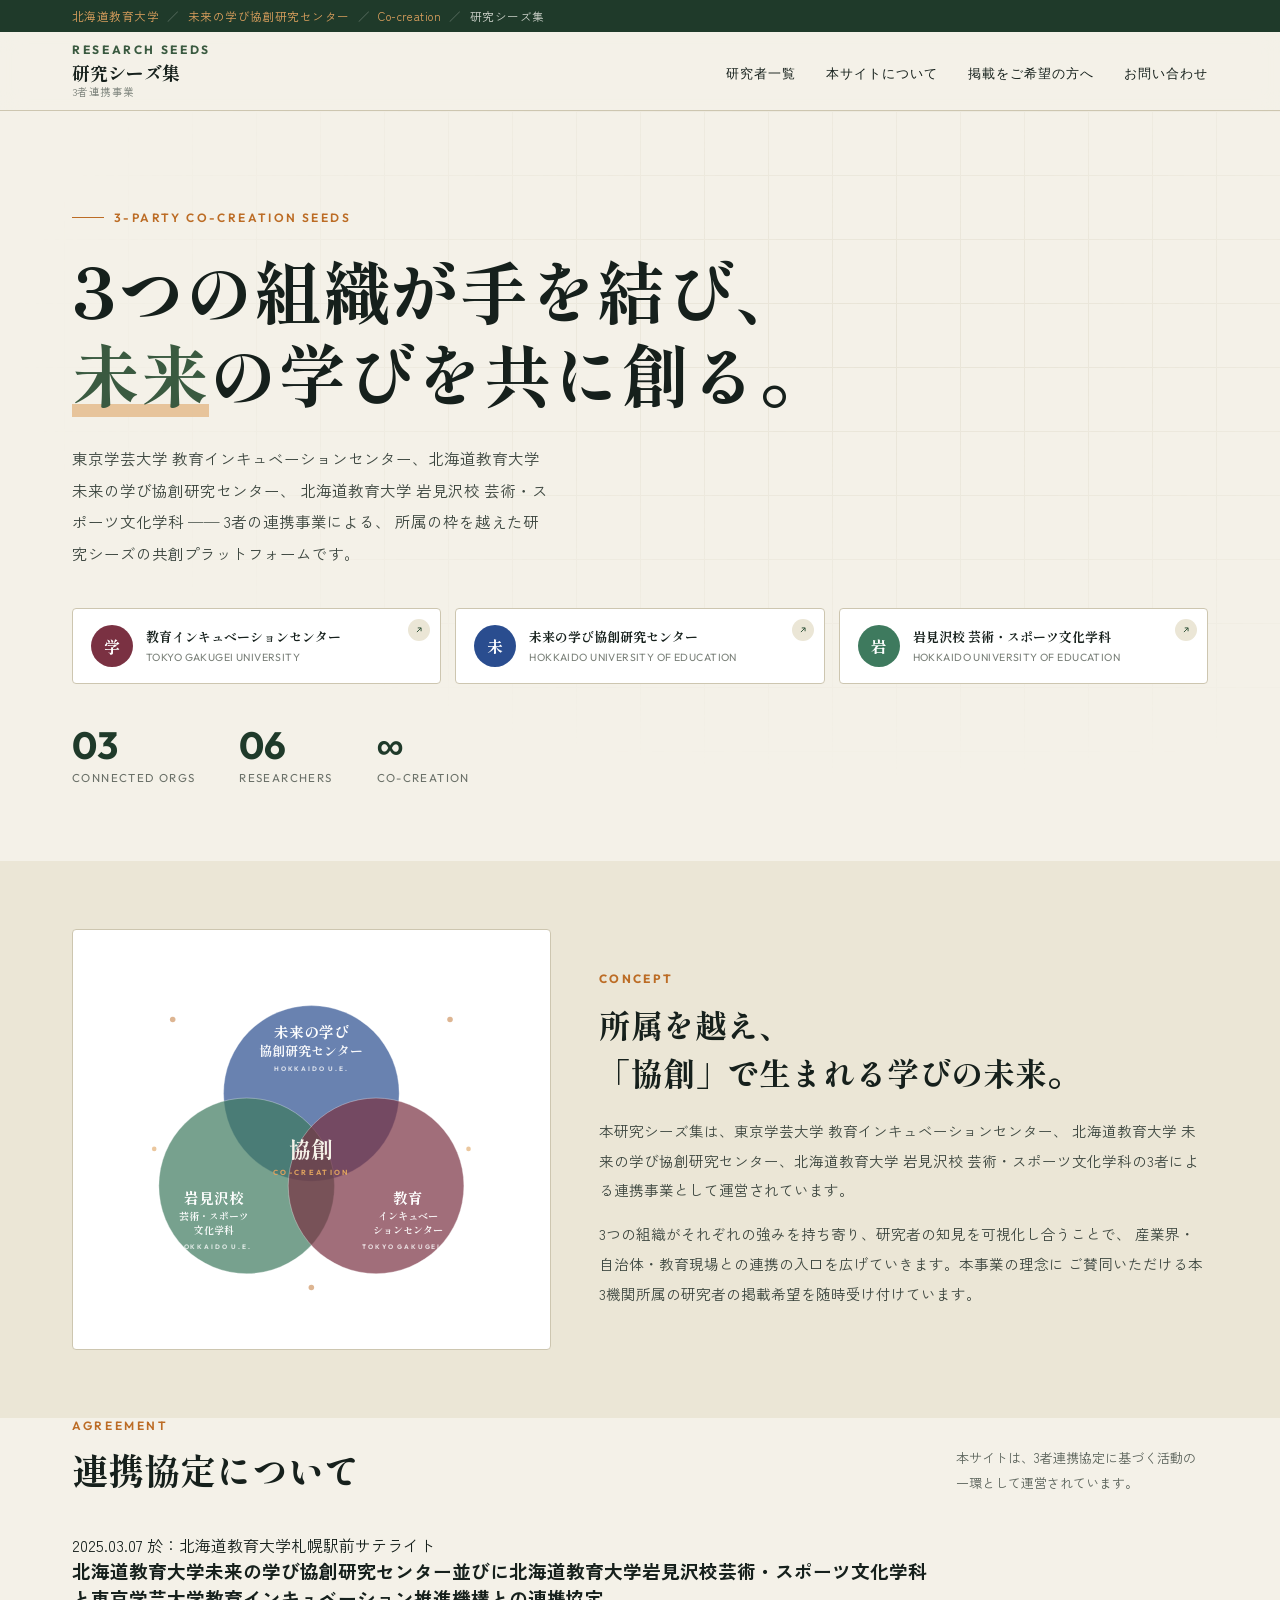
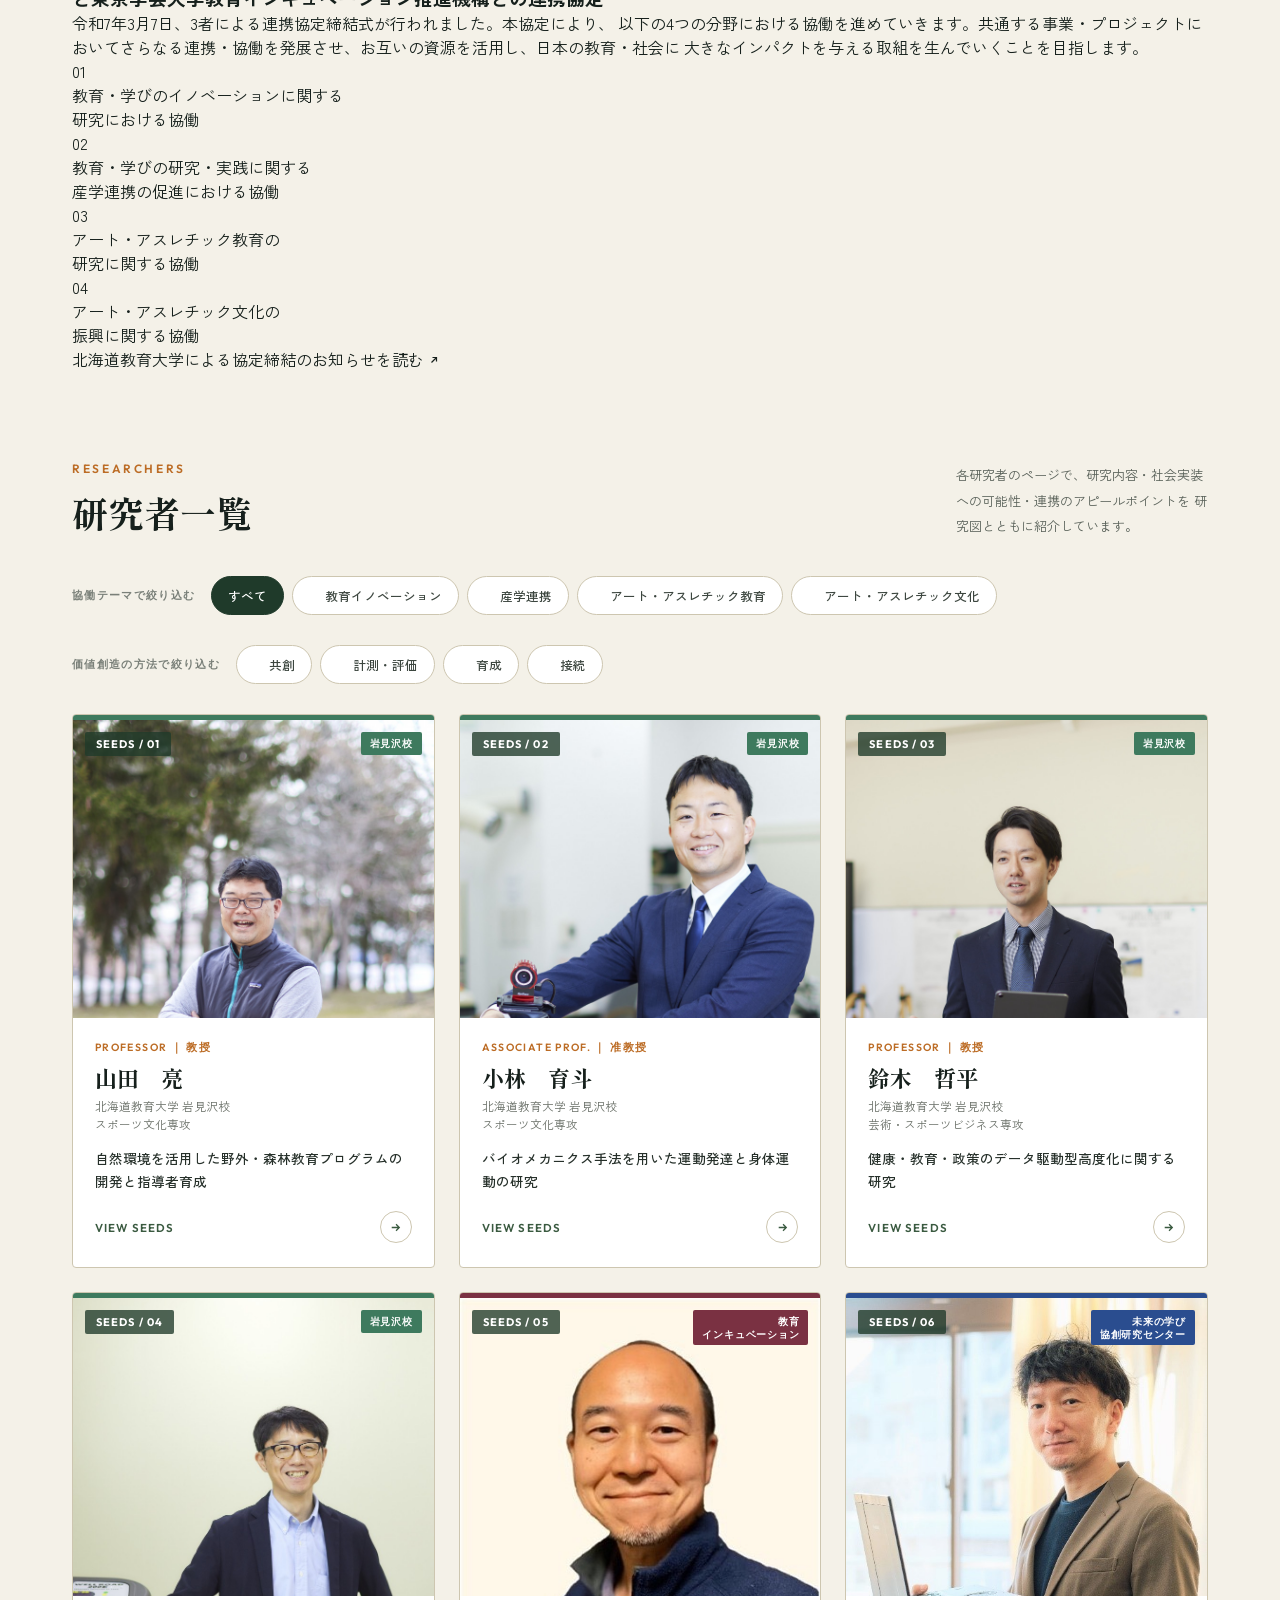
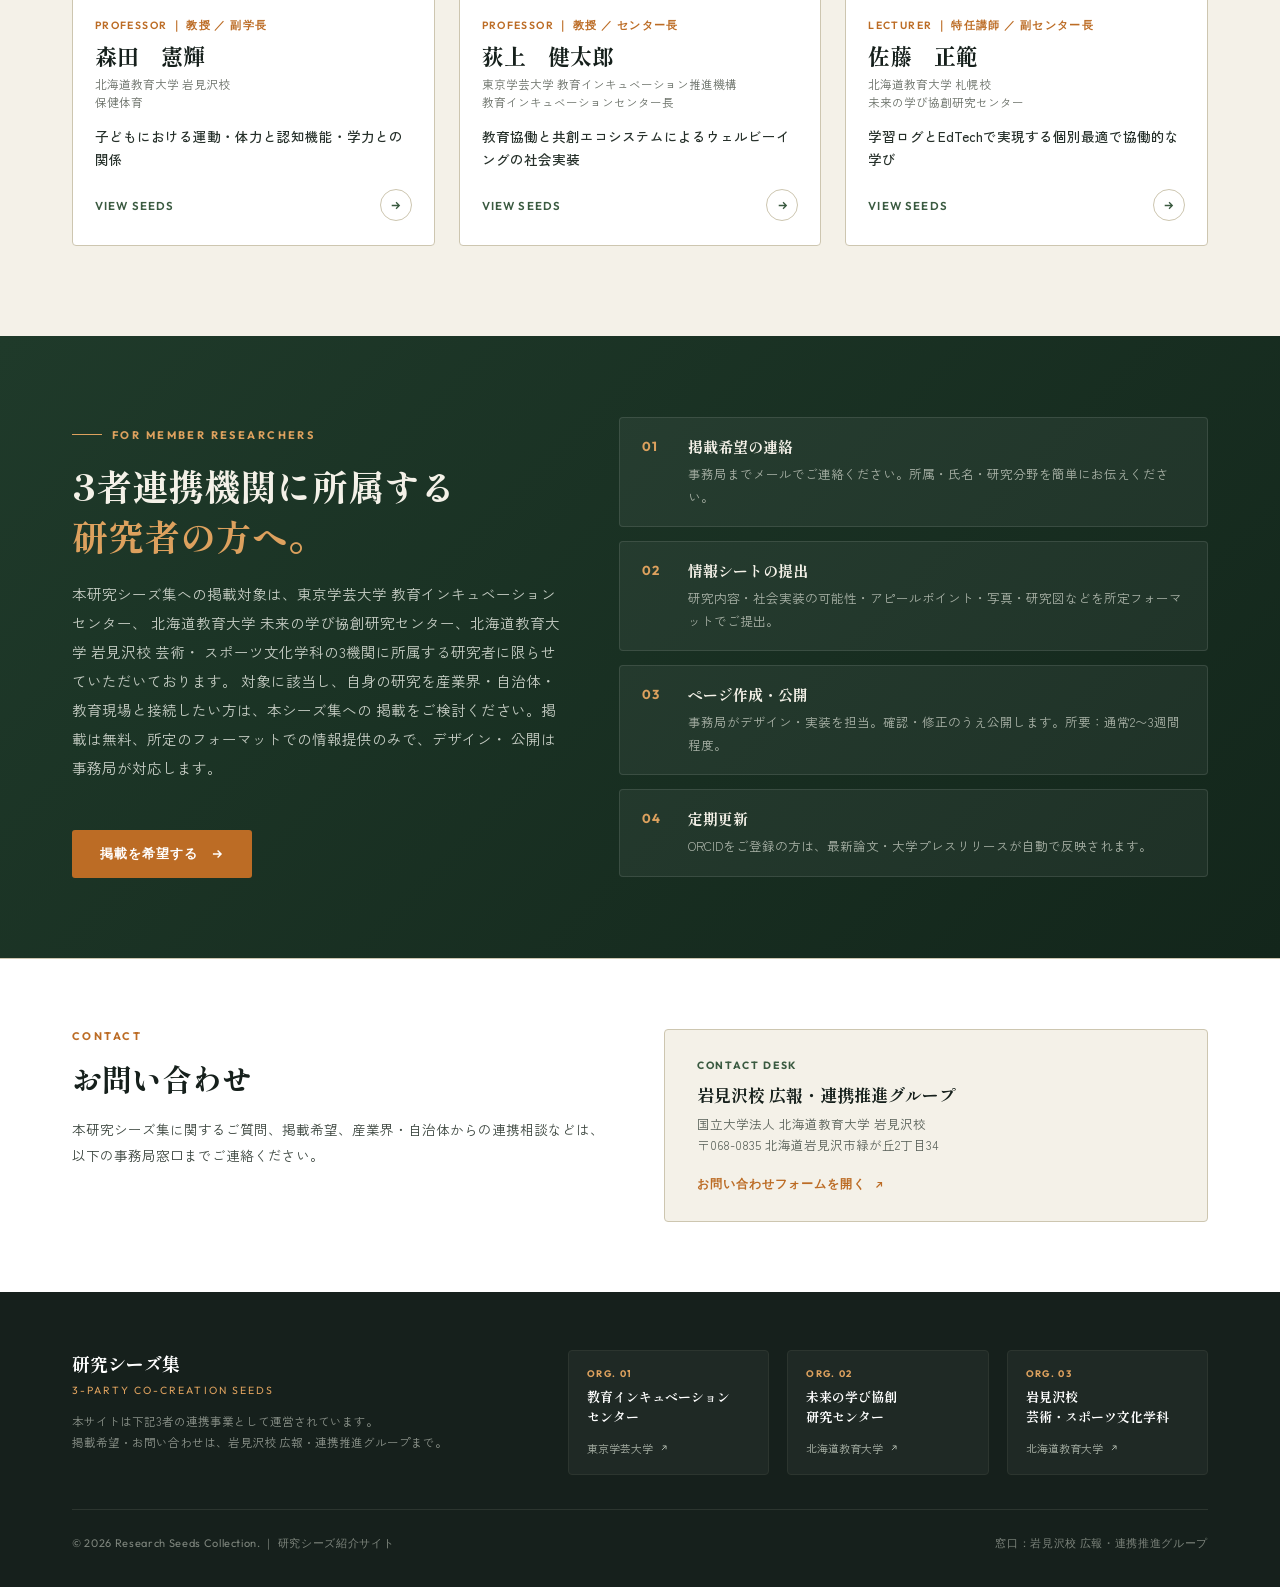
<file: index.html>
<!DOCTYPE html>
<html lang="ja">
<head>
<meta charset="UTF-8">
<meta name="viewport" content="width=device-width, initial-scale=1">
<title>研究シーズ集 ｜ 3者連携事業</title>
<link rel="preconnect" href="https://fonts.googleapis.com">
<link rel="preconnect" href="https://fonts.gstatic.com" crossorigin>
<link href="https://fonts.googleapis.com/css2?family=Zen+Kaku+Gothic+New:wght@400;500;700;900&family=Shippori+Mincho:wght@600;700;800&family=Outfit:wght@300;400;500;600;700&display=swap" rel="stylesheet">
<link rel="stylesheet" href="style.css">
</head>
<body>

<!-- host site breadcrumb -->
<div class="host-bar">
  <div class="wrap">
    <a href="https://www.hokkyodai.ac.jp/" target="_blank" rel="noopener">北海道教育大学</a>
    <span class="sep">／</span>
    <a href="https://www.hokkyodai.ac.jp/mirai/" target="_blank" rel="noopener">未来の学び協創研究センター</a>
    <span class="sep">／</span>
    <a href="https://www.hokkyodai.ac.jp/mirai/co-creation/" target="_blank" rel="noopener">Co-creation</a>
    <span class="sep">／</span>
    <span>研究シーズ集</span>
  </div>
</div>

<header>
<div class="wrap nav">
  <div class="brand">
    <span class="mark">RESEARCH SEEDS</span>
    <span class="jp">研究シーズ集</span>
    <span class="sub">3者連携事業</span>
  </div>
  <ul>
    <li><a href="#researchers">研究者一覧</a></li>
    <li><a href="#concept">本サイトについて</a></li>
    <li><a href="#join">掲載をご希望の方へ</a></li>
    <li><a href="#contact">お問い合わせ</a></li>
  </ul>
</div>
</header>

<!-- HERO -->
<section class="hero">
  <div class="hero-grid"></div>
  <div class="wrap hero-inner">
    <span class="eyebrow">3-PARTY CO-CREATION SEEDS</span>
    <h1>3つの組織が手を結び、<br><span class="accent">未来</span>の学びを共に創る。</h1>
    <p class="lead">
      東京学芸大学 教育インキュベーションセンター、北海道教育大学 未来の学び協創研究センター、
      北海道教育大学 岩見沢校 芸術・スポーツ文化学科 ── 3者の連携事業による、
      所属の枠を越えた研究シーズの共創プラットフォームです。
    </p>

    <div class="tri-orgs">
      <a class="org-chip o3" href="https://www.u-gakugei.ac.jp/" target="_blank" rel="noopener">
        <div class="ico">学</div>
        <div class="name">
          <div class="ja">教育インキュベーションセンター</div>
          <div class="univ">TOKYO GAKUGEI UNIVERSITY</div>
        </div>
        <span class="ext" aria-label="外部リンク"><svg width="10" height="10" viewBox="0 0 24 24" fill="none" stroke-width="2.4"><path d="M7 17L17 7M9 7h8v8"/></svg></span>
      </a>
      <a class="org-chip o1" href="https://www.hokkyodai.ac.jp/mirai/" target="_blank" rel="noopener">
        <div class="ico">未</div>
        <div class="name">
          <div class="ja">未来の学び協創研究センター</div>
          <div class="univ">HOKKAIDO UNIVERSITY OF EDUCATION</div>
        </div>
        <span class="ext" aria-label="外部リンク"><svg width="10" height="10" viewBox="0 0 24 24" fill="none" stroke-width="2.4"><path d="M7 17L17 7M9 7h8v8"/></svg></span>
      </a>
      <a class="org-chip o2" href="https://www.hokkyodai.ac.jp/iwa/" target="_blank" rel="noopener">
        <div class="ico">岩</div>
        <div class="name">
          <div class="ja">岩見沢校 芸術・スポーツ文化学科</div>
          <div class="univ">HOKKAIDO UNIVERSITY OF EDUCATION</div>
        </div>
        <span class="ext" aria-label="外部リンク"><svg width="10" height="10" viewBox="0 0 24 24" fill="none" stroke-width="2.4"><path d="M7 17L17 7M9 7h8v8"/></svg></span>
      </a>
    </div>

    <div class="hero-stats">
      <div class="stat"><div class="num">03</div><div class="lab">CONNECTED ORGS</div></div>
      <div class="stat"><div class="num">06</div><div class="lab">RESEARCHERS</div></div>
      <div class="stat"><div class="num">∞</div><div class="lab">CO-CREATION</div></div>
    </div>
  </div>
</section>

<!-- CONCEPT -->
<section class="concept" id="concept">
  <div class="wrap concept-grid">
    <div class="concept-art reveal">
      <svg viewBox="0 0 420 380" xmlns="http://www.w3.org/2000/svg">
        <circle cx="60"  cy="60"  r="3" fill="#bc6c25" opacity=".5"/>
        <circle cx="360" cy="60"  r="3" fill="#bc6c25" opacity=".5"/>
        <circle cx="210" cy="350" r="3" fill="#bc6c25" opacity=".5"/>
        <circle cx="40"  cy="200" r="2.5" fill="#dda15e" opacity=".6"/>
        <circle cx="380" cy="200" r="2.5" fill="#dda15e" opacity=".6"/>

        <circle cx="210" cy="140" r="95" fill="#2a4d8f" opacity="0.7"/>
        <circle cx="210" cy="140" r="95" fill="none" stroke="#fff" stroke-width="1" opacity=".35"/>
        <circle cx="140" cy="240" r="95" fill="#3e7a5e" opacity="0.7"/>
        <circle cx="140" cy="240" r="95" fill="none" stroke="#fff" stroke-width="1" opacity=".35"/>
        <circle cx="280" cy="240" r="95" fill="#7a3142" opacity="0.7"/>
        <circle cx="280" cy="240" r="95" fill="none" stroke="#fff" stroke-width="1" opacity=".35"/>

        <text x="210" y="80" text-anchor="middle"
              font-family="Shippori Mincho" font-size="16" font-weight="800" fill="#fff">未来の学び</text>
        <text x="210" y="100" text-anchor="middle"
              font-family="Shippori Mincho" font-size="14" font-weight="700" fill="#fff" opacity=".95">協創研究センター</text>
        <text x="210" y="116" text-anchor="middle"
              font-family="Outfit" font-size="7" font-weight="700" fill="#fff" letter-spacing="2" opacity=".75">HOKKAIDO U.E.</text>

        <text x="105" y="260" text-anchor="middle"
              font-family="Shippori Mincho" font-size="16" font-weight="800" fill="#fff">岩見沢校</text>
        <text x="105" y="277" text-anchor="middle"
              font-family="Shippori Mincho" font-size="10.5" font-weight="700" fill="#fff" opacity=".95">芸術・スポーツ</text>
        <text x="105" y="292" text-anchor="middle"
              font-family="Shippori Mincho" font-size="10.5" font-weight="700" fill="#fff" opacity=".95">文化学科</text>
        <text x="105" y="308" text-anchor="middle"
              font-family="Outfit" font-size="7" font-weight="700" fill="#fff" letter-spacing="2" opacity=".75">HOKKAIDO U.E.</text>

        <text x="315" y="260" text-anchor="middle"
              font-family="Shippori Mincho" font-size="16" font-weight="800" fill="#fff">教育</text>
        <text x="315" y="277" text-anchor="middle"
              font-family="Shippori Mincho" font-size="11" font-weight="700" fill="#fff" opacity=".95">インキュベー</text>
        <text x="315" y="292" text-anchor="middle"
              font-family="Shippori Mincho" font-size="11" font-weight="700" fill="#fff" opacity=".95">ションセンター</text>
        <text x="315" y="308" text-anchor="middle"
              font-family="Outfit" font-size="7" font-weight="700" fill="#fff" letter-spacing="2" opacity=".75">TOKYO GAKUGEI U.</text>

        <text x="210" y="210" text-anchor="middle"
              font-family="Shippori Mincho" font-size="24" font-weight="800" fill="#f4f1e8">協創</text>
        <text x="210" y="228" text-anchor="middle"
              font-family="Outfit" font-size="8" font-weight="700" fill="#dda15e" letter-spacing="2.5">CO-CREATION</text>
      </svg>
    </div>
    <div class="concept-text reveal">
      <div class="ev">CONCEPT</div>
      <h2>所属を越え、<br>「協創」で生まれる学びの未来。</h2>
      <p>
        本研究シーズ集は、東京学芸大学 教育インキュベーションセンター、
        北海道教育大学 未来の学び協創研究センター、北海道教育大学 岩見沢校
        芸術・スポーツ文化学科の3者による連携事業として運営されています。
      </p>
      <p>
        3つの組織がそれぞれの強みを持ち寄り、研究者の知見を可視化し合うことで、
        産業界・自治体・教育現場との連携の入口を広げていきます。本事業の理念に
        ご賛同いただける本3機関所属の研究者の掲載希望を随時受け付けています。
      </p>
    </div>
  </div>
</section>


<!-- AGREEMENT -->
<section class="agreement" id="agreement">
  <div class="wrap">
    <div class="sec-head">
      <div class="t">
        <div class="en">AGREEMENT</div>
        <div class="jp">連携協定について</div>
      </div>
      <p class="desc">
        本サイトは、3者連携協定に基づく活動の一環として運営されています。
      </p>
    </div>

    <div class="agreement-card reveal">
      <div class="ag-meta">
        <span class="ag-date">2025.03.07</span>
        <span class="ag-place">於：北海道教育大学札幌駅前サテライト</span>
      </div>
      <h3 class="ag-title">北海道教育大学未来の学び協創研究センター並びに北海道教育大学岩見沢校芸術・スポーツ文化学科<br>と東京学芸大学教育インキュベーション推進機構との連携協定</h3>
      <p class="ag-body">
        令和7年3月7日、3者による連携協定締結式が行われました。本協定により、
        以下の4つの分野における協働を進めていきます。共通する事業・プロジェクトに
        おいてさらなる連携・協働を発展させ、お互いの資源を活用し、日本の教育・社会に
        大きなインパクトを与える取組を生んでいくことを目指します。
      </p>

      <div class="ag-areas">
        <div class="ag-area">
          <span class="ag-n">01</span>
          <div class="ag-t">教育・学びのイノベーションに関する<br>研究における協働</div>
        </div>
        <div class="ag-area">
          <span class="ag-n">02</span>
          <div class="ag-t">教育・学びの研究・実践に関する<br>産学連携の促進における協働</div>
        </div>
        <div class="ag-area">
          <span class="ag-n">03</span>
          <div class="ag-t">アート・アスレチック教育の<br>研究に関する協働</div>
        </div>
        <div class="ag-area">
          <span class="ag-n">04</span>
          <div class="ag-t">アート・アスレチック文化の<br>振興に関する協働</div>
        </div>
      </div>

      <a class="ag-link" href="https://www.hokkyodai.ac.jp/info_topics_hue/honbu/detail/20296.html" target="_blank" rel="noopener">
        北海道教育大学による協定締結のお知らせを読む
        <svg width="12" height="12" viewBox="0 0 24 24" fill="none" stroke="currentColor" stroke-width="2.4"><path d="M7 17L17 7M9 7h8v8"/></svg>
      </a>
    </div>
  </div>
</section>

<!-- RESEARCHERS -->
<section class="section" id="researchers">
  <div class="wrap">
    <div class="sec-head">
      <div class="t">
        <div class="en">RESEARCHERS</div>
        <div class="jp">研究者一覧</div>
      </div>
      <p class="desc">
        各研究者のページで、研究内容・社会実装への可能性・連携のアピールポイントを
        研究図とともに紹介しています。
      </p>
    </div>

    <div class="filters-wrap reveal">
      <div class="filters">
        <span class="fl">協働テーマで絞り込む</span>
        <button class="fbtn active" data-f="all">すべて</button>
        <button class="fbtn" data-f="t-edu"><span class="dot dot-t1"></span>教育イノベーション</button>
        <button class="fbtn" data-f="t-ind"><span class="dot dot-t2"></span>産学連携</button>
        <button class="fbtn" data-f="t-aae"><span class="dot dot-t3"></span>アート・アスレチック教育</button>
        <button class="fbtn" data-f="t-aac"><span class="dot dot-t4"></span>アート・アスレチック文化</button>
      </div>
      <div class="filters">
        <span class="fl">価値創造の方法で絞り込む</span>
        <button class="fbtn vbtn" data-f="v-co"><span class="dot dot-v1"></span>共創</button>
        <button class="fbtn vbtn" data-f="v-me"><span class="dot dot-v2"></span>計測・評価</button>
        <button class="fbtn vbtn" data-f="v-cu"><span class="dot dot-v3"></span>育成</button>
        <button class="fbtn vbtn" data-f="v-cn"><span class="dot dot-v4"></span>接続</button>
      </div>
    </div>

    <div class="cards">

      <!-- Yamada: アート・アスレチック教育, アート・アスレチック文化 / 育成, 接続 -->
      <a class="card reveal" data-tags="t-aae t-aac v-cu v-cn" href="yamada.html">
        <div class="card-univ-bar" style="background:#3e7a5e"></div>
        <div class="card-photo">
          <img src="assets/yamada.jpg" alt="山田 亮">
          <span class="card-no">SEEDS / 01</span>
          <span class="card-univ-badge" style="background:#3e7a5e">岩見沢校</span>
          <div class="card-tagrow">
            <span class="ctag t-aae">アート・アスレチック教育</span>
            <span class="ctag t-aac">アート・アスレチック文化</span>
            <span class="ctag v-cu">育成</span>
            <span class="ctag v-cn">接続</span>
          </div>
        </div>
        <div class="card-body">
          <div class="card-role">PROFESSOR ｜ 教授</div>
          <div class="card-name">山田　亮</div>
          <div class="card-affil">北海道教育大学 岩見沢校<br>スポーツ文化専攻</div>
          <div class="card-title">自然環境を活用した野外・森林教育プログラムの開発と指導者育成</div>
          <div class="card-link">
            <span>VIEW SEEDS</span>
            <span class="arr"><svg width="13" height="13" viewBox="0 0 24 24" fill="none" stroke-width="2.4"><path d="M5 12h14M13 6l6 6-6 6"/></svg></span>
          </div>
        </div>
      </a>

      <!-- Kobayashi: アート・アスレチック教育, 教育イノベーション / 計測・評価, 育成 -->
      <a class="card reveal" data-tags="t-aae t-edu v-me v-cu" href="kobayashi.html">
        <div class="card-univ-bar" style="background:#3e7a5e"></div>
        <div class="card-photo">
          <img src="assets/kobayashi.jpg" alt="小林 育斗">
          <span class="card-no">SEEDS / 02</span>
          <span class="card-univ-badge" style="background:#3e7a5e">岩見沢校</span>
          <div class="card-tagrow">
            <span class="ctag t-aae">アート・アスレチック教育</span>
            <span class="ctag t-edu">教育イノベーション</span>
            <span class="ctag v-me">計測・評価</span>
            <span class="ctag v-cu">育成</span>
          </div>
        </div>
        <div class="card-body">
          <div class="card-role">ASSOCIATE PROF. ｜ 准教授</div>
          <div class="card-name">小林　育斗</div>
          <div class="card-affil">北海道教育大学 岩見沢校<br>スポーツ文化専攻</div>
          <div class="card-title">バイオメカニクス手法を用いた運動発達と身体運動の研究</div>
          <div class="card-link">
            <span>VIEW SEEDS</span>
            <span class="arr"><svg width="13" height="13" viewBox="0 0 24 24" fill="none" stroke-width="2.4"><path d="M5 12h14M13 6l6 6-6 6"/></svg></span>
          </div>
        </div>
      </a>

      <!-- Suzuki: 教育イノベーション, 産学連携 / 計測・評価, 接続 -->
      <a class="card reveal" data-tags="t-edu t-ind v-me v-cn" href="suzuki.html">
        <div class="card-univ-bar" style="background:#3e7a5e"></div>
        <div class="card-photo">
          <img src="assets/suzuki.jpg" alt="鈴木 哲平">
          <span class="card-no">SEEDS / 03</span>
          <span class="card-univ-badge" style="background:#3e7a5e">岩見沢校</span>
          <div class="card-tagrow">
            <span class="ctag t-edu">教育イノベーション</span>
            <span class="ctag t-ind">産学連携</span>
            <span class="ctag v-me">計測・評価</span>
            <span class="ctag v-cn">接続</span>
          </div>
        </div>
        <div class="card-body">
          <div class="card-role">PROFESSOR ｜ 教授</div>
          <div class="card-name">鈴木　哲平</div>
          <div class="card-affil">北海道教育大学 岩見沢校<br>芸術・スポーツビジネス専攻</div>
          <div class="card-title">健康・教育・政策のデータ駆動型高度化に関する研究</div>
          <div class="card-link">
            <span>VIEW SEEDS</span>
            <span class="arr"><svg width="13" height="13" viewBox="0 0 24 24" fill="none" stroke-width="2.4"><path d="M5 12h14M13 6l6 6-6 6"/></svg></span>
          </div>
        </div>
      </a>

      <!-- Morita: 教育イノベーション, アート・アスレチック教育 / 計測・評価, 育成 -->
      <a class="card reveal" data-tags="t-edu t-aae v-me v-cu" href="morita.html">
        <div class="card-univ-bar" style="background:#3e7a5e"></div>
        <div class="card-photo">
          <img src="assets/morita.jpg" alt="森田 憲輝">
          <span class="card-no">SEEDS / 04</span>
          <span class="card-univ-badge" style="background:#3e7a5e">岩見沢校</span>
          <div class="card-tagrow">
            <span class="ctag t-edu">教育イノベーション</span>
            <span class="ctag t-aae">アート・アスレチック教育</span>
            <span class="ctag v-me">計測・評価</span>
            <span class="ctag v-cu">育成</span>
          </div>
        </div>
        <div class="card-body">
          <div class="card-role">PROFESSOR ｜ 教授 ／ 副学長</div>
          <div class="card-name">森田　憲輝</div>
          <div class="card-affil">北海道教育大学 岩見沢校<br>保健体育</div>
          <div class="card-title">子どもにおける運動・体力と認知機能・学力との関係</div>
          <div class="card-link">
            <span>VIEW SEEDS</span>
            <span class="arr"><svg width="13" height="13" viewBox="0 0 24 24" fill="none" stroke-width="2.4"><path d="M5 12h14M13 6l6 6-6 6"/></svg></span>
          </div>
        </div>
      </a>

      <!-- Ogiue: 教育イノベーション, 産学連携 / 共創, 育成, 接続 -->
      <a class="card reveal" data-tags="t-edu t-ind v-co v-cu v-cn" href="ogiue.html">
        <div class="card-univ-bar" style="background:#7a3142"></div>
        <div class="card-photo">
          <img src="assets/ogiue.jpg" alt="荻上 健太郎">
          <span class="card-no">SEEDS / 05</span>
          <span class="card-univ-badge" style="background:#7a3142">教育<br>インキュベーション</span>
          <div class="card-tagrow">
            <span class="ctag t-edu">教育イノベーション</span>
            <span class="ctag t-ind">産学連携</span>
            <span class="ctag v-co">共創</span>
            <span class="ctag v-cu">育成</span>
            <span class="ctag v-cn">接続</span>
          </div>
        </div>
        <div class="card-body">
          <div class="card-role">PROFESSOR ｜ 教授 ／ センター長</div>
          <div class="card-name">荻上　健太郎</div>
          <div class="card-affil">東京学芸大学 教育インキュベーション推進機構<br>教育インキュベーションセンター長</div>
          <div class="card-title">教育協働と共創エコシステムによるウェルビーイングの社会実装</div>
          <div class="card-link">
            <span>VIEW SEEDS</span>
            <span class="arr"><svg width="13" height="13" viewBox="0 0 24 24" fill="none" stroke-width="2.4"><path d="M5 12h14M13 6l6 6-6 6"/></svg></span>
          </div>
        </div>
      </a>

      <!-- Sato: 教育イノベーション, 産学連携 / 共創, 計測・評価, 育成, 接続 -->
      <a class="card reveal" data-tags="t-edu t-ind v-co v-me v-cu v-cn" href="sato.html">
        <div class="card-univ-bar" style="background:#2a4d8f"></div>
        <div class="card-photo">
          <img src="assets/sato.jpg" alt="佐藤 正範">
          <span class="card-no">SEEDS / 06</span>
          <span class="card-univ-badge" style="background:#2a4d8f">未来の学び<br>協創研究センター</span>
          <div class="card-tagrow">
            <span class="ctag t-edu">教育イノベーション</span>
            <span class="ctag t-ind">産学連携</span>
            <span class="ctag v-co">共創</span>
            <span class="ctag v-me">計測・評価</span>
            <span class="ctag v-cu">育成</span>
            <span class="ctag v-cn">接続</span>
          </div>
        </div>
        <div class="card-body">
          <div class="card-role">LECTURER ｜ 特任講師 ／ 副センター長</div>
          <div class="card-name">佐藤　正範</div>
          <div class="card-affil">北海道教育大学 札幌校<br>未来の学び協創研究センター</div>
          <div class="card-title">学習ログとEdTechで実現する個別最適で協働的な学び</div>
          <div class="card-link">
            <span>VIEW SEEDS</span>
            <span class="arr"><svg width="13" height="13" viewBox="0 0 24 24" fill="none" stroke-width="2.4"><path d="M5 12h14M13 6l6 6-6 6"/></svg></span>
          </div>
        </div>
      </a>

    </div>
  </div>
</section>

<!-- RECRUIT / JOIN -->
<section class="recruit" id="join">
  <div class="wrap recruit-grid">
    <div class="reveal">
      <div class="recruit-eyebrow">FOR MEMBER RESEARCHERS</div>
      <h2>3者連携機関に所属する<br><span class="hl">研究者の方へ。</span></h2>
      <p class="lead">
        本研究シーズ集への掲載対象は、東京学芸大学 教育インキュベーションセンター、
        北海道教育大学 未来の学び協創研究センター、北海道教育大学 岩見沢校 芸術・
        スポーツ文化学科の3機関に所属する研究者に限らせていただいております。
        対象に該当し、自身の研究を産業界・自治体・教育現場と接続したい方は、本シーズ集への
        掲載をご検討ください。掲載は無料、所定のフォーマットでの情報提供のみで、デザイン・
        公開は事務局が対応します。
      </p>
      <a href="#contact" class="recruit-cta">
        掲載を希望する
        <svg width="14" height="14" viewBox="0 0 24 24" fill="none" stroke="#fff" stroke-width="2.4">
          <path d="M5 12h14M13 6l6 6-6 6"/>
        </svg>
      </a>
    </div>
    <div class="steps reveal">
      <div class="step">
        <span class="sn">01</span>
        <div>
          <h4>掲載希望の連絡</h4>
          <p>事務局までメールでご連絡ください。所属・氏名・研究分野を簡単にお伝えください。</p>
        </div>
      </div>
      <div class="step">
        <span class="sn">02</span>
        <div>
          <h4>情報シートの提出</h4>
          <p>研究内容・社会実装の可能性・アピールポイント・写真・研究図などを所定フォーマットでご提出。</p>
        </div>
      </div>
      <div class="step">
        <span class="sn">03</span>
        <div>
          <h4>ページ作成・公開</h4>
          <p>事務局がデザイン・実装を担当。確認・修正のうえ公開します。所要：通常2〜3週間程度。</p>
        </div>
      </div>
      <div class="step">
        <span class="sn">04</span>
        <div>
          <h4>定期更新</h4>
          <p>ORCIDをご登録の方は、最新論文・大学プレスリリースが自動で反映されます。</p>
        </div>
      </div>
    </div>
  </div>
</section>

<!-- CONTACT -->
<section class="contact-block" id="contact">
  <div class="wrap contact-grid">
    <div class="reveal">
      <div class="contact-eyebrow">CONTACT</div>
      <h2>お問い合わせ</h2>
      <p>
        本研究シーズ集に関するご質問、掲載希望、産業界・自治体からの連携相談などは、
        以下の事務局窓口までご連絡ください。
      </p>
    </div>
    <div class="contact-card reveal">
      <div class="ck">CONTACT DESK</div>
      <div class="cn">岩見沢校 広報・連携推進グループ</div>
      <div class="ca">
        国立大学法人 北海道教育大学 岩見沢校<br>
        〒068-0835 北海道岩見沢市緑が丘2丁目34
      </div>
      <a class="cl" href="https://www.hokkyodai.ac.jp/iwa/contact/index.html" target="_blank" rel="noopener">
        お問い合わせフォームを開く
        <svg width="12" height="12" viewBox="0 0 24 24" fill="none" stroke="currentColor" stroke-width="2.4"><path d="M7 17L17 7M9 7h8v8"/></svg>
      </a>
    </div>
  </div>
</section>

<!-- FOOTER -->
<footer>
  <div class="wrap">
    <div class="foot-top">
      <div class="foot-brand">
        <div class="jp">研究シーズ集</div>
        <div class="en">3-PARTY CO-CREATION SEEDS</div>
        <div class="meta">
          本サイトは下記3者の連携事業として運営されています。<br>
          掲載希望・お問い合わせは、岩見沢校 広報・連携推進グループまで。
        </div>
      </div>
      <div class="foot-orgs">
        <div class="foot-org">
          <div class="lk">ORG. 01</div>
          <div class="ln">教育インキュベーション<br>センター</div>
          <a href="https://www.u-gakugei.ac.jp/" target="_blank" rel="noopener">
            東京学芸大学
            <svg width="10" height="10" viewBox="0 0 24 24" fill="none" stroke="currentColor" stroke-width="2.4"><path d="M7 17L17 7M9 7h8v8"/></svg>
          </a>
        </div>
        <div class="foot-org">
          <div class="lk">ORG. 02</div>
          <div class="ln">未来の学び協創<br>研究センター</div>
          <a href="https://www.hokkyodai.ac.jp/mirai/" target="_blank" rel="noopener">
            北海道教育大学
            <svg width="10" height="10" viewBox="0 0 24 24" fill="none" stroke="currentColor" stroke-width="2.4"><path d="M7 17L17 7M9 7h8v8"/></svg>
          </a>
        </div>
        <div class="foot-org">
          <div class="lk">ORG. 03</div>
          <div class="ln">岩見沢校<br>芸術・スポーツ文化学科</div>
          <a href="https://www.hokkyodai.ac.jp/iwa/" target="_blank" rel="noopener">
            北海道教育大学
            <svg width="10" height="10" viewBox="0 0 24 24" fill="none" stroke="currentColor" stroke-width="2.4"><path d="M7 17L17 7M9 7h8v8"/></svg>
          </a>
        </div>
      </div>
    </div>
    <div class="foot-bottom">
      <span>© 2026 Research Seeds Collection. ｜ 研究シーズ紹介サイト</span>
      <span>窓口：岩見沢校 広報・連携推進グループ</span>
    </div>
  </div>
</footer>

<script>
const io=new IntersectionObserver(es=>{
  es.forEach(e=>{if(e.isIntersecting){e.target.classList.add('in');io.unobserve(e.target)}});
},{threshold:.14});
document.querySelectorAll('.reveal').forEach((el,i)=>{
  el.style.transitionDelay=(i%3)*0.08+'s';
  io.observe(el);
});

const btns=document.querySelectorAll('.fbtn');
const cards=document.querySelectorAll('.card');
let activeTag = 'all';

btns.forEach(b=>b.addEventListener('click',()=>{
  if(b.classList.contains('active') && b.dataset.f !== 'all'){
    btns.forEach(x=>x.classList.remove('active'));
    document.querySelector('.fbtn[data-f="all"]').classList.add('active');
    activeTag = 'all';
  } else {
    btns.forEach(x=>x.classList.remove('active'));
    b.classList.add('active');
    activeTag = b.dataset.f;
  }
  cards.forEach(c=>{
    const tags = (c.dataset.tags || '').split(' ');
    if(activeTag === 'all' || tags.includes(activeTag)){
      c.classList.remove('hidden');
    } else {
      c.classList.add('hidden');
    }
  });
}));
</script>
</body>
</html>
</file>
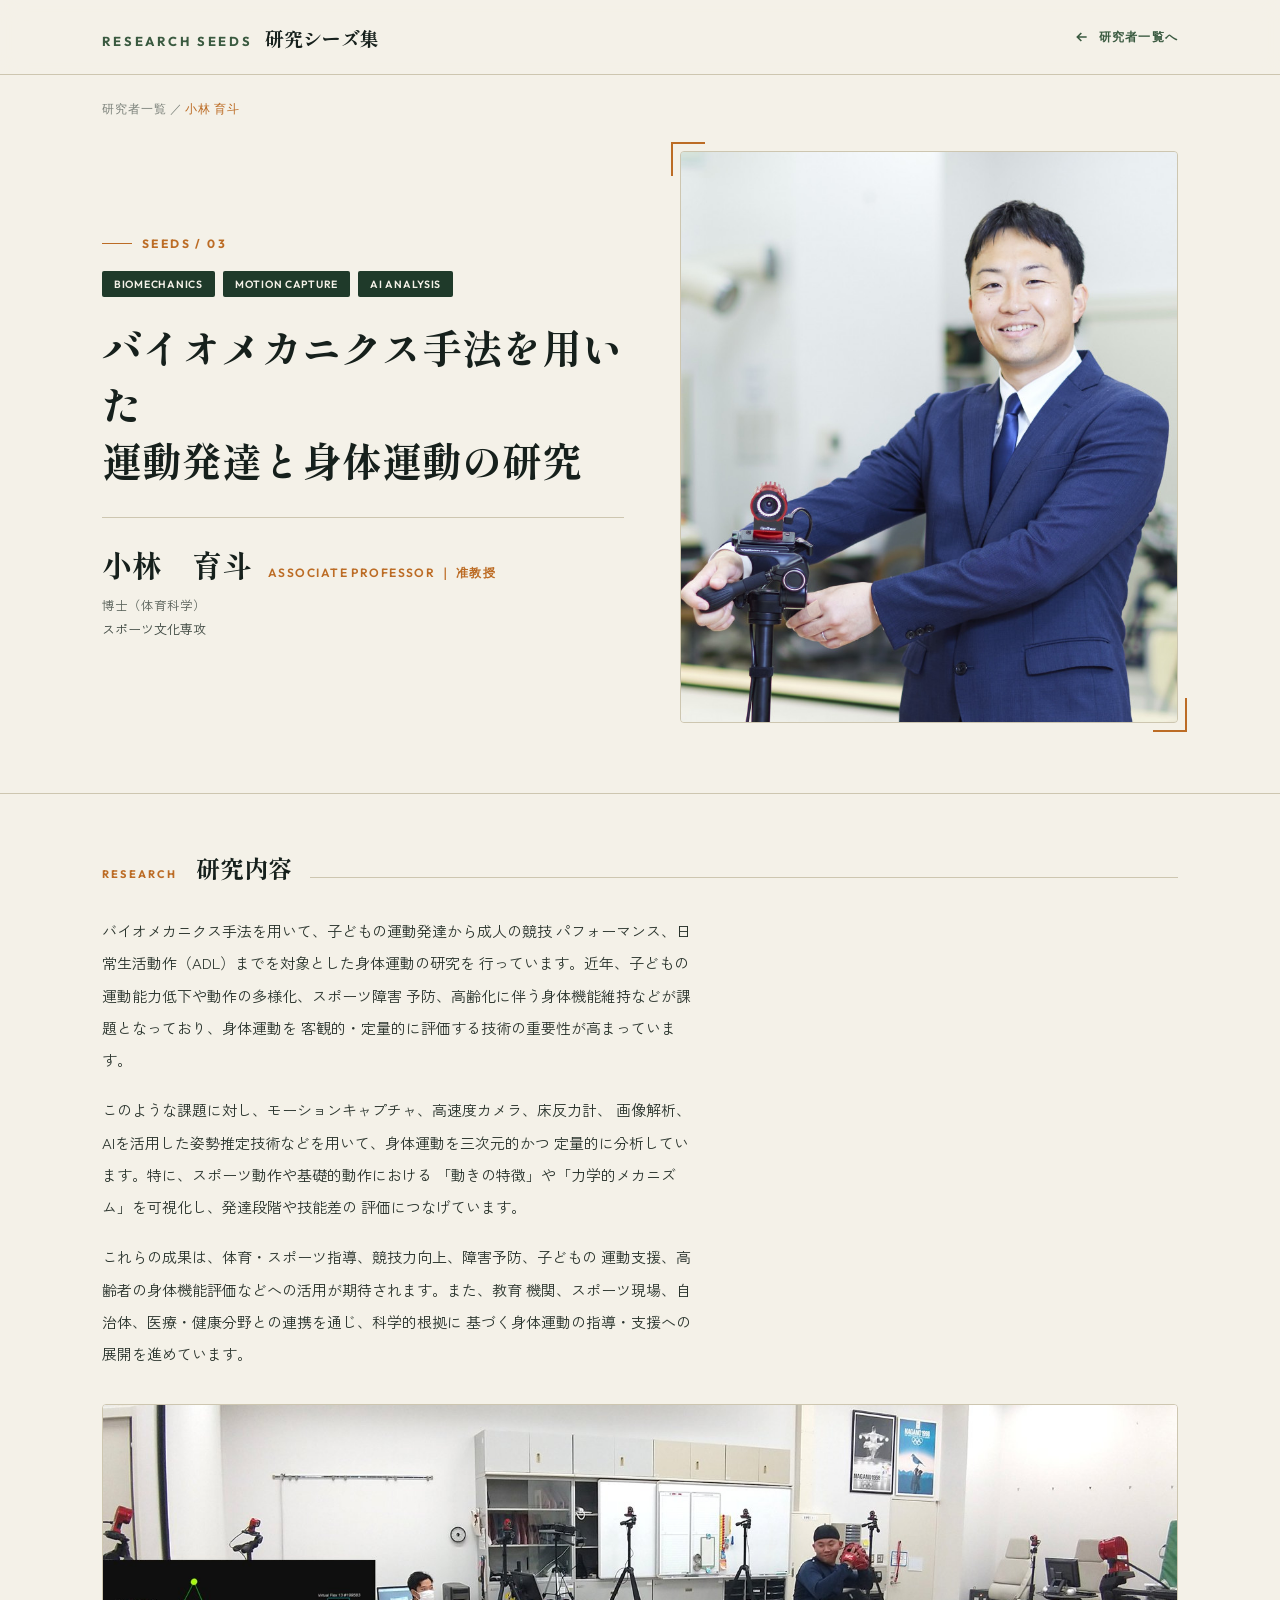
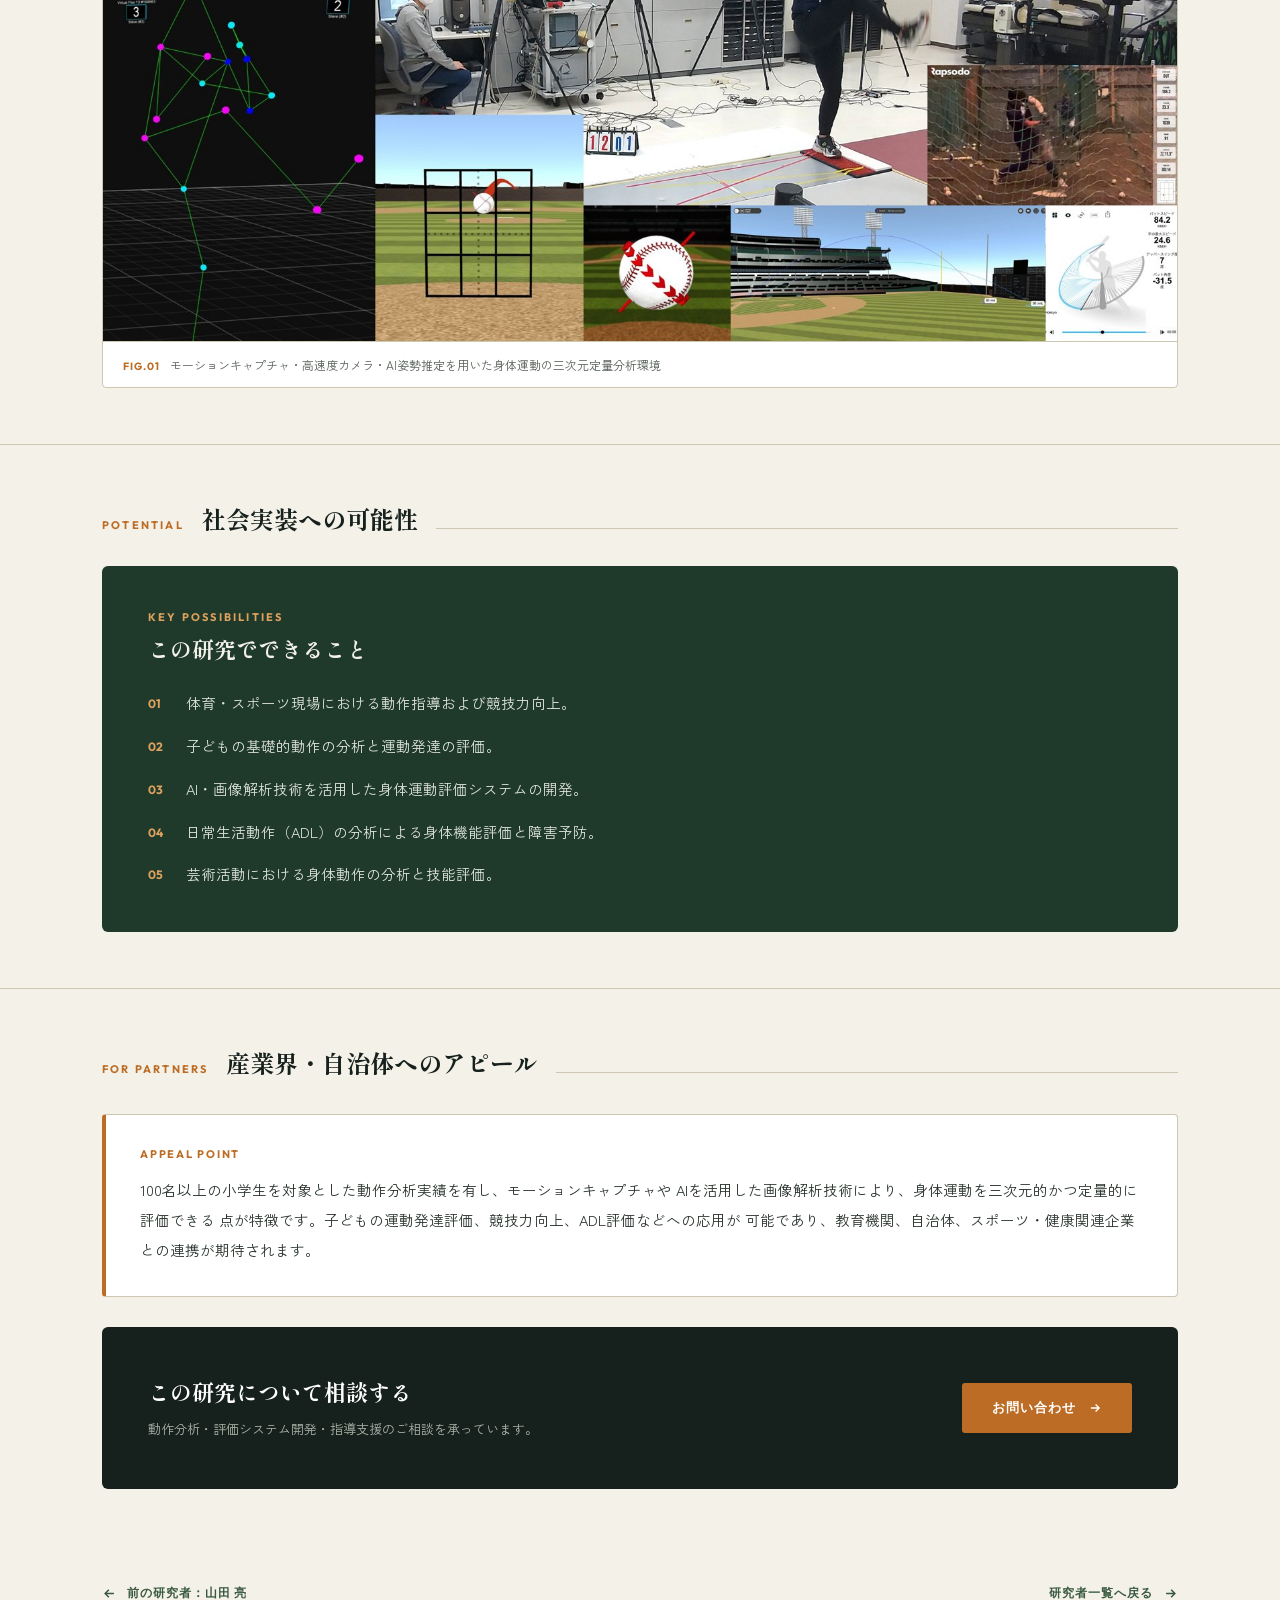
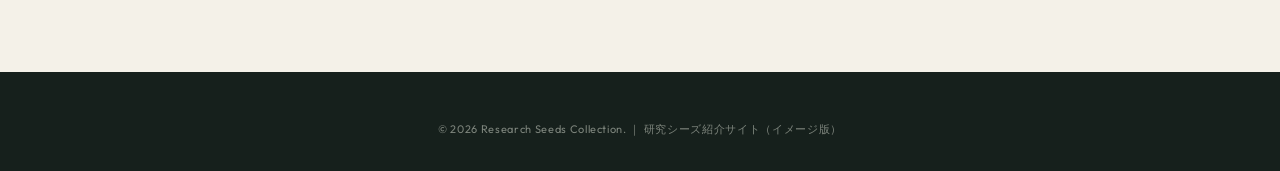
<file: kobayashi.html>
<!DOCTYPE html>
<html lang="ja">
<head>
<meta charset="UTF-8">
<meta name="viewport" content="width=device-width, initial-scale=1">
<title>小林 育斗 ｜ 研究シーズ集</title>
<link rel="preconnect" href="https://fonts.googleapis.com">
<link rel="preconnect" href="https://fonts.gstatic.com" crossorigin>
<link href="https://fonts.googleapis.com/css2?family=Zen+Kaku+Gothic+New:wght@400;500;700;900&family=Shippori+Mincho:wght@600;700;800&family=Outfit:wght@300;400;500;600;700&display=swap" rel="stylesheet">
<link rel="stylesheet" href="researcher.css">
</head>
<body>

<header>
<div class="wrap nav">
  <a class="brand" href="index.html">
    <span class="mark">RESEARCH SEEDS</span>
    <span class="jp">研究シーズ集</span>
  </a>
  <a class="back" href="index.html">
    <svg width="16" height="16" viewBox="0 0 24 24" fill="none" stroke-width="2.4">
      <path d="M19 12H5M11 6l-6 6 6 6"/>
    </svg>
    研究者一覧へ
  </a>
</div>
</header>

<div class="wrap">
  <div class="crumb"><a href="index.html">研究者一覧</a> ／ <span>小林 育斗</span></div>
</div>

<!-- HERO -->
<section class="r-hero">
  <div class="wrap r-hero-grid">
    <div class="reveal">
      <div class="r-seedno">SEEDS / 03</div>
      <div class="r-fields">
        <span class="tag">BIOMECHANICS</span>
        <span class="tag">MOTION CAPTURE</span>
        <span class="tag">AI ANALYSIS</span>
      </div>
      <h1 class="r-title">バイオメカニクス手法を用いた<br>運動発達と身体運動の研究</h1>
      <div class="r-name-line">
        <div>
          <div class="r-name">小林　育斗</div>
        </div>
        <div class="r-role">ASSOCIATE PROFESSOR ｜ 准教授</div>
      </div>
      <div class="r-degree">博士（体育科学）</div>
      <div class="r-affil">スポーツ文化専攻</div>
    </div>
    <div class="r-photo reveal">
      <div class="frame">
        <img src="assets/kobayashi.jpg" alt="小林 育斗 准教授">
      </div>
      <span class="corner c1"></span>
      <span class="corner c2"></span>
    </div>
  </div>
</section>

<!-- 研究内容 -->
<section class="block">
  <div class="wrap">
    <div class="block-head reveal">
      <span class="en">RESEARCH</span>
      <span class="jp">研究内容</span>
      <span class="ln"></span>
    </div>
    <div class="body-text reveal">
      <p>
        バイオメカニクス手法を用いて、子どもの運動発達から成人の競技
        パフォーマンス、日常生活動作（ADL）までを対象とした身体運動の研究を
        行っています。近年、子どもの運動能力低下や動作の多様化、スポーツ障害
        予防、高齢化に伴う身体機能維持などが課題となっており、身体運動を
        客観的・定量的に評価する技術の重要性が高まっています。
      </p>
      <p>
        このような課題に対し、モーションキャプチャ、高速度カメラ、床反力計、
        画像解析、AIを活用した姿勢推定技術などを用いて、身体運動を三次元的かつ
        定量的に分析しています。特に、スポーツ動作や基礎的動作における
        「動きの特徴」や「力学的メカニズム」を可視化し、発達段階や技能差の
        評価につなげています。
      </p>
      <p>
        これらの成果は、体育・スポーツ指導、競技力向上、障害予防、子どもの
        運動支援、高齢者の身体機能評価などへの活用が期待されます。また、教育
        機関、スポーツ現場、自治体、医療・健康分野との連携を通じ、科学的根拠に
        基づく身体運動の指導・支援への展開を進めています。
      </p>
    </div>

    <div class="figure reveal">
      <img src="assets/kobayashi_fig1.jpg" alt="モーションキャプチャ・AI画像解析による身体運動の三次元定量分析">
      <div class="cap">
        <b>FIG.01</b>
        モーションキャプチャ・高速度カメラ・AI姿勢推定を用いた身体運動の三次元定量分析環境
      </div>
    </div>
  </div>
</section>

<!-- 社会実装 -->
<section class="block">
  <div class="wrap">
    <div class="block-head reveal">
      <span class="en">POTENTIAL</span>
      <span class="jp">社会実装への可能性</span>
      <span class="ln"></span>
    </div>
    <div class="appeal reveal">
      <div class="ah">KEY POSSIBILITIES</div>
      <div class="aj">この研究でできること</div>
      <ul>
        <li><span class="n">01</span>体育・スポーツ現場における動作指導および競技力向上。</li>
        <li><span class="n">02</span>子どもの基礎的動作の分析と運動発達の評価。</li>
        <li><span class="n">03</span>AI・画像解析技術を活用した身体運動評価システムの開発。</li>
        <li><span class="n">04</span>日常生活動作（ADL）の分析による身体機能評価と障害予防。</li>
        <li><span class="n">05</span>芸術活動における身体動作の分析と技能評価。</li>
      </ul>
    </div>
  </div>
</section>

<!-- アピールポイント -->
<section class="block">
  <div class="wrap">
    <div class="block-head reveal">
      <span class="en">FOR PARTNERS</span>
      <span class="jp">産業界・自治体へのアピール</span>
      <span class="ln"></span>
    </div>
    <div class="pitch reveal">
      <div class="ph">APPEAL POINT</div>
      <p>
        100名以上の小学生を対象とした動作分析実績を有し、モーションキャプチャや
        AIを活用した画像解析技術により、身体運動を三次元的かつ定量的に評価できる
        点が特徴です。子どもの運動発達評価、競技力向上、ADL評価などへの応用が
        可能であり、教育機関、自治体、スポーツ・健康関連企業との連携が期待されます。
      </p>
    </div>

    <div class="cta reveal">
      <div class="ct">
        <h3>この研究について相談する</h3>
        <p>動作分析・評価システム開発・指導支援のご相談を承っています。</p>
      </div>
      <a class="btn" href="index.html#contact">
        お問い合わせ
        <svg width="14" height="14" viewBox="0 0 24 24" fill="none" stroke="#fff" stroke-width="2.4">
          <path d="M5 12h14M13 6l6 6-6 6"/>
        </svg>
      </a>
    </div>
  </div>
</section>

<div class="wrap">
  <div class="prevnext">
    <a class="pn" href="yamada.html">
      <svg width="15" height="15" viewBox="0 0 24 24" fill="none" stroke="currentColor" stroke-width="2.4">
        <path d="M19 12H5M11 6l-6 6 6 6"/>
      </svg>
      前の研究者：山田 亮
    </a>
    <a class="pn" href="index.html">
      研究者一覧へ戻る
      <svg width="15" height="15" viewBox="0 0 24 24" fill="none" stroke="currentColor" stroke-width="2.4">
        <path d="M5 12h14M13 6l6 6-6 6"/>
      </svg>
    </a>
  </div>
</div>

<footer>
  <div class="wrap">
    <div class="foot-bottom">© 2026 Research Seeds Collection. ｜ 研究シーズ紹介サイト（イメージ版）</div>
  </div>
</footer>

<script>
const io=new IntersectionObserver(es=>{
  es.forEach(e=>{if(e.isIntersecting){e.target.classList.add('in');io.unobserve(e.target)}});
},{threshold:.14});
document.querySelectorAll('.reveal').forEach(el=>io.observe(el));
</script>
</body>
</html>
</file>
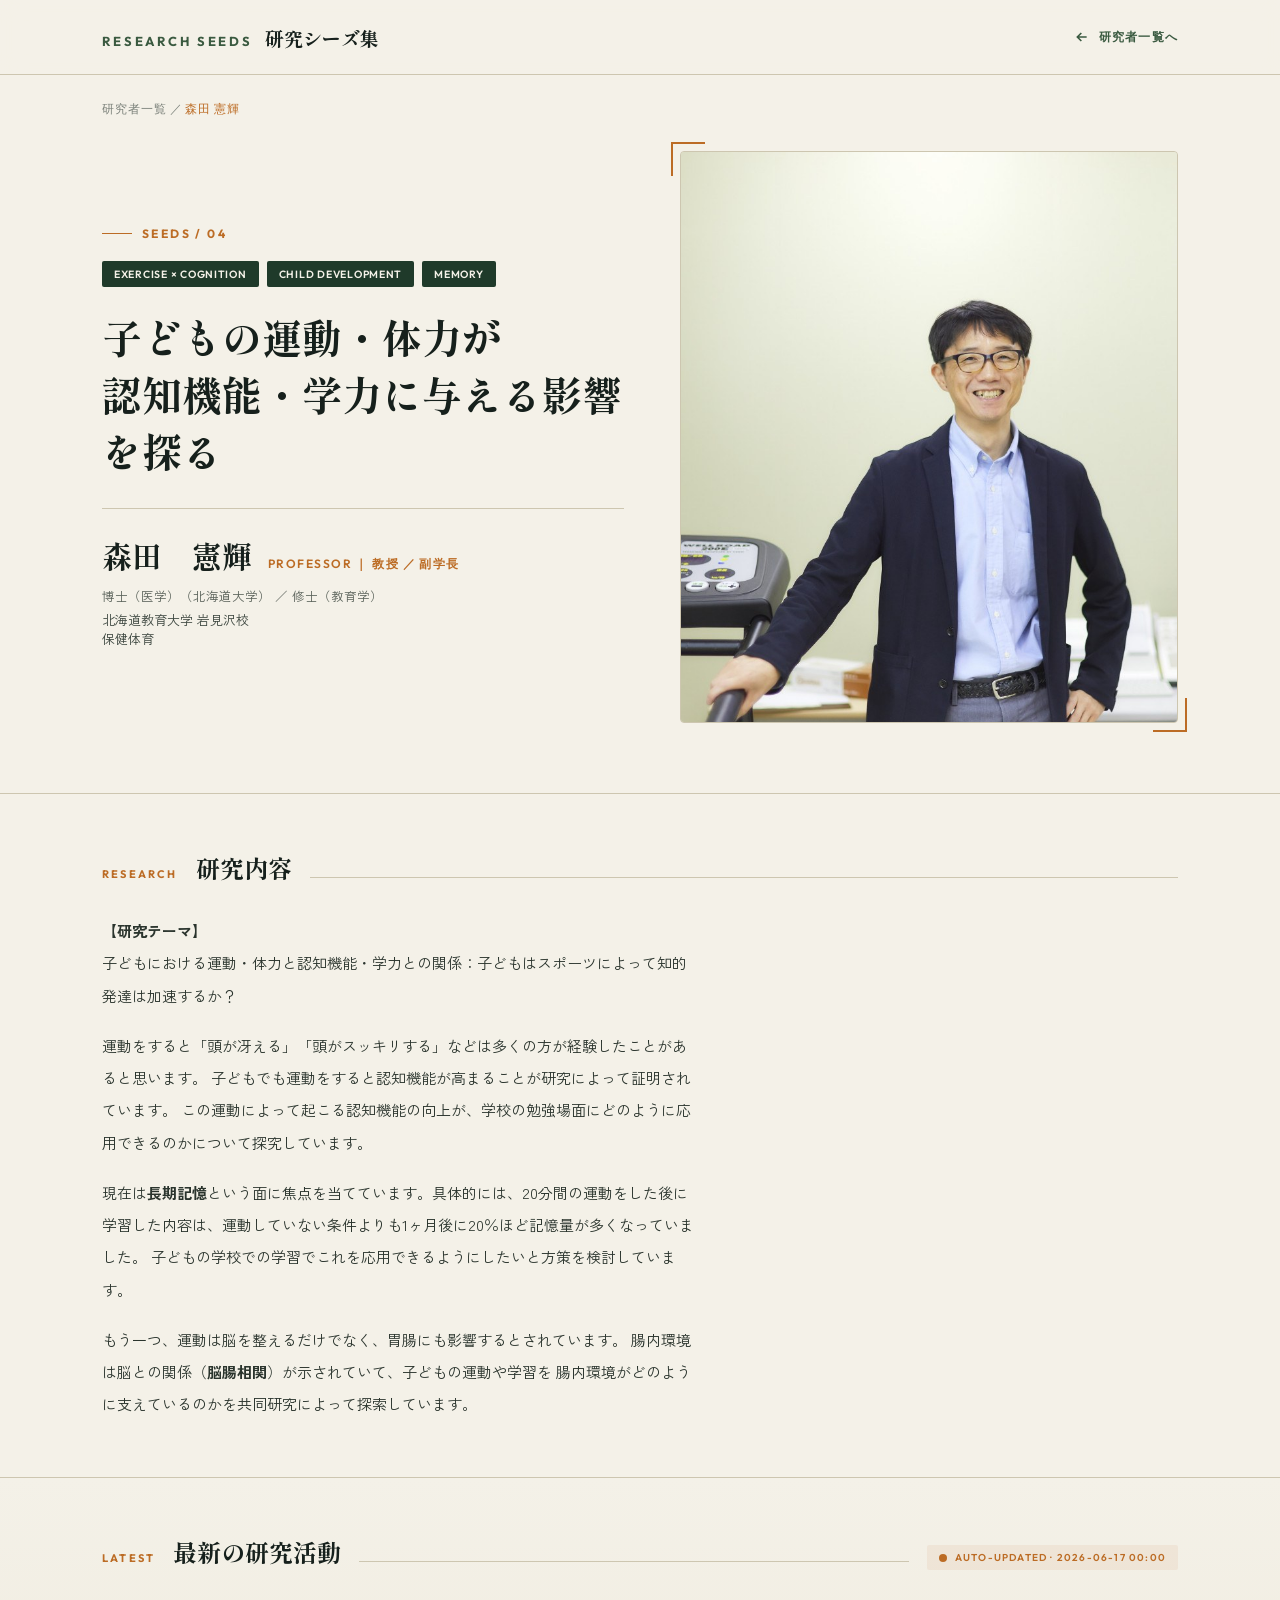
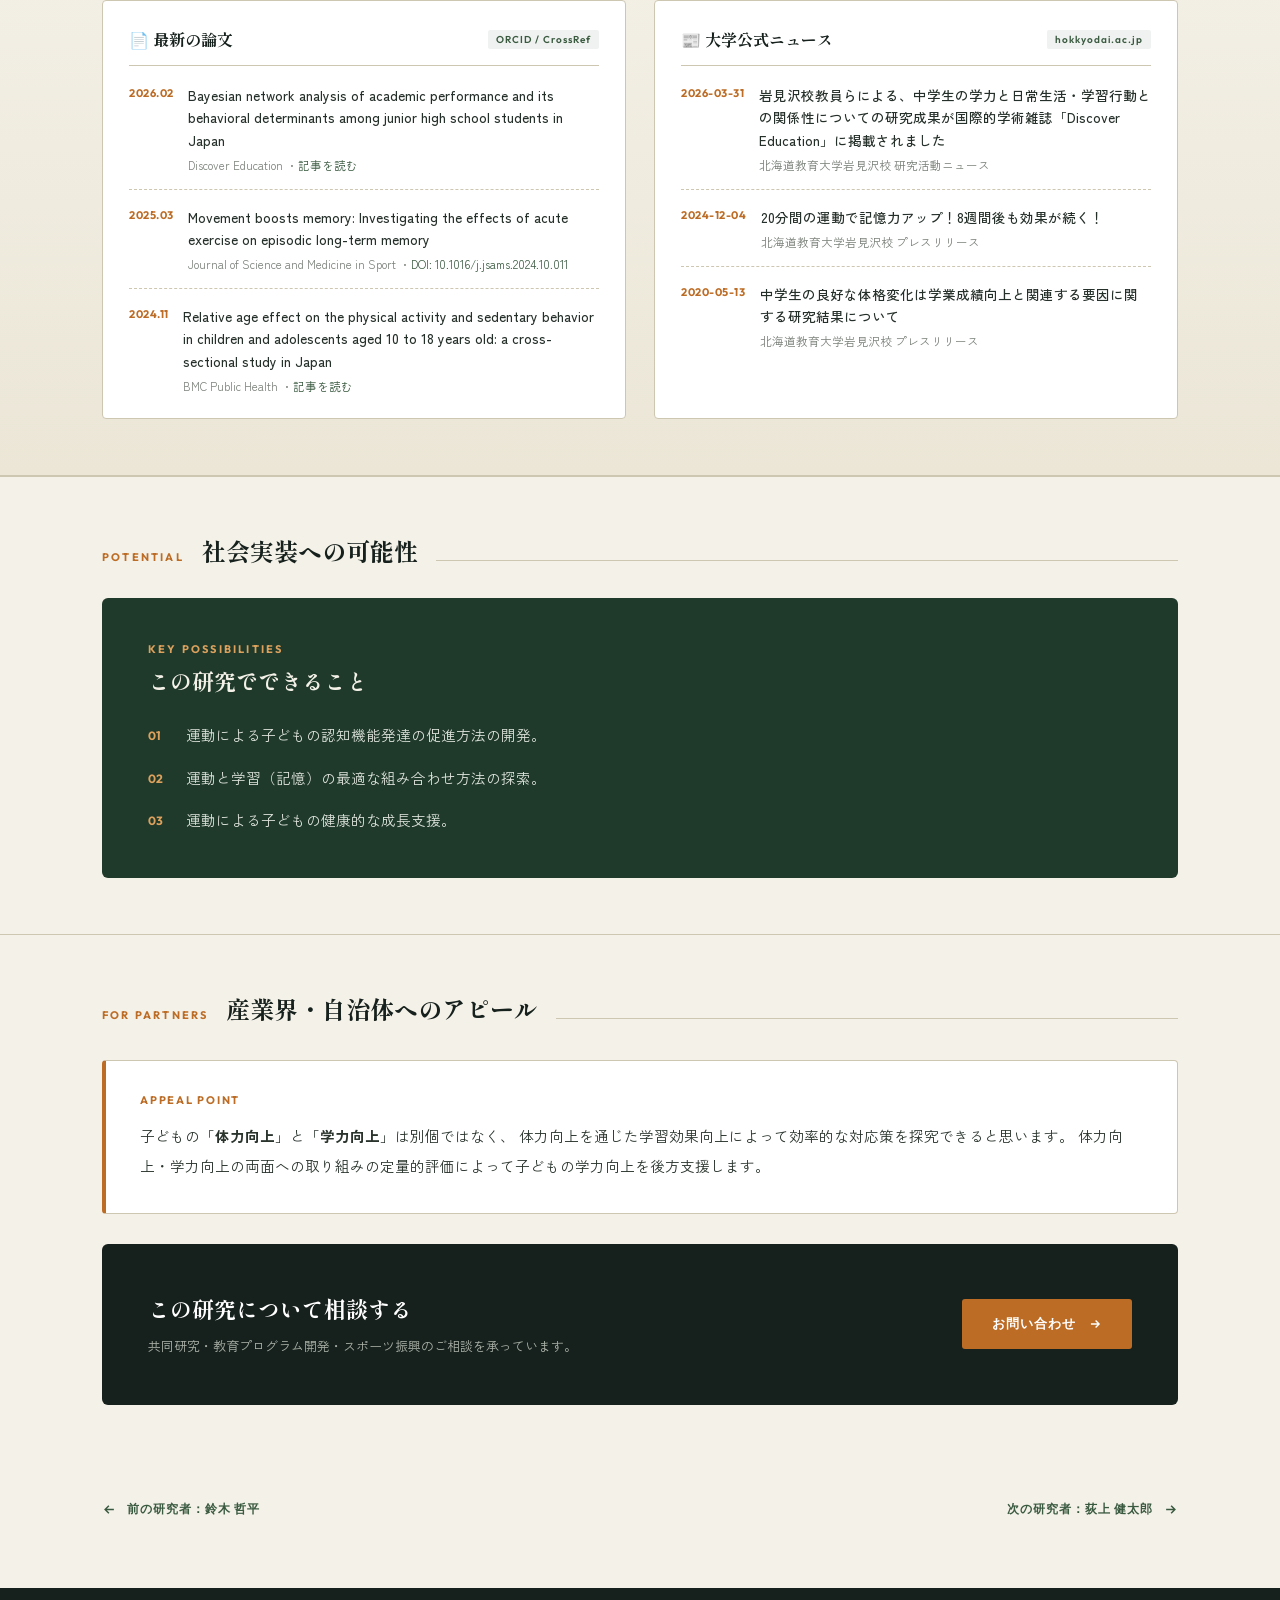
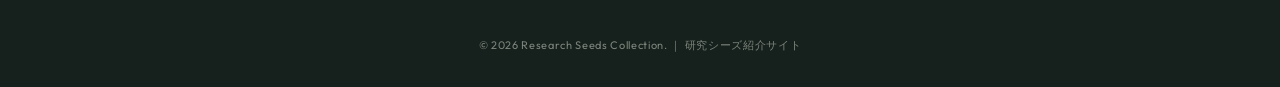
<file: morita.html>
<!DOCTYPE html>
<html lang="ja">
<head>
<meta charset="UTF-8">
<meta name="viewport" content="width=device-width, initial-scale=1">

<!-- Primary SEO -->
<title>森田 憲輝 教授 ｜ 子どもの運動・体力と認知機能・学力の研究 ｜ 研究シーズ集</title>
<meta name="description" content="森田憲輝（北海道教育大学 岩見沢校 教授／副学長）の研究紹介。子どもにおける運動・体力と認知機能・学力との関係を研究。20分間の運動で長期記憶が向上し、8週間後も効果が持続することを発見。Journal of Science and Medicine in Sport等に多数論文掲載。3者連携事業の研究シーズ集。">
<meta name="keywords" content="森田憲輝, 北海道教育大学, 岩見沢校, 運動生理学, 認知機能, 長期記憶, エピソード記憶, 子どもの体力, 子どもの学力, 脳腸相関, 健康体力科学, 研究シーズ, 3者連携事業">
<meta name="author" content="3者連携事業 研究シーズ集">
<meta name="robots" content="index, follow">
<link rel="canonical" href="https://hokkyoseeds.github.io/seeds/morita.html">

<!-- Open Graph -->
<meta property="og:title" content="森田 憲輝 教授 ｜ 子どもの運動・体力と認知機能・学力の研究">
<meta property="og:description" content="北海道教育大学 岩見沢校 教授／副学長。20分間の運動で長期記憶が8週間後も向上することを発見。運動と認知機能・学力の関係を研究。">
<meta property="og:image" content="https://hokkyoseeds.github.io/seeds/assets/morita.jpg">
<meta property="og:url" content="https://hokkyoseeds.github.io/seeds/morita.html">
<meta property="og:type" content="profile">
<meta property="og:locale" content="ja_JP">
<meta property="og:site_name" content="研究シーズ集 ｜ 3者連携事業">
<meta property="profile:first_name" content="憲輝">
<meta property="profile:last_name" content="森田">

<!-- Twitter Card -->
<meta name="twitter:card" content="summary_large_image">
<meta name="twitter:title" content="森田 憲輝 教授 ｜ 子どもの運動・体力と認知機能の研究">
<meta name="twitter:description" content="北海道教育大学 岩見沢校 教授。20分間の運動で長期記憶が8週間後も向上することを発見。運動と認知機能・学力の関係を研究。">
<meta name="twitter:image" content="https://hokkyoseeds.github.io/seeds/assets/morita.jpg">

<!-- Structured Data: ProfilePage / Person -->
<script type="application/ld+json">
{
  "@context": "https://schema.org",
  "@type": "ProfilePage",
  "url": "https://hokkyoseeds.github.io/seeds/morita.html",
  "name": "森田 憲輝 教授 ｜ 研究シーズ集",
  "inLanguage": "ja",
  "isPartOf": {
    "@type": "WebSite",
    "name": "研究シーズ集 ｜ 3者連携事業",
    "url": "https://hokkyoseeds.github.io/seeds/"
  },
  "mainEntity": {
    "@type": "Person",
    "@id": "https://hokkyoseeds.github.io/seeds/morita.html#person",
    "name": "森田 憲輝",
    "alternateName": ["MORITA Noriteru", "モリタ ノリテル", "森田憲輝"],
    "givenName": "憲輝",
    "familyName": "森田",
    "jobTitle": ["教授", "副学長"],
    "honorificSuffix": "博士（医学）",
    "affiliation": {
      "@type": "EducationalOrganization",
      "name": "北海道教育大学 岩見沢校",
      "department": "保健体育",
      "url": "https://www.hokkyodai.ac.jp/iwa/",
      "address": {
        "@type": "PostalAddress",
        "streetAddress": "緑が丘2丁目34",
        "addressLocality": "岩見沢市",
        "addressRegion": "北海道",
        "postalCode": "068-0835",
        "addressCountry": "JP"
      }
    },
    "image": "https://hokkyoseeds.github.io/seeds/assets/morita.jpg",
    "url": "https://hokkyoseeds.github.io/seeds/morita.html",
    "identifier": {
      "@type": "PropertyValue",
      "propertyID": "ORCID",
      "value": "0000-0003-3427-7174",
      "url": "https://orcid.org/0000-0003-3427-7174"
    },
    "sameAs": [
      "https://orcid.org/0000-0003-3427-7174",
      "https://kensoran.hokkyodai.ac.jp/huehp/KgApp?kyoinId=ymdkgggggge",
      "https://www.hokkyodai.ac.jp/iwa/major/sport-culture/teacher.html"
    ],
    "email": "mailto:morita.noriteru@i.hokkyodai.ac.jp",
    "knowsAbout": [
      "運動生理学",
      "認知機能",
      "長期記憶",
      "エピソード記憶",
      "子どもの体力",
      "子どもの学力",
      "脳腸相関",
      "健康体力科学",
      "スポーツ科学",
      "栄養学",
      "アジリティテスト"
    ],
    "description": "子どもにおける運動・体力と認知機能・学力との関係を研究。20分間の運動で学習した内容が、1ヶ月後に約20％多く記憶されることを発見。長期記憶の向上効果は8週間後まで持続することも明らかにした。腸内環境と脳の関係（脳腸相関）が子どもの運動・学習にどのように寄与するかも探索。",
    "subjectOf": [
      {
        "@type": "NewsArticle",
        "headline": "岩見沢校教員らによる、中学生の学力と日常生活・学習行動との関係性についての研究成果が国際的学術雑誌「Discover Education」に掲載されました",
        "datePublished": "2026-03-31",
        "url": "https://www.hokkyodai.ac.jp/info_topics_hue/iwa/detail/21136.html",
        "publisher": { "@type": "Organization", "name": "北海道教育大学 岩見沢校" }
      },
      {
        "@type": "NewsArticle",
        "headline": "20分間の運動で記憶力アップ！8週間後も効果が続く！",
        "datePublished": "2024-12-04",
        "url": "https://www.hokkyodai.ac.jp/info_topics_hue/iwa/detail/20134.html",
        "publisher": { "@type": "Organization", "name": "北海道教育大学 岩見沢校" }
      },
      {
        "@type": "NewsArticle",
        "headline": "中学生の良好な体格変化は学業成績向上と関連する要因に関する研究結果について",
        "datePublished": "2020-05-13",
        "url": "https://www.hokkyodai.ac.jp/info_pressrelease/iwa/detail/200.html",
        "publisher": { "@type": "Organization", "name": "北海道教育大学 岩見沢校" }
      }
    ]
  },
  "breadcrumb": {
    "@type": "BreadcrumbList",
    "itemListElement": [
      { "@type": "ListItem", "position": 1, "name": "研究シーズ集", "item": "https://hokkyoseeds.github.io/seeds/" },
      { "@type": "ListItem", "position": 2, "name": "研究者一覧", "item": "https://hokkyoseeds.github.io/seeds/#researchers" },
      { "@type": "ListItem", "position": 3, "name": "森田 憲輝", "item": "https://hokkyoseeds.github.io/seeds/morita.html" }
    ]
  }
}
</script>

<!-- Structured Data: Scholarly Articles -->
<script type="application/ld+json">
{
  "@context": "https://schema.org",
  "@graph": [
    {
      "@type": "ScholarlyArticle",
      "headline": "Bayesian network analysis of academic performance and its behavioral determinants among junior high school students in Japan",
      "datePublished": "2026-02-21",
      "author": [
        { "@type": "Person", "name": "森田 憲輝", "@id": "https://hokkyoseeds.github.io/seeds/morita.html#person" }
      ],
      "publisher": { "@type": "Organization", "name": "Springer Nature" },
      "isPartOf": { "@type": "Periodical", "name": "Discover Education" },
      "url": "https://rdcu.be/fhonH"
    },
    {
      "@type": "ScholarlyArticle",
      "headline": "Movement boosts memory: Investigating the effects of acute exercise on episodic long-term memory",
      "datePublished": "2025-03",
      "author": [
        { "@type": "Person", "name": "森田 憲輝", "@id": "https://hokkyoseeds.github.io/seeds/morita.html#person" }
      ],
      "publisher": { "@type": "Organization", "name": "Elsevier" },
      "isPartOf": { "@type": "Periodical", "name": "Journal of Science and Medicine in Sport" },
      "url": "https://www.jsams.org/article/S1440-2440(24)00555-3/fulltext",
      "identifier": { "@type": "PropertyValue", "propertyID": "DOI", "value": "10.1016/j.jsams.2024.10.011" }
    },
    {
      "@type": "ScholarlyArticle",
      "headline": "Relative age effect on the physical activity and sedentary behavior in children and adolescents aged 10 to 18 years old: a cross-sectional study in Japan",
      "datePublished": "2024-11",
      "author": [
        { "@type": "Person", "name": "森田 憲輝", "@id": "https://hokkyoseeds.github.io/seeds/morita.html#person" }
      ],
      "publisher": { "@type": "Organization", "name": "BioMed Central" },
      "isPartOf": { "@type": "Periodical", "name": "BMC Public Health" },
      "url": "https://bmcpublichealth.biomedcentral.com/articles/10.1186/s12889-024-20659-7"
    }
  ]
}
</script>

<link rel="preconnect" href="https://fonts.googleapis.com">
<link rel="preconnect" href="https://fonts.gstatic.com" crossorigin>
<link href="https://fonts.googleapis.com/css2?family=Zen+Kaku+Gothic+New:wght@400;500;700;900&family=Shippori+Mincho:wght@600;700;800&family=Outfit:wght@300;400;500;600;700&display=swap" rel="stylesheet">
<link rel="stylesheet" href="researcher.css">
</head>
<body>

<header>
<div class="wrap nav">
  <a class="brand" href="index.html">
    <span class="mark">RESEARCH SEEDS</span>
    <span class="jp">研究シーズ集</span>
  </a>
  <a class="back" href="index.html">
    <svg width="16" height="16" viewBox="0 0 24 24" fill="none" stroke-width="2.4">
      <path d="M19 12H5M11 6l-6 6 6 6"/>
    </svg>
    研究者一覧へ
  </a>
</div>
</header>

<nav class="wrap" aria-label="パンくず">
  <div class="crumb"><a href="index.html">研究者一覧</a> ／ <span>森田 憲輝</span></div>
</nav>

<!-- HERO -->
<section class="r-hero" aria-labelledby="researcher-name">
  <div class="wrap r-hero-grid">
    <div class="reveal">
      <div class="r-seedno">SEEDS / 04</div>
      <div class="r-fields">
        <span class="tag">EXERCISE × COGNITION</span>
        <span class="tag">CHILD DEVELOPMENT</span>
        <span class="tag">MEMORY</span>
      </div>
      <h1 class="r-title" id="researcher-name">子どもの運動・体力が<br>認知機能・学力に与える影響を探る</h1>
      <div class="r-name-line">
        <div>
          <div class="r-name">森田　憲輝</div>
        </div>
        <div class="r-role">PROFESSOR ｜ 教授 ／ 副学長</div>
      </div>
      <div class="r-degree">博士（医学）（北海道大学） ／ 修士（教育学）</div>
      <address class="r-affil" style="font-style:normal">北海道教育大学 岩見沢校<br>保健体育</address>
    </div>
    <div class="r-photo reveal">
      <div class="frame">
        <img src="assets/morita.jpg" alt="森田 憲輝 教授（北海道教育大学 岩見沢校 副学長）" width="760" height="999">
      </div>
      <span class="corner c1"></span>
      <span class="corner c2"></span>
    </div>
  </div>
</section>

<!-- 研究内容 -->
<section class="block" aria-labelledby="research-heading">
  <div class="wrap">
    <div class="block-head reveal">
      <span class="en">RESEARCH</span>
      <span class="jp" id="research-heading">研究内容</span>
      <span class="ln"></span>
    </div>
    <div class="body-text reveal">
      <p>
        <strong>【研究テーマ】</strong><br>
        子どもにおける運動・体力と認知機能・学力との関係：子どもはスポーツによって知的発達は加速するか？
      </p>
      <p>
        運動をすると「頭が冴える」「頭がスッキリする」などは多くの方が経験したことがあると思います。
        子どもでも運動をすると認知機能が高まることが研究によって証明されています。
        この運動によって起こる認知機能の向上が、学校の勉強場面にどのように応用できるのかについて探究しています。
      </p>
      <p>
        現在は<strong>長期記憶</strong>という面に焦点を当てています。具体的には、20分間の運動をした後に
        学習した内容は、運動していない条件よりも1ヶ月後に20％ほど記憶量が多くなっていました。
        子どもの学校での学習でこれを応用できるようにしたいと方策を検討しています。
      </p>
      <p>
        もう一つ、運動は脳を整えるだけでなく、胃腸にも影響するとされています。
        腸内環境は脳との関係（<strong>脳腸相関</strong>）が示されていて、子どもの運動や学習を
        腸内環境がどのように支えているのかを共同研究によって探索しています。
      </p>
    </div>
  </div>
</section>

<!-- AUTO_UPDATE_START -->
<section class="block au-block" aria-labelledby="latest-heading">
  <div class="wrap">
    <div class="block-head">
      <span class="en">LATEST</span>
      <span class="jp" id="latest-heading">最新の研究活動</span>
      <span class="ln"></span>
      <span class="au-stamp">AUTO-UPDATED · 2026-06-17 00:00</span>
    </div>

    <div class="au-grid">
      <div class="au-col">
        <div class="au-h">📄 最新の論文 <span class="au-src">ORCID / CrossRef</span></div>
        <ul class="au-list">
        <li class="au-item">
          <div class="au-date">2026.02</div>
          <div class="au-body">
            <div class="au-title"><a href="https://rdcu.be/fhonH" target="_blank" rel="noopener">Bayesian network analysis of academic performance and its behavioral determinants among junior high school students in Japan</a></div>
            <div class="au-meta">Discover Education ・<a href="https://rdcu.be/fhonH" target="_blank" rel="noopener">記事を読む</a></div>
          </div>
        </li>
        <li class="au-item">
          <div class="au-date">2025.03</div>
          <div class="au-body">
            <div class="au-title"><a href="https://www.jsams.org/article/S1440-2440(24)00555-3/fulltext" target="_blank" rel="noopener">Movement boosts memory: Investigating the effects of acute exercise on episodic long-term memory</a></div>
            <div class="au-meta">Journal of Science and Medicine in Sport ・<a href="https://doi.org/10.1016/j.jsams.2024.10.011" target="_blank" rel="noopener">DOI: 10.1016/j.jsams.2024.10.011</a></div>
          </div>
        </li>
        <li class="au-item">
          <div class="au-date">2024.11</div>
          <div class="au-body">
            <div class="au-title"><a href="https://bmcpublichealth.biomedcentral.com/articles/10.1186/s12889-024-20659-7" target="_blank" rel="noopener">Relative age effect on the physical activity and sedentary behavior in children and adolescents aged 10 to 18 years old: a cross-sectional study in Japan</a></div>
            <div class="au-meta">BMC Public Health ・<a href="https://bmcpublichealth.biomedcentral.com/articles/10.1186/s12889-024-20659-7" target="_blank" rel="noopener">記事を読む</a></div>
          </div>
        </li></ul>
      </div>
      <div class="au-col">
        <div class="au-h">📰 大学公式ニュース <span class="au-src">hokkyodai.ac.jp</span></div>
        <ul class="au-list">
        <li class="au-item">
          <div class="au-date">2026-03-31</div>
          <div class="au-body">
            <div class="au-title"><a href="https://www.hokkyodai.ac.jp/info_topics_hue/iwa/detail/21136.html" target="_blank" rel="noopener">岩見沢校教員らによる、中学生の学力と日常生活・学習行動との関係性についての研究成果が国際的学術雑誌「Discover Education」に掲載されました</a></div>
            <div class="au-meta">北海道教育大学岩見沢校 研究活動ニュース</div>
          </div>
        </li>
        <li class="au-item">
          <div class="au-date">2024-12-04</div>
          <div class="au-body">
            <div class="au-title"><a href="https://www.hokkyodai.ac.jp/info_topics_hue/iwa/detail/20134.html" target="_blank" rel="noopener">20分間の運動で記憶力アップ！8週間後も効果が続く！</a></div>
            <div class="au-meta">北海道教育大学岩見沢校 プレスリリース</div>
          </div>
        </li>
        <li class="au-item">
          <div class="au-date">2020-05-13</div>
          <div class="au-body">
            <div class="au-title"><a href="https://www.hokkyodai.ac.jp/info_pressrelease/iwa/detail/200.html" target="_blank" rel="noopener">中学生の良好な体格変化は学業成績向上と関連する要因に関する研究結果について</a></div>
            <div class="au-meta">北海道教育大学岩見沢校 プレスリリース</div>
          </div>
        </li></ul>
      </div>
    </div>
  </div>
</section>
<!-- AUTO_UPDATE_END -->

<!-- 社会実装 -->
<section class="block" aria-labelledby="potential-heading">
  <div class="wrap">
    <div class="block-head reveal">
      <span class="en">POTENTIAL</span>
      <span class="jp" id="potential-heading">社会実装への可能性</span>
      <span class="ln"></span>
    </div>
    <div class="appeal reveal">
      <div class="ah">KEY POSSIBILITIES</div>
      <div class="aj">この研究でできること</div>
      <ul>
        <li><span class="n">01</span>運動による子どもの認知機能発達の促進方法の開発。</li>
        <li><span class="n">02</span>運動と学習（記憶）の最適な組み合わせ方法の探索。</li>
        <li><span class="n">03</span>運動による子どもの健康的な成長支援。</li>
      </ul>
    </div>
  </div>
</section>

<!-- アピールポイント -->
<section class="block" aria-labelledby="partners-heading">
  <div class="wrap">
    <div class="block-head reveal">
      <span class="en">FOR PARTNERS</span>
      <span class="jp" id="partners-heading">産業界・自治体へのアピール</span>
      <span class="ln"></span>
    </div>
    <div class="pitch reveal">
      <div class="ph">APPEAL POINT</div>
      <p>
        子どもの「<strong>体力向上</strong>」と「<strong>学力向上</strong>」は別個ではなく、
        体力向上を通じた学習効果向上によって効率的な対応策を探究できると思います。
        体力向上・学力向上の両面への取り組みの定量的評価によって子どもの学力向上を後方支援します。
      </p>
    </div>

    <div class="cta reveal">
      <div class="ct">
        <h3>この研究について相談する</h3>
        <p>共同研究・教育プログラム開発・スポーツ振興のご相談を承っています。</p>
      </div>
      <a class="btn" href="index.html#contact">
        お問い合わせ
        <svg width="14" height="14" viewBox="0 0 24 24" fill="none" stroke="#fff" stroke-width="2.4">
          <path d="M5 12h14M13 6l6 6-6 6"/>
        </svg>
      </a>
    </div>
  </div>
</section>

<div class="wrap">
  <nav class="prevnext" aria-label="前後の研究者">
    <a class="pn" href="suzuki.html">
      <svg width="15" height="15" viewBox="0 0 24 24" fill="none" stroke="currentColor" stroke-width="2.4">
        <path d="M19 12H5M11 6l-6 6 6 6"/>
      </svg>
      前の研究者：鈴木 哲平
    </a>
    <a class="pn" href="ogiue.html">
      次の研究者：荻上 健太郎
      <svg width="15" height="15" viewBox="0 0 24 24" fill="none" stroke="currentColor" stroke-width="2.4">
        <path d="M5 12h14M13 6l6 6-6 6"/>
      </svg>
    </a>
  </nav>
</div>

<footer>
  <div class="wrap">
    <div class="foot-bottom">© 2026 Research Seeds Collection. ｜ 研究シーズ紹介サイト</div>
  </div>
</footer>

<script>
const io=new IntersectionObserver(es=>{
  es.forEach(e=>{if(e.isIntersecting){e.target.classList.add('in');io.unobserve(e.target)}});
},{threshold:.14});
document.querySelectorAll('.reveal').forEach(el=>io.observe(el));
</script>
</body>
</html>
</file>
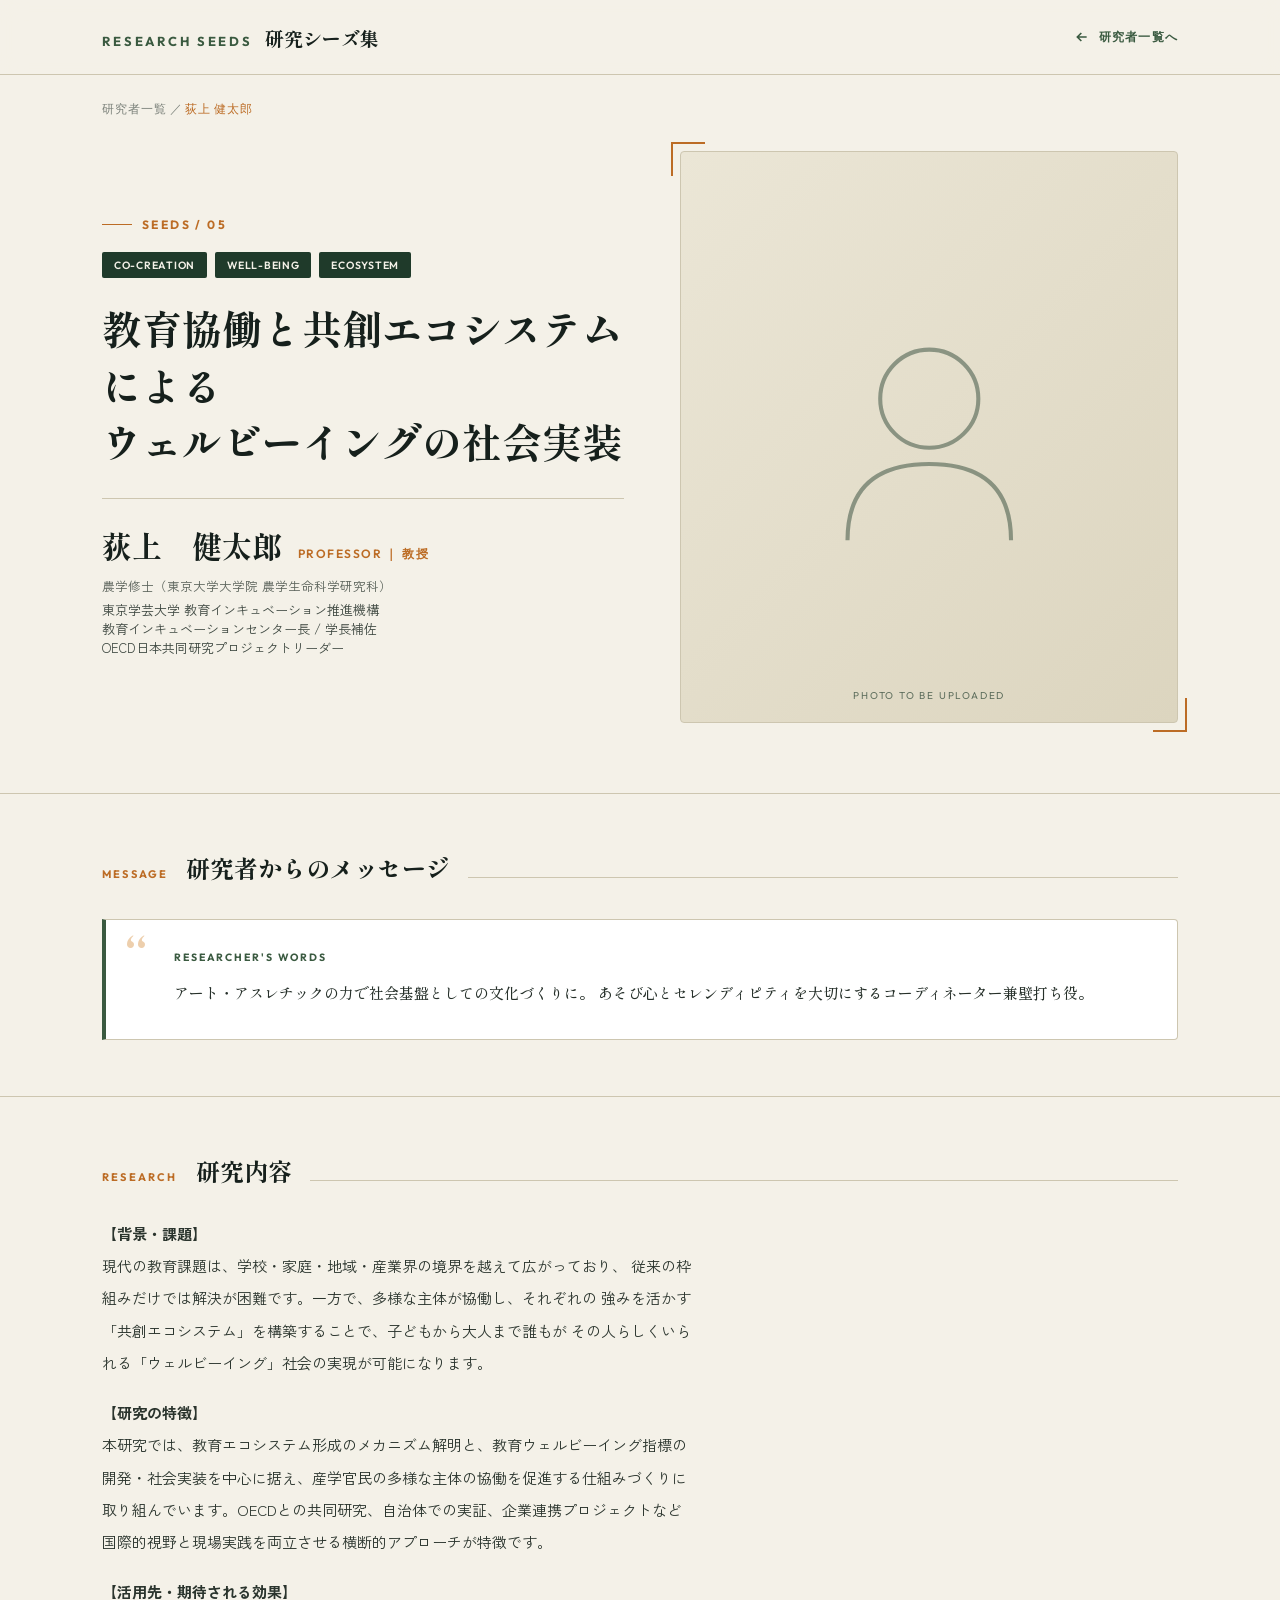
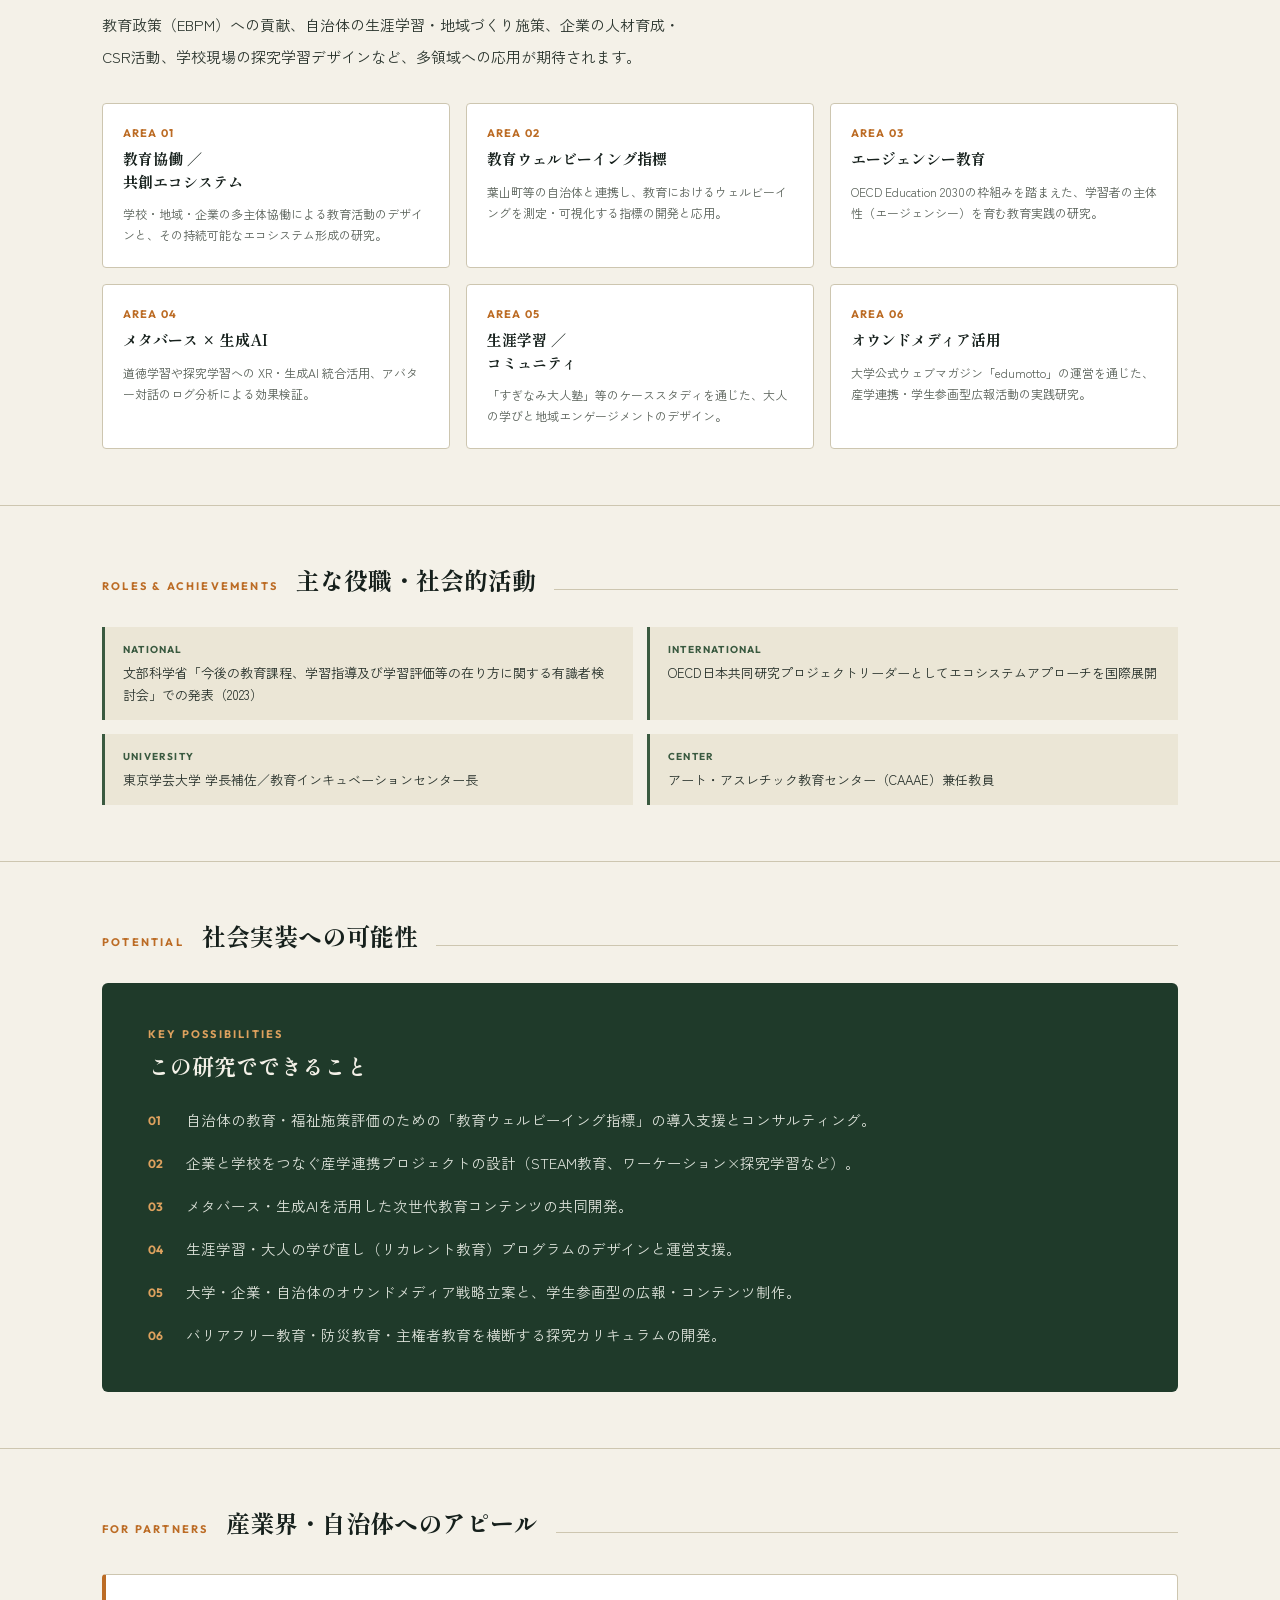
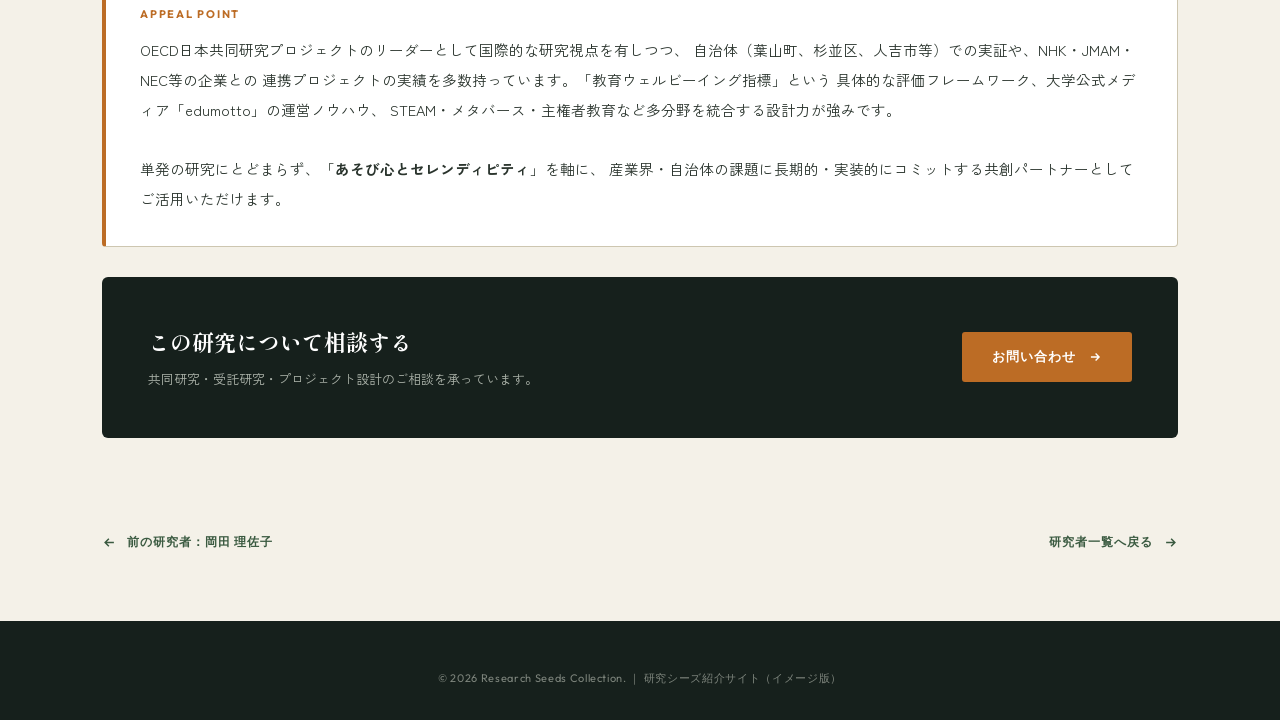
<file: ogiue.html>
<!DOCTYPE html>
<html lang="ja">
<head>
<meta charset="UTF-8">
<meta name="viewport" content="width=device-width, initial-scale=1">
<title>荻上 健太郎 ｜ 研究シーズ集</title>
<link rel="preconnect" href="https://fonts.googleapis.com">
<link rel="preconnect" href="https://fonts.gstatic.com" crossorigin>
<link href="https://fonts.googleapis.com/css2?family=Zen+Kaku+Gothic+New:wght@400;500;700;900&family=Shippori+Mincho:wght@600;700;800&family=Outfit:wght@300;400;500;600;700&display=swap" rel="stylesheet">
<link rel="stylesheet" href="researcher.css">
</head>
<body>

<header>
<div class="wrap nav">
  <a class="brand" href="index.html">
    <span class="mark">RESEARCH SEEDS</span>
    <span class="jp">研究シーズ集</span>
  </a>
  <a class="back" href="index.html">
    <svg width="16" height="16" viewBox="0 0 24 24" fill="none" stroke-width="2.4">
      <path d="M19 12H5M11 6l-6 6 6 6"/>
    </svg>
    研究者一覧へ
  </a>
</div>
</header>

<div class="wrap">
  <div class="crumb"><a href="index.html">研究者一覧</a> ／ <span>荻上 健太郎</span></div>
</div>

<!-- HERO -->
<section class="r-hero">
  <div class="wrap r-hero-grid">
    <div class="reveal">
      <div class="r-seedno">SEEDS / 05</div>
      <div class="r-fields">
        <span class="tag">CO-CREATION</span>
        <span class="tag">WELL-BEING</span>
        <span class="tag">ECOSYSTEM</span>
      </div>
      <h1 class="r-title">教育協働と共創エコシステムによる<br>ウェルビーイングの社会実装</h1>
      <div class="r-name-line">
        <div>
          <div class="r-name">荻上　健太郎</div>
        </div>
        <div class="r-role">PROFESSOR ｜ 教授</div>
      </div>
      <div class="r-degree">農学修士（東京大学大学院 農学生命科学研究科）</div>
      <div class="r-affil">東京学芸大学 教育インキュベーション推進機構<br>教育インキュベーションセンター長 / 学長補佐<br>OECD日本共同研究プロジェクトリーダー</div>
    </div>
    <div class="r-photo reveal">
      <div class="frame placeholder">
        <svg viewBox="0 0 100 100" xmlns="http://www.w3.org/2000/svg">
          <circle cx="50" cy="36" r="18" fill="none" stroke="#1f3a2a" stroke-width="1.5"/>
          <path d="M20 88 Q20 60 50 60 Q80 60 80 88" fill="none" stroke="#1f3a2a" stroke-width="1.5"/>
        </svg>
      </div>
      <span class="corner c1"></span>
      <span class="corner c2"></span>
    </div>
  </div>
</section>

<!-- MESSAGE -->
<section class="block">
  <div class="wrap">
    <div class="block-head reveal">
      <span class="en">MESSAGE</span>
      <span class="jp">研究者からのメッセージ</span>
      <span class="ln"></span>
    </div>
    <div class="quote-block reveal">
      <div class="ql">RESEARCHER'S WORDS</div>
      <p>
        アート・アスレチックの力で社会基盤としての文化づくりに。
        あそび心とセレンディピティを大切にするコーディネーター兼壁打ち役。
      </p>
    </div>
  </div>
</section>

<!-- 研究内容 -->
<section class="block">
  <div class="wrap">
    <div class="block-head reveal">
      <span class="en">RESEARCH</span>
      <span class="jp">研究内容</span>
      <span class="ln"></span>
    </div>
    <div class="body-text reveal">
      <p>
        <strong>【背景・課題】</strong><br>
        現代の教育課題は、学校・家庭・地域・産業界の境界を越えて広がっており、
        従来の枠組みだけでは解決が困難です。一方で、多様な主体が協働し、それぞれの
        強みを活かす「共創エコシステム」を構築することで、子どもから大人まで誰もが
        その人らしくいられる「ウェルビーイング」社会の実現が可能になります。
      </p>
      <p>
        <strong>【研究の特徴】</strong><br>
        本研究では、教育エコシステム形成のメカニズム解明と、教育ウェルビーイング指標の
        開発・社会実装を中心に据え、産学官民の多様な主体の協働を促進する仕組みづくりに
        取り組んでいます。OECDとの共同研究、自治体での実証、企業連携プロジェクトなど
        国際的視野と現場実践を両立させる横断的アプローチが特徴です。
      </p>
      <p>
        <strong>【活用先・期待される効果】</strong><br>
        教育政策（EBPM）への貢献、自治体の生涯学習・地域づくり施策、企業の人材育成・
        CSR活動、学校現場の探究学習デザインなど、多領域への応用が期待されます。
      </p>
    </div>

    <!-- 研究領域グリッド（業績DBから抽出） -->
    <div class="areas reveal">
      <div class="area">
        <div class="num">AREA 01</div>
        <h4>教育協働 ／<br>共創エコシステム</h4>
        <p>学校・地域・企業の多主体協働による教育活動のデザインと、その持続可能なエコシステム形成の研究。</p>
      </div>
      <div class="area">
        <div class="num">AREA 02</div>
        <h4>教育ウェルビーイング指標</h4>
        <p>葉山町等の自治体と連携し、教育におけるウェルビーイングを測定・可視化する指標の開発と応用。</p>
      </div>
      <div class="area">
        <div class="num">AREA 03</div>
        <h4>エージェンシー教育</h4>
        <p>OECD Education 2030の枠組みを踏まえた、学習者の主体性（エージェンシー）を育む教育実践の研究。</p>
      </div>
      <div class="area">
        <div class="num">AREA 04</div>
        <h4>メタバース × 生成AI</h4>
        <p>道徳学習や探究学習への XR・生成AI 統合活用、アバター対話のログ分析による効果検証。</p>
      </div>
      <div class="area">
        <div class="num">AREA 05</div>
        <h4>生涯学習 ／<br>コミュニティ</h4>
        <p>「すぎなみ大人塾」等のケーススタディを通じた、大人の学びと地域エンゲージメントのデザイン。</p>
      </div>
      <div class="area">
        <div class="num">AREA 06</div>
        <h4>オウンドメディア活用</h4>
        <p>大学公式ウェブマガジン「edumotto」の運営を通じた、産学連携・学生参画型広報活動の実践研究。</p>
      </div>
    </div>
  </div>
</section>

<!-- 役職・実績 -->
<section class="block">
  <div class="wrap">
    <div class="block-head reveal">
      <span class="en">ROLES & ACHIEVEMENTS</span>
      <span class="jp">主な役職・社会的活動</span>
      <span class="ln"></span>
    </div>
    <div class="roles reveal">
      <div class="role-item">
        <b>NATIONAL</b>
        文部科学省「今後の教育課程、学習指導及び学習評価等の在り方に関する有識者検討会」での発表（2023）
      </div>
      <div class="role-item">
        <b>INTERNATIONAL</b>
        OECD日本共同研究プロジェクトリーダーとしてエコシステムアプローチを国際展開
      </div>
      <div class="role-item">
        <b>UNIVERSITY</b>
        東京学芸大学 学長補佐／教育インキュベーションセンター長
      </div>
      <div class="role-item">
        <b>CENTER</b>
        アート・アスレチック教育センター（CAAAE）兼任教員
      </div>
    </div>
  </div>
</section>

<!-- 社会実装 -->
<section class="block">
  <div class="wrap">
    <div class="block-head reveal">
      <span class="en">POTENTIAL</span>
      <span class="jp">社会実装への可能性</span>
      <span class="ln"></span>
    </div>
    <div class="appeal reveal">
      <div class="ah">KEY POSSIBILITIES</div>
      <div class="aj">この研究でできること</div>
      <ul>
        <li><span class="n">01</span>自治体の教育・福祉施策評価のための「教育ウェルビーイング指標」の導入支援とコンサルティング。</li>
        <li><span class="n">02</span>企業と学校をつなぐ産学連携プロジェクトの設計（STEAM教育、ワーケーション×探究学習など）。</li>
        <li><span class="n">03</span>メタバース・生成AIを活用した次世代教育コンテンツの共同開発。</li>
        <li><span class="n">04</span>生涯学習・大人の学び直し（リカレント教育）プログラムのデザインと運営支援。</li>
        <li><span class="n">05</span>大学・企業・自治体のオウンドメディア戦略立案と、学生参画型の広報・コンテンツ制作。</li>
        <li><span class="n">06</span>バリアフリー教育・防災教育・主権者教育を横断する探究カリキュラムの開発。</li>
      </ul>
    </div>
  </div>
</section>

<!-- アピールポイント -->
<section class="block">
  <div class="wrap">
    <div class="block-head reveal">
      <span class="en">FOR PARTNERS</span>
      <span class="jp">産業界・自治体へのアピール</span>
      <span class="ln"></span>
    </div>
    <div class="pitch reveal">
      <div class="ph">APPEAL POINT</div>
      <p>
        OECD日本共同研究プロジェクトのリーダーとして国際的な研究視点を有しつつ、
        自治体（葉山町、杉並区、人吉市等）での実証や、NHK・JMAM・NEC等の企業との
        連携プロジェクトの実績を多数持っています。「教育ウェルビーイング指標」という
        具体的な評価フレームワーク、大学公式メディア「edumotto」の運営ノウハウ、
        STEAM・メタバース・主権者教育など多分野を統合する設計力が強みです。<br><br>
        単発の研究にとどまらず、「<strong>あそび心とセレンディピティ</strong>」を軸に、
        産業界・自治体の課題に長期的・実装的にコミットする共創パートナーとして
        ご活用いただけます。
      </p>
    </div>

    <div class="cta reveal">
      <div class="ct">
        <h3>この研究について相談する</h3>
        <p>共同研究・受託研究・プロジェクト設計のご相談を承っています。</p>
      </div>
      <a class="btn" href="index.html#contact">
        お問い合わせ
        <svg width="14" height="14" viewBox="0 0 24 24" fill="none" stroke="#fff" stroke-width="2.4">
          <path d="M5 12h14M13 6l6 6-6 6"/>
        </svg>
      </a>
    </div>
  </div>
</section>

<div class="wrap">
  <div class="prevnext">
    <a class="pn" href="okada.html">
      <svg width="15" height="15" viewBox="0 0 24 24" fill="none" stroke="currentColor" stroke-width="2.4">
        <path d="M19 12H5M11 6l-6 6 6 6"/>
      </svg>
      前の研究者：岡田 理佐子
    </a>
    <a class="pn" href="index.html">
      研究者一覧へ戻る
      <svg width="15" height="15" viewBox="0 0 24 24" fill="none" stroke="currentColor" stroke-width="2.4">
        <path d="M5 12h14M13 6l6 6-6 6"/>
      </svg>
    </a>
  </div>
</div>

<footer>
  <div class="wrap">
    <div class="foot-bottom">© 2026 Research Seeds Collection. ｜ 研究シーズ紹介サイト（イメージ版）</div>
  </div>
</footer>

<script>
const io=new IntersectionObserver(es=>{
  es.forEach(e=>{if(e.isIntersecting){e.target.classList.add('in');io.unobserve(e.target)}});
},{threshold:.14});
document.querySelectorAll('.reveal').forEach(el=>io.observe(el));
</script>
</body>
</html>
</file>
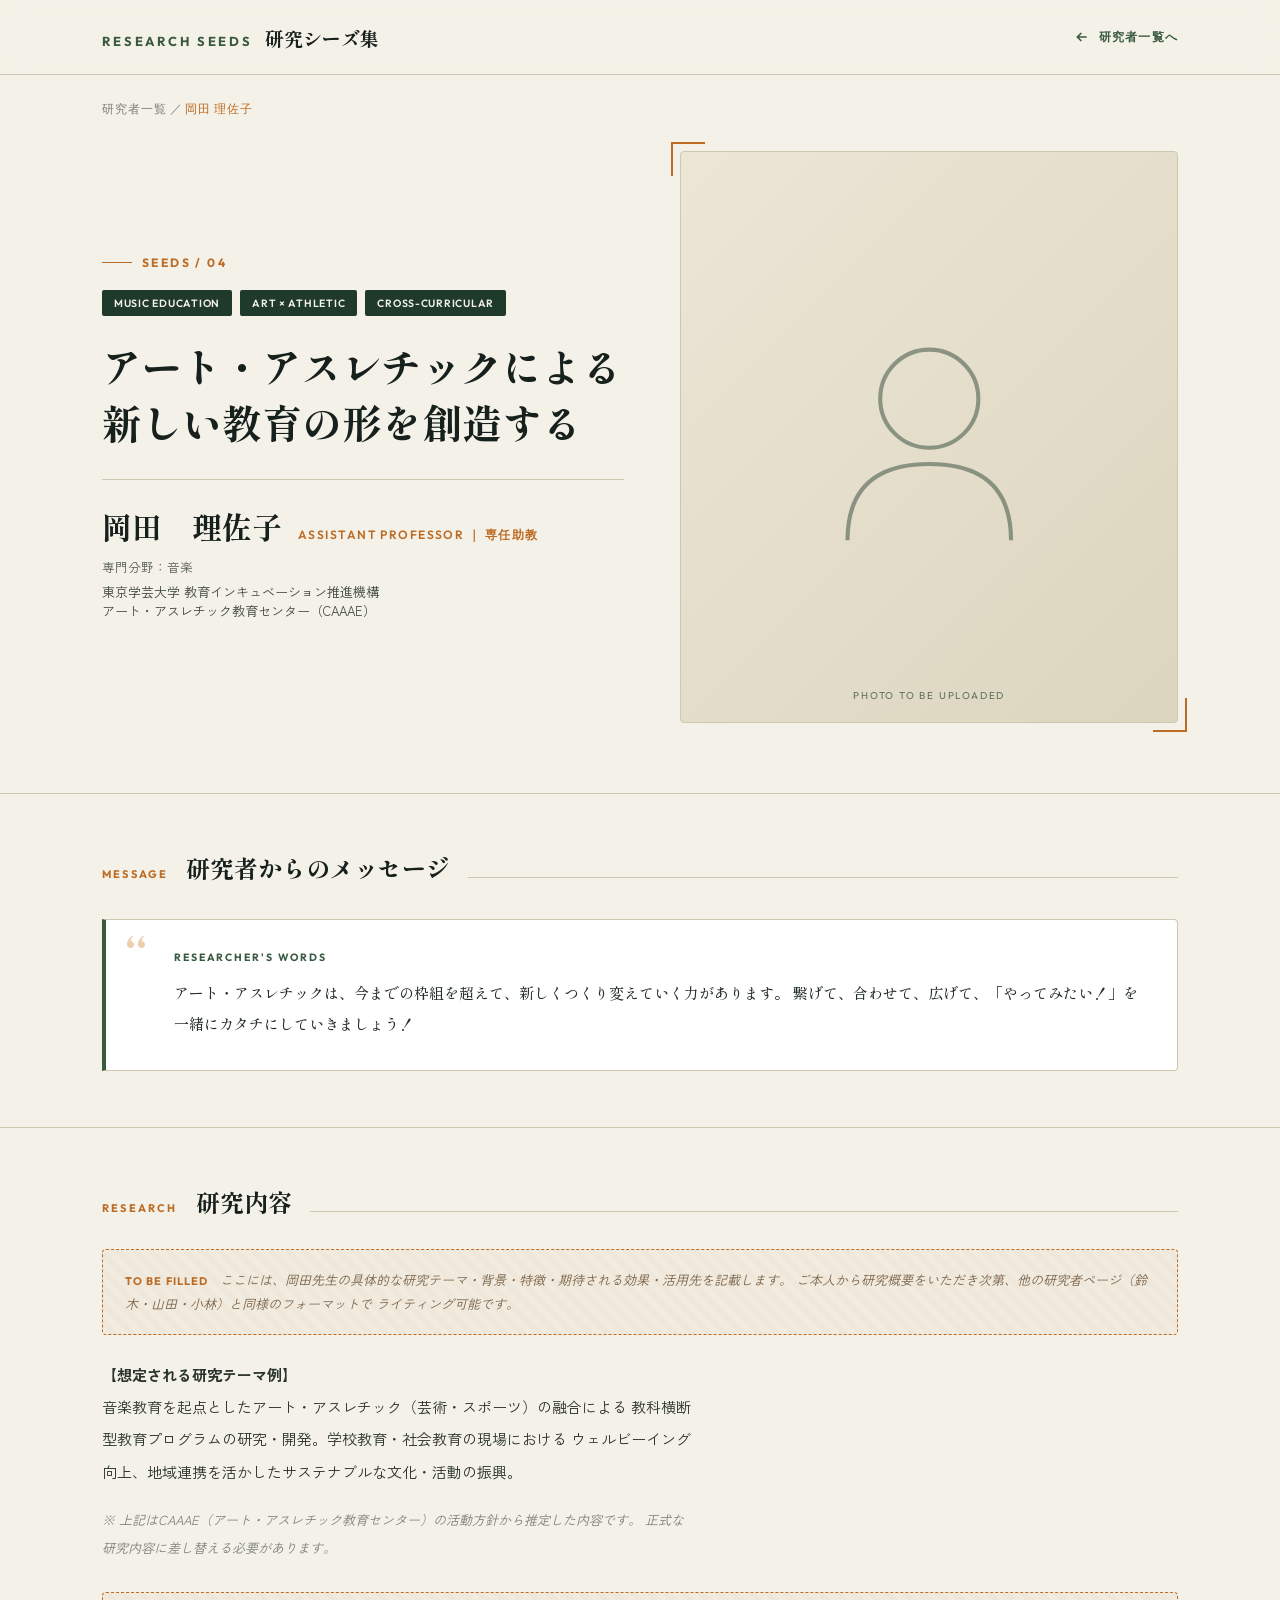
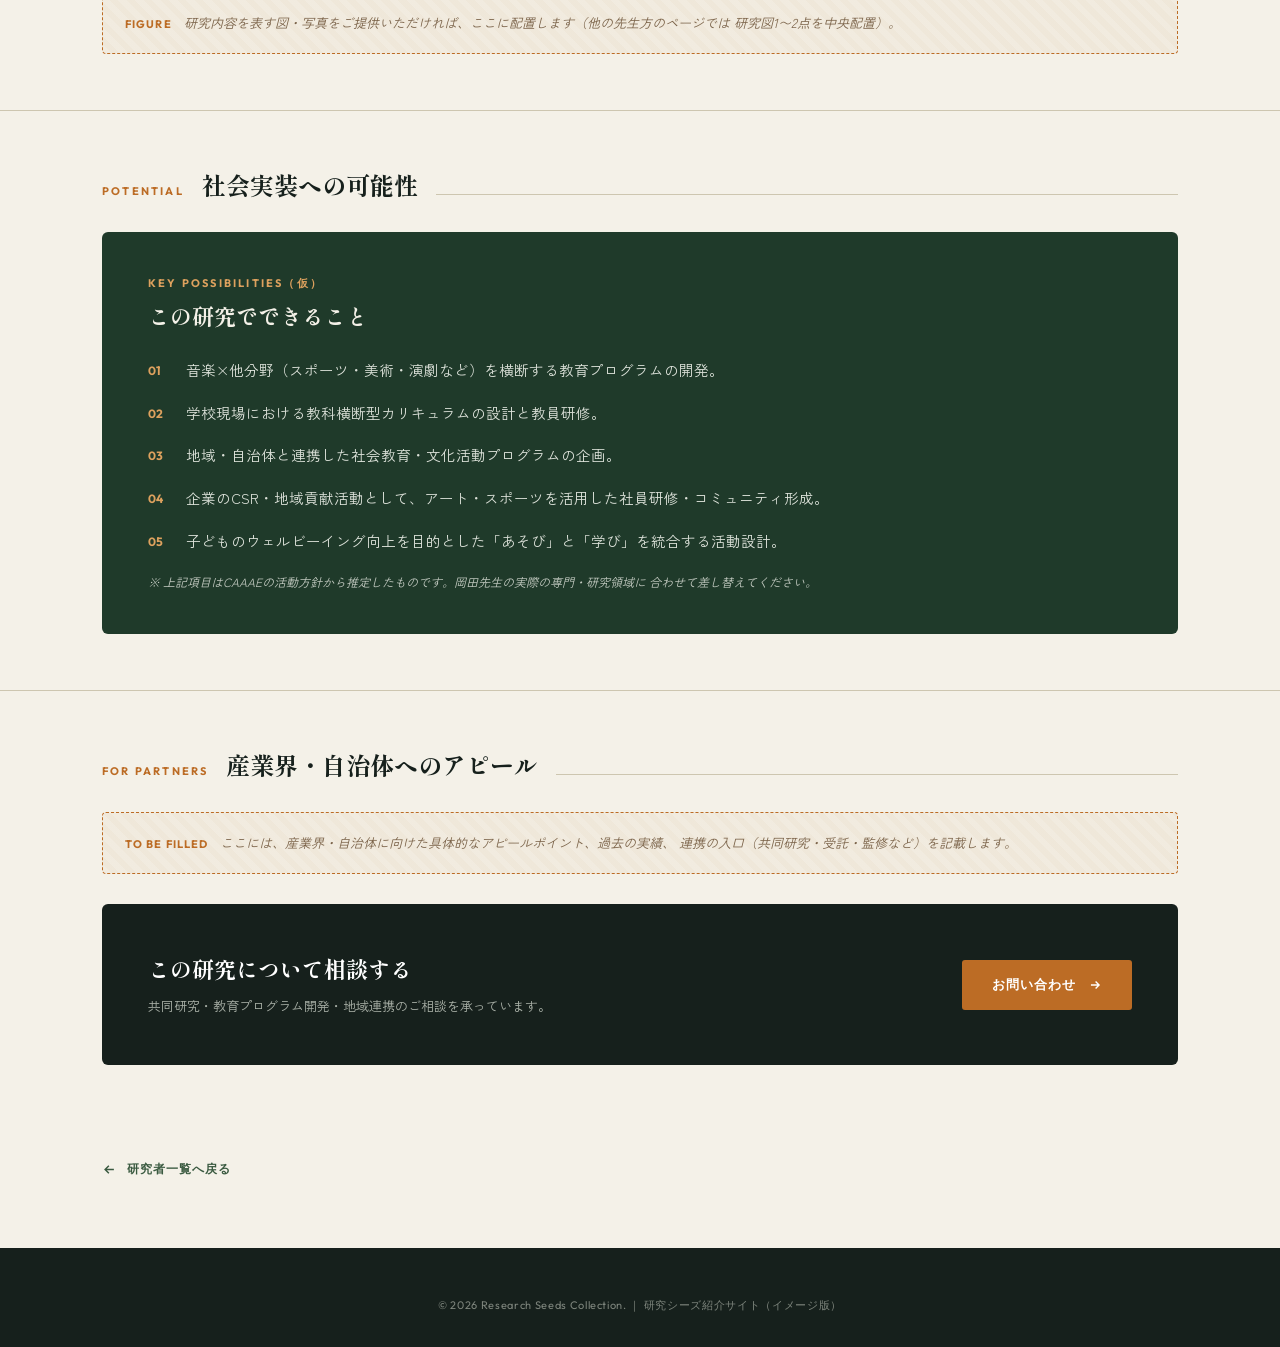
<file: okada.html>
<!DOCTYPE html>
<html lang="ja">
<head>
<meta charset="UTF-8">
<meta name="viewport" content="width=device-width, initial-scale=1">
<title>岡田 理佐子 ｜ 研究シーズ集</title>
<link rel="preconnect" href="https://fonts.googleapis.com">
<link rel="preconnect" href="https://fonts.gstatic.com" crossorigin>
<link href="https://fonts.googleapis.com/css2?family=Zen+Kaku+Gothic+New:wght@400;500;700;900&family=Shippori+Mincho:wght@600;700;800&family=Outfit:wght@300;400;500;600;700&display=swap" rel="stylesheet">
<link rel="stylesheet" href="researcher.css">
</head>
<body>

<header>
<div class="wrap nav">
  <a class="brand" href="index.html">
    <span class="mark">RESEARCH SEEDS</span>
    <span class="jp">研究シーズ集</span>
  </a>
  <a class="back" href="index.html">
    <svg width="16" height="16" viewBox="0 0 24 24" fill="none" stroke-width="2.4">
      <path d="M19 12H5M11 6l-6 6 6 6"/>
    </svg>
    研究者一覧へ
  </a>
</div>
</header>

<div class="wrap">
  <div class="crumb"><a href="index.html">研究者一覧</a> ／ <span>岡田 理佐子</span></div>
</div>

<!-- HERO -->
<section class="r-hero">
  <div class="wrap r-hero-grid">
    <div class="reveal">
      <div class="r-seedno">SEEDS / 04</div>
      <div class="r-fields">
        <span class="tag">MUSIC EDUCATION</span>
        <span class="tag">ART × ATHLETIC</span>
        <span class="tag">CROSS-CURRICULAR</span>
      </div>
      <h1 class="r-title">アート・アスレチックによる<br>新しい教育の形を創造する</h1>
      <div class="r-name-line">
        <div>
          <div class="r-name">岡田　理佐子</div>
        </div>
        <div class="r-role">ASSISTANT PROFESSOR ｜ 専任助教</div>
      </div>
      <div class="r-degree">専門分野：音楽</div>
      <div class="r-affil">東京学芸大学 教育インキュベーション推進機構<br>アート・アスレチック教育センター（CAAAE）</div>
    </div>
    <div class="r-photo reveal">
      <div class="frame placeholder">
        <svg viewBox="0 0 100 100" xmlns="http://www.w3.org/2000/svg">
          <circle cx="50" cy="36" r="18" fill="none" stroke="#1f3a2a" stroke-width="1.5"/>
          <path d="M20 88 Q20 60 50 60 Q80 60 80 88" fill="none" stroke="#1f3a2a" stroke-width="1.5"/>
        </svg>
      </div>
      <span class="corner c1"></span>
      <span class="corner c2"></span>
    </div>
  </div>
</section>

<!-- メッセージ（CAAAEサイトからの実引用） -->
<section class="block">
  <div class="wrap">
    <div class="block-head reveal">
      <span class="en">MESSAGE</span>
      <span class="jp">研究者からのメッセージ</span>
      <span class="ln"></span>
    </div>
    <div class="quote-block reveal">
      <div class="ql">RESEARCHER'S WORDS</div>
      <p>
        アート・アスレチックは、今までの枠組を超えて、新しくつくり変えていく力があります。
        繋げて、合わせて、広げて、「やってみたい！」を一緒にカタチにしていきましょう！
      </p>
    </div>
  </div>
</section>

<!-- 研究内容 -->
<section class="block">
  <div class="wrap">
    <div class="block-head reveal">
      <span class="en">RESEARCH</span>
      <span class="jp">研究内容</span>
      <span class="ln"></span>
    </div>

    <div class="tbd reveal">
      <b>TO BE FILLED</b>
      ここには、岡田先生の具体的な研究テーマ・背景・特徴・期待される効果・活用先を記載します。
      ご本人から研究概要をいただき次第、他の研究者ページ（鈴木・山田・小林）と同様のフォーマットで
      ライティング可能です。
    </div>

    <div class="body-text reveal" style="margin-top:24px">
      <p>
        <strong>【想定される研究テーマ例】</strong><br>
        音楽教育を起点としたアート・アスレチック（芸術・スポーツ）の融合による
        教科横断型教育プログラムの研究・開発。学校教育・社会教育の現場における
        ウェルビーイング向上、地域連携を活かしたサステナブルな文化・活動の振興。
      </p>
      <p style="color:#7a8079;font-size:13px;font-style:italic">
        ※ 上記はCAAAE（アート・アスレチック教育センター）の活動方針から推定した内容です。
        正式な研究内容に差し替える必要があります。
      </p>
    </div>

    <div class="tbd reveal" style="margin-top:30px">
      <b>FIGURE</b>
      研究内容を表す図・写真をご提供いただければ、ここに配置します（他の先生方のページでは
      研究図1〜2点を中央配置）。
    </div>
  </div>
</section>

<!-- 社会実装 -->
<section class="block">
  <div class="wrap">
    <div class="block-head reveal">
      <span class="en">POTENTIAL</span>
      <span class="jp">社会実装への可能性</span>
      <span class="ln"></span>
    </div>
    <div class="appeal reveal">
      <div class="ah">KEY POSSIBILITIES（仮）</div>
      <div class="aj">この研究でできること</div>
      <ul>
        <li><span class="n">01</span>音楽×他分野（スポーツ・美術・演劇など）を横断する教育プログラムの開発。</li>
        <li><span class="n">02</span>学校現場における教科横断型カリキュラムの設計と教員研修。</li>
        <li><span class="n">03</span>地域・自治体と連携した社会教育・文化活動プログラムの企画。</li>
        <li><span class="n">04</span>企業のCSR・地域貢献活動として、アート・スポーツを活用した社員研修・コミュニティ形成。</li>
        <li><span class="n">05</span>子どものウェルビーイング向上を目的とした「あそび」と「学び」を統合する活動設計。</li>
      </ul>
      <div style="margin-top:18px;font-size:12px;color:#c6cdc4;font-style:italic">
        ※ 上記項目はCAAAEの活動方針から推定したものです。岡田先生の実際の専門・研究領域に
        合わせて差し替えてください。
      </div>
    </div>
  </div>
</section>

<!-- アピールポイント -->
<section class="block">
  <div class="wrap">
    <div class="block-head reveal">
      <span class="en">FOR PARTNERS</span>
      <span class="jp">産業界・自治体へのアピール</span>
      <span class="ln"></span>
    </div>
    <div class="tbd reveal">
      <b>TO BE FILLED</b>
      ここには、産業界・自治体に向けた具体的なアピールポイント、過去の実績、
      連携の入口（共同研究・受託・監修など）を記載します。
    </div>

    <div class="cta reveal">
      <div class="ct">
        <h3>この研究について相談する</h3>
        <p>共同研究・教育プログラム開発・地域連携のご相談を承っています。</p>
      </div>
      <a class="btn" href="index.html#contact">
        お問い合わせ
        <svg width="14" height="14" viewBox="0 0 24 24" fill="none" stroke="#fff" stroke-width="2.4">
          <path d="M5 12h14M13 6l6 6-6 6"/>
        </svg>
      </a>
    </div>
  </div>
</section>

<div class="wrap">
  <div class="prevnext">
    <a class="pn" href="index.html">
      <svg width="15" height="15" viewBox="0 0 24 24" fill="none" stroke="currentColor" stroke-width="2.4">
        <path d="M19 12H5M11 6l-6 6 6 6"/>
      </svg>
      研究者一覧へ戻る
    </a>
    <span></span>
  </div>
</div>

<footer>
  <div class="wrap">
    <div class="foot-bottom">© 2026 Research Seeds Collection. ｜ 研究シーズ紹介サイト（イメージ版）</div>
  </div>
</footer>

<script>
const io=new IntersectionObserver(es=>{
  es.forEach(e=>{if(e.isIntersecting){e.target.classList.add('in');io.unobserve(e.target)}});
},{threshold:.14});
document.querySelectorAll('.reveal').forEach(el=>io.observe(el));
</script>
</body>
</html>
</file>
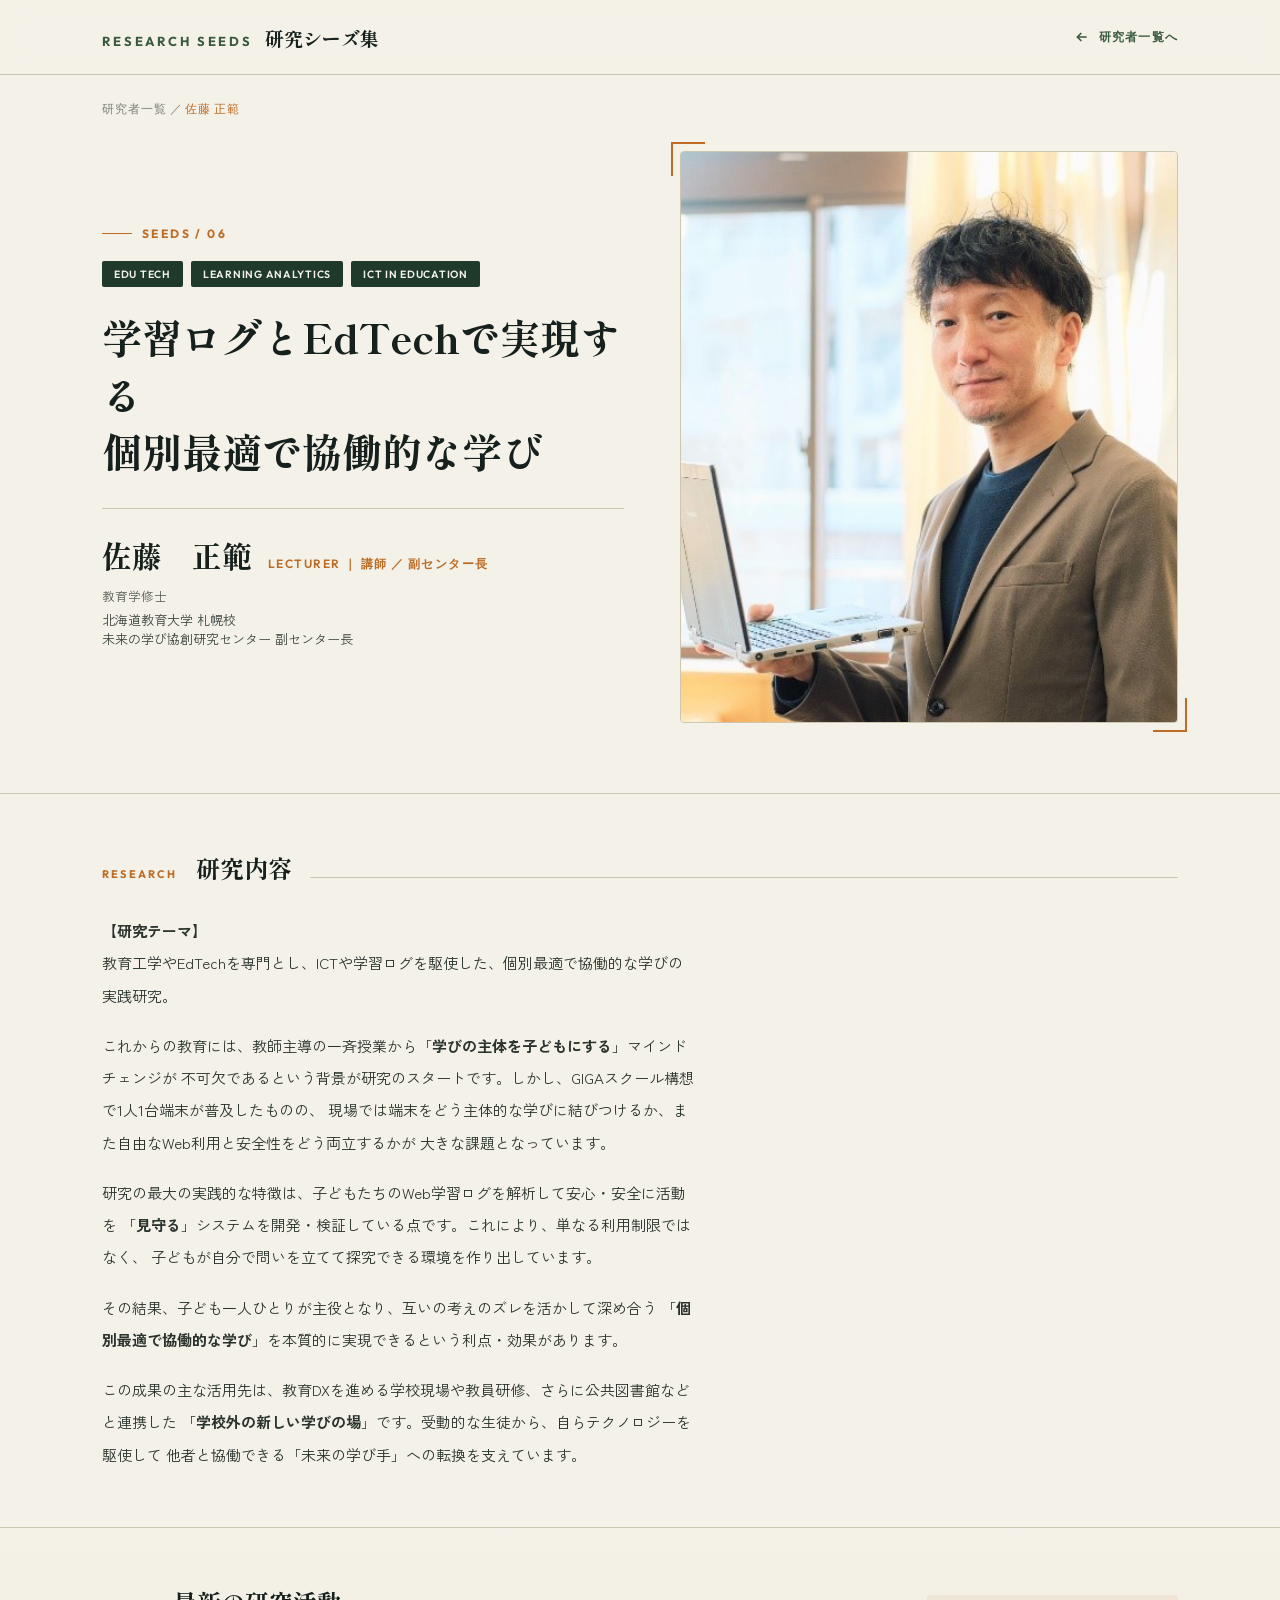
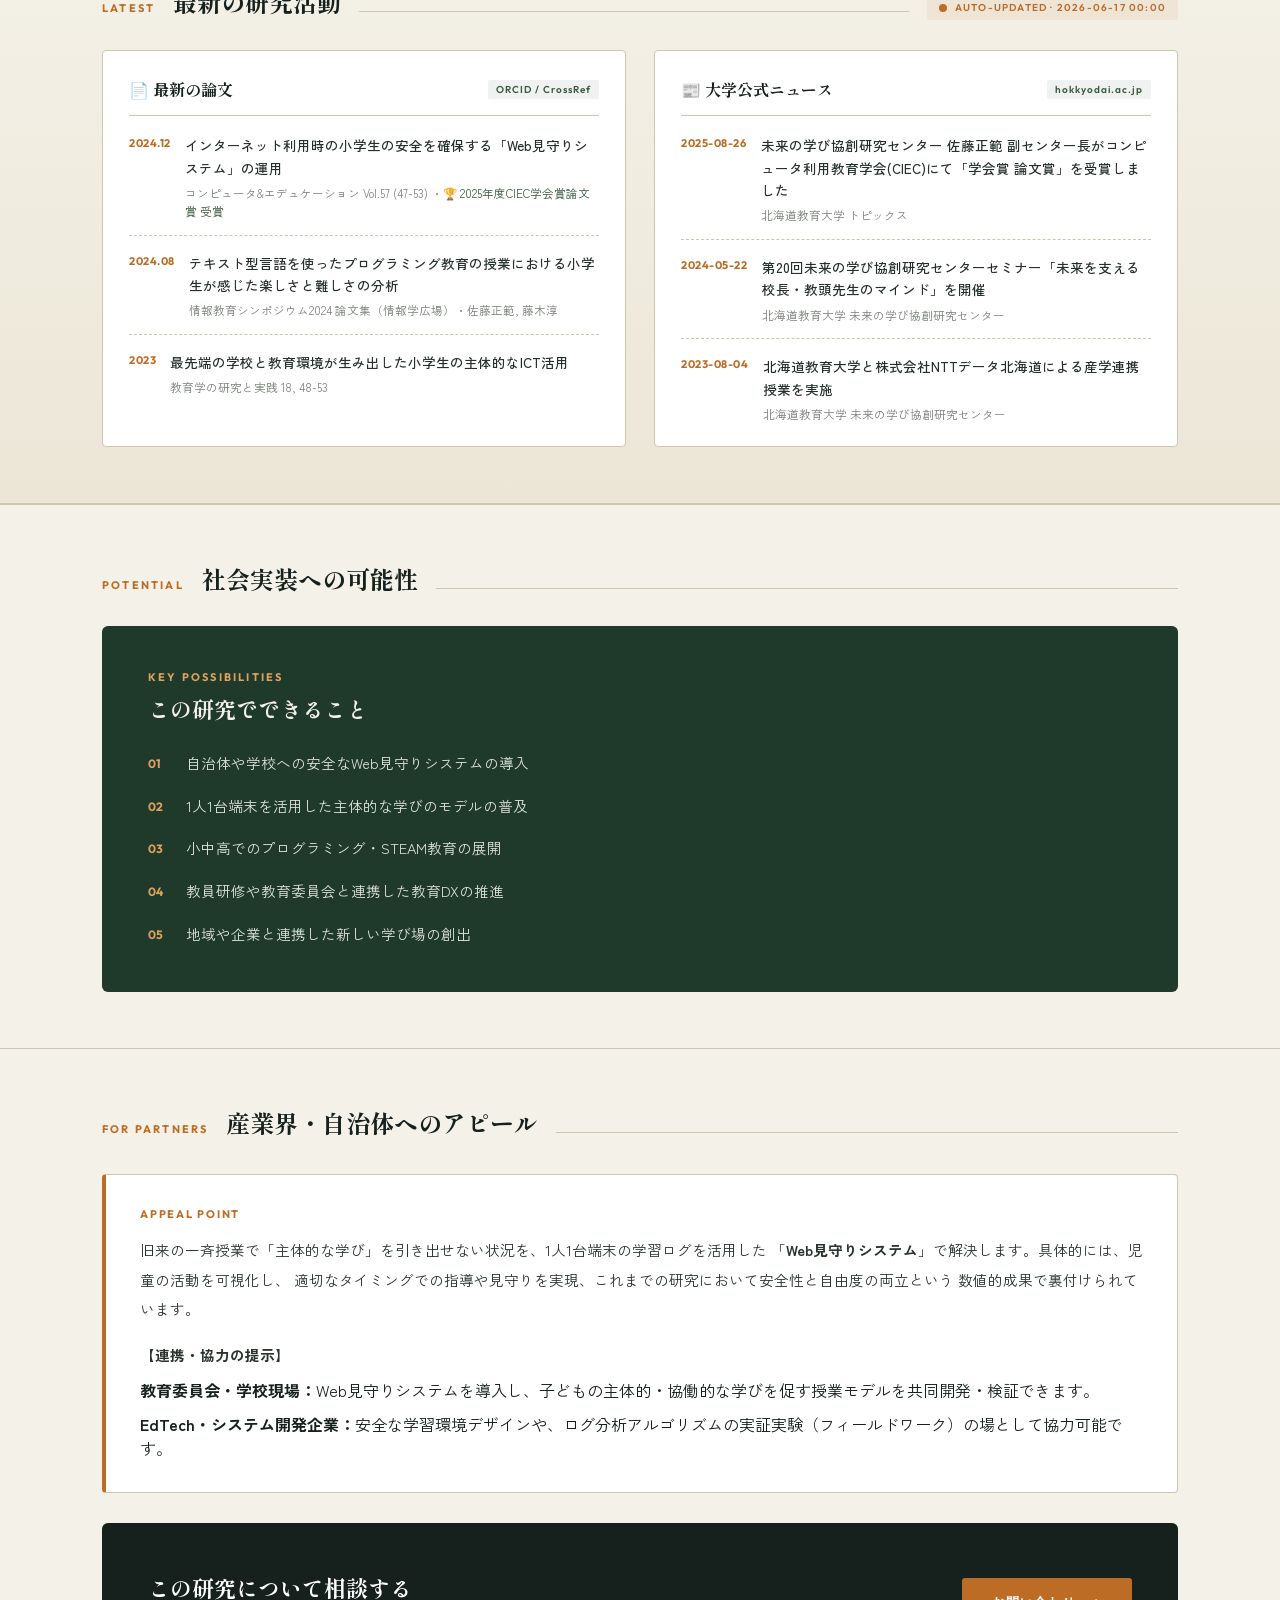
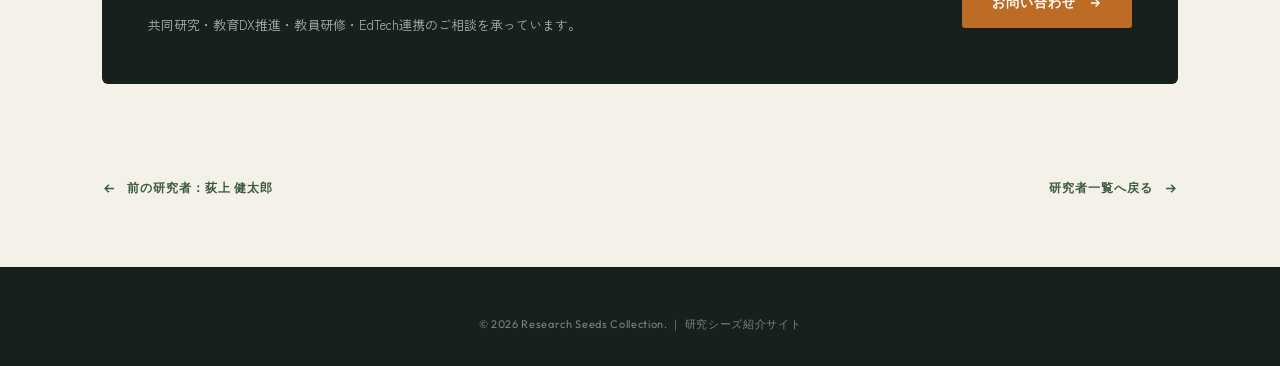
<file: sato.html>
<!DOCTYPE html>
<html lang="ja">
<head>
<meta charset="UTF-8">
<meta name="viewport" content="width=device-width, initial-scale=1">

<!-- Primary SEO -->
<title>佐藤 正範 講師 ｜ 学習ログとEdTechで実現する個別最適で協働的な学び ｜ 研究シーズ集</title>
<meta name="description" content="佐藤正範（北海道教育大学 札幌校 / 未来の学び協創研究センター 副センター長）の研究紹介。教育工学・EdTech専門。1人1台端末時代のWeb学習ログを活用した「Web見守りシステム」を開発し、CIEC 2025年度学会賞論文賞を受賞。個別最適で協働的な学びの実践研究。3者連携事業の研究シーズ集。">
<meta name="keywords" content="佐藤正範, 北海道教育大学, 札幌校, 未来の学び協創研究センター, 教育工学, EdTech, ICT活用, Web見守りシステム, 個別最適な学び, 協働的な学び, GIGAスクール, プログラミング教育, STEAM教育, 情報活用能力, 学習ログ, 教育DX, 研究シーズ, 3者連携事業">
<meta name="author" content="3者連携事業 研究シーズ集">
<meta name="robots" content="index, follow">
<link rel="canonical" href="https://hokkyoseeds.github.io/seeds/sato.html">

<!-- Open Graph -->
<meta property="og:title" content="佐藤 正範 講師 ｜ 学習ログとEdTechで実現する個別最適で協働的な学び">
<meta property="og:description" content="北海道教育大学 札幌校 / 未来の学び協創研究センター 副センター長。Web学習ログを活用した「Web見守りシステム」でCIEC 2025年度学会賞論文賞を受賞。教育工学・EdTechを専門とし、個別最適で協働的な学びの実践を研究。">
<meta property="og:image" content="https://hokkyoseeds.github.io/seeds/assets/sato.jpg">
<meta property="og:url" content="https://hokkyoseeds.github.io/seeds/sato.html">
<meta property="og:type" content="profile">
<meta property="og:locale" content="ja_JP">
<meta property="og:site_name" content="研究シーズ集 ｜ 3者連携事業">
<meta property="profile:first_name" content="正範">
<meta property="profile:last_name" content="佐藤">

<!-- Twitter Card -->
<meta name="twitter:card" content="summary_large_image">
<meta name="twitter:title" content="佐藤 正範 講師 ｜ 学習ログとEdTechの研究">
<meta name="twitter:description" content="北海道教育大学 札幌校 / 未来の学び協創研究センター 副センター長。Web学習ログで個別最適で協働的な学びを実現。CIEC学会賞論文賞受賞。">
<meta name="twitter:image" content="https://hokkyoseeds.github.io/seeds/assets/sato.jpg">

<!-- Structured Data: ProfilePage / Person -->
<script type="application/ld+json">
{
  "@context": "https://schema.org",
  "@type": "ProfilePage",
  "url": "https://hokkyoseeds.github.io/seeds/sato.html",
  "name": "佐藤 正範 講師 ｜ 研究シーズ集",
  "inLanguage": "ja",
  "isPartOf": {
    "@type": "WebSite",
    "name": "研究シーズ集 ｜ 3者連携事業",
    "url": "https://hokkyoseeds.github.io/seeds/"
  },
  "mainEntity": {
    "@type": "Person",
    "@id": "https://hokkyoseeds.github.io/seeds/sato.html#person",
    "name": "佐藤 正範",
    "alternateName": ["SATO Masanori", "サトウ マサノリ", "佐藤正範"],
    "givenName": "正範",
    "familyName": "佐藤",
    "jobTitle": ["講師", "副センター長"],
    "honorificSuffix": "教育学修士",
    "affiliation": {
      "@type": "EducationalOrganization",
      "name": "北海道教育大学 札幌校 ／ 未来の学び協創研究センター",
      "url": "https://www.hokkyodai.ac.jp/mirai/",
      "address": {
        "@type": "PostalAddress",
        "addressLocality": "札幌市",
        "addressRegion": "北海道",
        "addressCountry": "JP"
      }
    },
    "image": "https://hokkyoseeds.github.io/seeds/assets/sato.jpg",
    "url": "https://hokkyoseeds.github.io/seeds/sato.html",
    "identifier": {
      "@type": "PropertyValue",
      "propertyID": "ORCID",
      "value": "0009-0000-5724-6536",
      "url": "https://orcid.org/0009-0000-5724-6536"
    },
    "sameAs": [
      "https://orcid.org/0009-0000-5724-6536",
      "https://kensoran.hokkyodai.ac.jp/huehp/KgApp?kyoinId=ymdiyygsggy",
      "https://researchmap.jp/sato-masanori"
    ],
    "email": "mailto:sato.masanori@s.hokkyodai.ac.jp",
    "knowsAbout": [
      "教育工学",
      "EdTech",
      "ICT活用",
      "情報教育",
      "情報活用能力",
      "プログラミング教育",
      "STEAM教育",
      "初等教育",
      "Web見守りシステム",
      "学習ログ分析",
      "個別最適な学び",
      "協働的な学び",
      "教育DX",
      "GIGAスクール構想",
      "サードプレイス"
    ],
    "award": [
      "2025年度CIEC学会賞論文賞（インターネット利用時の小学生の安全を確保する「Web見守りシステム」の運用）",
      "GOOD TOY AWARD 2025（トイオ・プレイグラウンド）"
    ],
    "description": "教育工学・EdTechを専門とし、ICT・学習ログを駆使した、個別最適で協働的な学びの実践を研究。1人1台端末時代のWeb学習ログを解析する「Web見守りシステム」を開発・検証し、子どもが安全に主体的な学びを進められる環境を構築。教員・児童・保護者が連携した運用モデルを実証し、CIEC 2025年度学会賞論文賞を受賞。",
    "subjectOf": [
      {
        "@type": "NewsArticle",
        "headline": "未来の学び協創研究センター 佐藤正範 副センター長がコンピュータ利用教育学会(CIEC)にて「学会賞 論文賞」を受賞しました",
        "datePublished": "2025-08-26",
        "url": "https://www.hokkyodai.ac.jp/info_topics_hue/honbu/detail/20641.html",
        "publisher": { "@type": "Organization", "name": "北海道教育大学" }
      },
      {
        "@type": "NewsArticle",
        "headline": "第20回未来の学び協創研究センターセミナー「未来を支える校長・教頭先生のマインド」開催",
        "datePublished": "2024-05-22",
        "url": "https://www.hokkyodai.ac.jp/info_topics_hue/mri/detail/19682.html",
        "publisher": { "@type": "Organization", "name": "北海道教育大学 未来の学び協創研究センター" }
      },
      {
        "@type": "NewsArticle",
        "headline": "北海道教育大学と株式会社NTTデータ北海道による産学連携授業を実施",
        "datePublished": "2023-08-04",
        "url": "https://www.hokkyodai.ac.jp/info_topics/mirai/detail/15888.html",
        "publisher": { "@type": "Organization", "name": "北海道教育大学 未来の学び協創研究センター" }
      }
    ]
  },
  "breadcrumb": {
    "@type": "BreadcrumbList",
    "itemListElement": [
      { "@type": "ListItem", "position": 1, "name": "研究シーズ集", "item": "https://hokkyoseeds.github.io/seeds/" },
      { "@type": "ListItem", "position": 2, "name": "研究者一覧", "item": "https://hokkyoseeds.github.io/seeds/#researchers" },
      { "@type": "ListItem", "position": 3, "name": "佐藤 正範", "item": "https://hokkyoseeds.github.io/seeds/sato.html" }
    ]
  }
}
</script>

<!-- Structured Data: Scholarly Articles -->
<script type="application/ld+json">
{
  "@context": "https://schema.org",
  "@graph": [
    {
      "@type": "ScholarlyArticle",
      "headline": "インターネット利用時の小学生の安全を確保する「Web見守りシステム」の運用",
      "datePublished": "2024-12-01",
      "author": [
        { "@type": "Person", "name": "佐藤 正範", "@id": "https://hokkyoseeds.github.io/seeds/sato.html#person" }
      ],
      "publisher": { "@type": "Organization", "name": "コンピュータ利用教育学会 (CIEC)" },
      "isPartOf": { "@type": "Periodical", "name": "コンピュータ&エデュケーション", "volumeNumber": "57" },
      "pageStart": "47",
      "pageEnd": "53",
      "award": "2025年度CIEC学会賞論文賞"
    },
    {
      "@type": "ScholarlyArticle",
      "headline": "テキスト型言語を使ったプログラミング教育の授業における小学生が感じた楽しさと難しさの分析",
      "datePublished": "2024-08-12",
      "author": [
        { "@type": "Person", "name": "佐藤 正範", "@id": "https://hokkyoseeds.github.io/seeds/sato.html#person" },
        { "@type": "Person", "name": "藤木 淳" }
      ],
      "publisher": { "@type": "Organization", "name": "情報処理学会" },
      "isPartOf": { "@type": "Periodical", "name": "情報教育シンポジウム2024 論文集" }
    },
    {
      "@type": "ScholarlyArticle",
      "headline": "最先端の学校と教育環境が生み出した小学生の主体的なICT活用",
      "datePublished": "2023",
      "author": [
        { "@type": "Person", "name": "佐藤 正範", "@id": "https://hokkyoseeds.github.io/seeds/sato.html#person" }
      ],
      "isPartOf": { "@type": "Periodical", "name": "教育学の研究と実践", "volumeNumber": "18" },
      "pageStart": "48",
      "pageEnd": "53"
    }
  ]
}
</script>

<link rel="preconnect" href="https://fonts.googleapis.com">
<link rel="preconnect" href="https://fonts.gstatic.com" crossorigin>
<link href="https://fonts.googleapis.com/css2?family=Zen+Kaku+Gothic+New:wght@400;500;700;900&family=Shippori+Mincho:wght@600;700;800&family=Outfit:wght@300;400;500;600;700&display=swap" rel="stylesheet">
<link rel="stylesheet" href="researcher.css">
</head>
<body>

<header>
<div class="wrap nav">
  <a class="brand" href="index.html">
    <span class="mark">RESEARCH SEEDS</span>
    <span class="jp">研究シーズ集</span>
  </a>
  <a class="back" href="index.html">
    <svg width="16" height="16" viewBox="0 0 24 24" fill="none" stroke-width="2.4">
      <path d="M19 12H5M11 6l-6 6 6 6"/>
    </svg>
    研究者一覧へ
  </a>
</div>
</header>

<nav class="wrap" aria-label="パンくず">
  <div class="crumb"><a href="index.html">研究者一覧</a> ／ <span>佐藤 正範</span></div>
</nav>

<!-- HERO -->
<section class="r-hero" aria-labelledby="researcher-name">
  <div class="wrap r-hero-grid">
    <div class="reveal">
      <div class="r-seedno">SEEDS / 06</div>
      <div class="r-fields">
        <span class="tag">EDU TECH</span>
        <span class="tag">LEARNING ANALYTICS</span>
        <span class="tag">ICT IN EDUCATION</span>
      </div>
      <h1 class="r-title" id="researcher-name">学習ログとEdTechで実現する<br>個別最適で協働的な学び</h1>
      <div class="r-name-line">
        <div>
          <div class="r-name">佐藤　正範</div>
        </div>
        <div class="r-role">LECTURER ｜ 講師 ／ 副センター長</div>
      </div>
      <div class="r-degree">教育学修士</div>
      <address class="r-affil" style="font-style:normal">北海道教育大学 札幌校<br>未来の学び協創研究センター 副センター長</address>
    </div>
    <div class="r-photo reveal">
      <div class="frame">
        <img src="assets/sato.jpg" alt="佐藤 正範 講師（北海道教育大学 未来の学び協創研究センター 副センター長）" width="514" height="514">
      </div>
      <span class="corner c1"></span>
      <span class="corner c2"></span>
    </div>
  </div>
</section>

<!-- 研究内容 -->
<section class="block" aria-labelledby="research-heading">
  <div class="wrap">
    <div class="block-head reveal">
      <span class="en">RESEARCH</span>
      <span class="jp" id="research-heading">研究内容</span>
      <span class="ln"></span>
    </div>
    <div class="body-text reveal">
      <p>
        <strong>【研究テーマ】</strong><br>
        教育工学やEdTechを専門とし、ICTや学習ログを駆使した、個別最適で協働的な学びの実践研究。
      </p>
      <p>
        これからの教育には、教師主導の一斉授業から「<strong>学びの主体を子どもにする</strong>」マインドチェンジが
        不可欠であるという背景が研究のスタートです。しかし、GIGAスクール構想で1人1台端末が普及したものの、
        現場では端末をどう主体的な学びに結びつけるか、また自由なWeb利用と安全性をどう両立するかが
        大きな課題となっています。
      </p>
      <p>
        研究の最大の実践的な特徴は、子どもたちのWeb学習ログを解析して安心・安全に活動を
        「<strong>見守る</strong>」システムを開発・検証している点です。これにより、単なる利用制限ではなく、
        子どもが自分で問いを立てて探究できる環境を作り出しています。
      </p>
      <p>
        その結果、子ども一人ひとりが主役となり、互いの考えのズレを活かして深め合う
        「<strong>個別最適で協働的な学び</strong>」を本質的に実現できるという利点・効果があります。
      </p>
      <p>
        この成果の主な活用先は、教育DXを進める学校現場や教員研修、さらに公共図書館などと連携した
        「<strong>学校外の新しい学びの場</strong>」です。受動的な生徒から、自らテクノロジーを駆使して
        他者と協働できる「未来の学び手」への転換を支えています。
      </p>
    </div>
  </div>
</section>

<!-- AUTO_UPDATE_START -->
<section class="block au-block" aria-labelledby="latest-heading">
  <div class="wrap">
    <div class="block-head">
      <span class="en">LATEST</span>
      <span class="jp" id="latest-heading">最新の研究活動</span>
      <span class="ln"></span>
      <span class="au-stamp">AUTO-UPDATED · 2026-06-17 00:00</span>
    </div>

    <div class="au-grid">
      <div class="au-col">
        <div class="au-h">📄 最新の論文 <span class="au-src">ORCID / CrossRef</span></div>
        <ul class="au-list">
        <li class="au-item">
          <div class="au-date">2024.12</div>
          <div class="au-body">
            <div class="au-title"><a href="https://www.ciec.or.jp/journal/" target="_blank" rel="noopener">インターネット利用時の小学生の安全を確保する「Web見守りシステム」の運用</a></div>
            <div class="au-meta">コンピュータ&エデュケーション Vol.57 (47-53) ・<a href="https://www.hokkyodai.ac.jp/info_topics_hue/honbu/detail/20641.html" target="_blank" rel="noopener">🏆 2025年度CIEC学会賞論文賞 受賞</a></div>
          </div>
        </li>
        <li class="au-item">
          <div class="au-date">2024.08</div>
          <div class="au-body">
            <div class="au-title"><a href="https://researchmap.jp/sato-masanori" target="_blank" rel="noopener">テキスト型言語を使ったプログラミング教育の授業における小学生が感じた楽しさと難しさの分析</a></div>
            <div class="au-meta">情報教育シンポジウム2024 論文集（情報学広場）・佐藤正範, 藤木淳</div>
          </div>
        </li>
        <li class="au-item">
          <div class="au-date">2023</div>
          <div class="au-body">
            <div class="au-title"><a href="https://researchmap.jp/sato-masanori" target="_blank" rel="noopener">最先端の学校と教育環境が生み出した小学生の主体的なICT活用</a></div>
            <div class="au-meta">教育学の研究と実践 18, 48-53</div>
          </div>
        </li></ul>
      </div>
      <div class="au-col">
        <div class="au-h">📰 大学公式ニュース <span class="au-src">hokkyodai.ac.jp</span></div>
        <ul class="au-list">
        <li class="au-item">
          <div class="au-date">2025-08-26</div>
          <div class="au-body">
            <div class="au-title"><a href="https://www.hokkyodai.ac.jp/info_topics_hue/honbu/detail/20641.html" target="_blank" rel="noopener">未来の学び協創研究センター 佐藤正範 副センター長がコンピュータ利用教育学会(CIEC)にて「学会賞 論文賞」を受賞しました</a></div>
            <div class="au-meta">北海道教育大学 トピックス</div>
          </div>
        </li>
        <li class="au-item">
          <div class="au-date">2024-05-22</div>
          <div class="au-body">
            <div class="au-title"><a href="https://www.hokkyodai.ac.jp/info_topics_hue/mri/detail/19682.html" target="_blank" rel="noopener">第20回未来の学び協創研究センターセミナー「未来を支える校長・教頭先生のマインド」を開催</a></div>
            <div class="au-meta">北海道教育大学 未来の学び協創研究センター</div>
          </div>
        </li>
        <li class="au-item">
          <div class="au-date">2023-08-04</div>
          <div class="au-body">
            <div class="au-title"><a href="https://www.hokkyodai.ac.jp/info_topics/mirai/detail/15888.html" target="_blank" rel="noopener">北海道教育大学と株式会社NTTデータ北海道による産学連携授業を実施</a></div>
            <div class="au-meta">北海道教育大学 未来の学び協創研究センター</div>
          </div>
        </li></ul>
      </div>
    </div>
  </div>
</section>
<!-- AUTO_UPDATE_END -->

<!-- 社会実装 -->
<section class="block" aria-labelledby="potential-heading">
  <div class="wrap">
    <div class="block-head reveal">
      <span class="en">POTENTIAL</span>
      <span class="jp" id="potential-heading">社会実装への可能性</span>
      <span class="ln"></span>
    </div>
    <div class="appeal reveal">
      <div class="ah">KEY POSSIBILITIES</div>
      <div class="aj">この研究でできること</div>
      <ul>
        <li><span class="n">01</span>自治体や学校への安全なWeb見守りシステムの導入</li>
        <li><span class="n">02</span>1人1台端末を活用した主体的な学びのモデルの普及</li>
        <li><span class="n">03</span>小中高でのプログラミング・STEAM教育の展開</li>
        <li><span class="n">04</span>教員研修や教育委員会と連携した教育DXの推進</li>
        <li><span class="n">05</span>地域や企業と連携した新しい学び場の創出</li>
      </ul>
    </div>
  </div>
</section>

<!-- アピールポイント -->
<section class="block" aria-labelledby="partners-heading">
  <div class="wrap">
    <div class="block-head reveal">
      <span class="en">FOR PARTNERS</span>
      <span class="jp" id="partners-heading">産業界・自治体へのアピール</span>
      <span class="ln"></span>
    </div>
    <div class="pitch reveal">
      <div class="ph">APPEAL POINT</div>
      <p>
        旧来の一斉授業で「主体的な学び」を引き出せない状況を、1人1台端末の学習ログを活用した
        「<strong>Web見守りシステム</strong>」で解決します。具体的には、児童の活動を可視化し、
        適切なタイミングでの指導や見守りを実現、これまでの研究において安全性と自由度の両立という
        数値的成果で裏付けられています。
      </p>
      <p style="margin-top:16px"><strong>【連携・協力の提示】</strong></p>
      <ul style="margin-top:8px;padding-left:0;list-style:none">
        <li style="margin-bottom:10px"><strong>教育委員会・学校現場：</strong>Web見守りシステムを導入し、子どもの主体的・協働的な学びを促す授業モデルを共同開発・検証できます。</li>
        <li><strong>EdTech・システム開発企業：</strong>安全な学習環境デザインや、ログ分析アルゴリズムの実証実験（フィールドワーク）の場として協力可能です。</li>
      </ul>
    </div>

    <div class="cta reveal">
      <div class="ct">
        <h3>この研究について相談する</h3>
        <p>共同研究・教育DX推進・教員研修・EdTech連携のご相談を承っています。</p>
      </div>
      <a class="btn" href="index.html#contact">
        お問い合わせ
        <svg width="14" height="14" viewBox="0 0 24 24" fill="none" stroke="#fff" stroke-width="2.4">
          <path d="M5 12h14M13 6l6 6-6 6"/>
        </svg>
      </a>
    </div>
  </div>
</section>

<div class="wrap">
  <nav class="prevnext" aria-label="前後の研究者">
    <a class="pn" href="ogiue.html">
      <svg width="15" height="15" viewBox="0 0 24 24" fill="none" stroke="currentColor" stroke-width="2.4">
        <path d="M19 12H5M11 6l-6 6 6 6"/>
      </svg>
      前の研究者：荻上 健太郎
    </a>
    <a class="pn" href="index.html">
      研究者一覧へ戻る
      <svg width="15" height="15" viewBox="0 0 24 24" fill="none" stroke="currentColor" stroke-width="2.4">
        <path d="M5 12h14M13 6l6 6-6 6"/>
      </svg>
    </a>
  </nav>
</div>

<footer>
  <div class="wrap">
    <div class="foot-bottom">© 2026 Research Seeds Collection. ｜ 研究シーズ紹介サイト</div>
  </div>
</footer>

<script>
const io=new IntersectionObserver(es=>{
  es.forEach(e=>{if(e.isIntersecting){e.target.classList.add('in');io.unobserve(e.target)}});
},{threshold:.14});
document.querySelectorAll('.reveal').forEach(el=>io.observe(el));
</script>
</body>
</html>
</file>
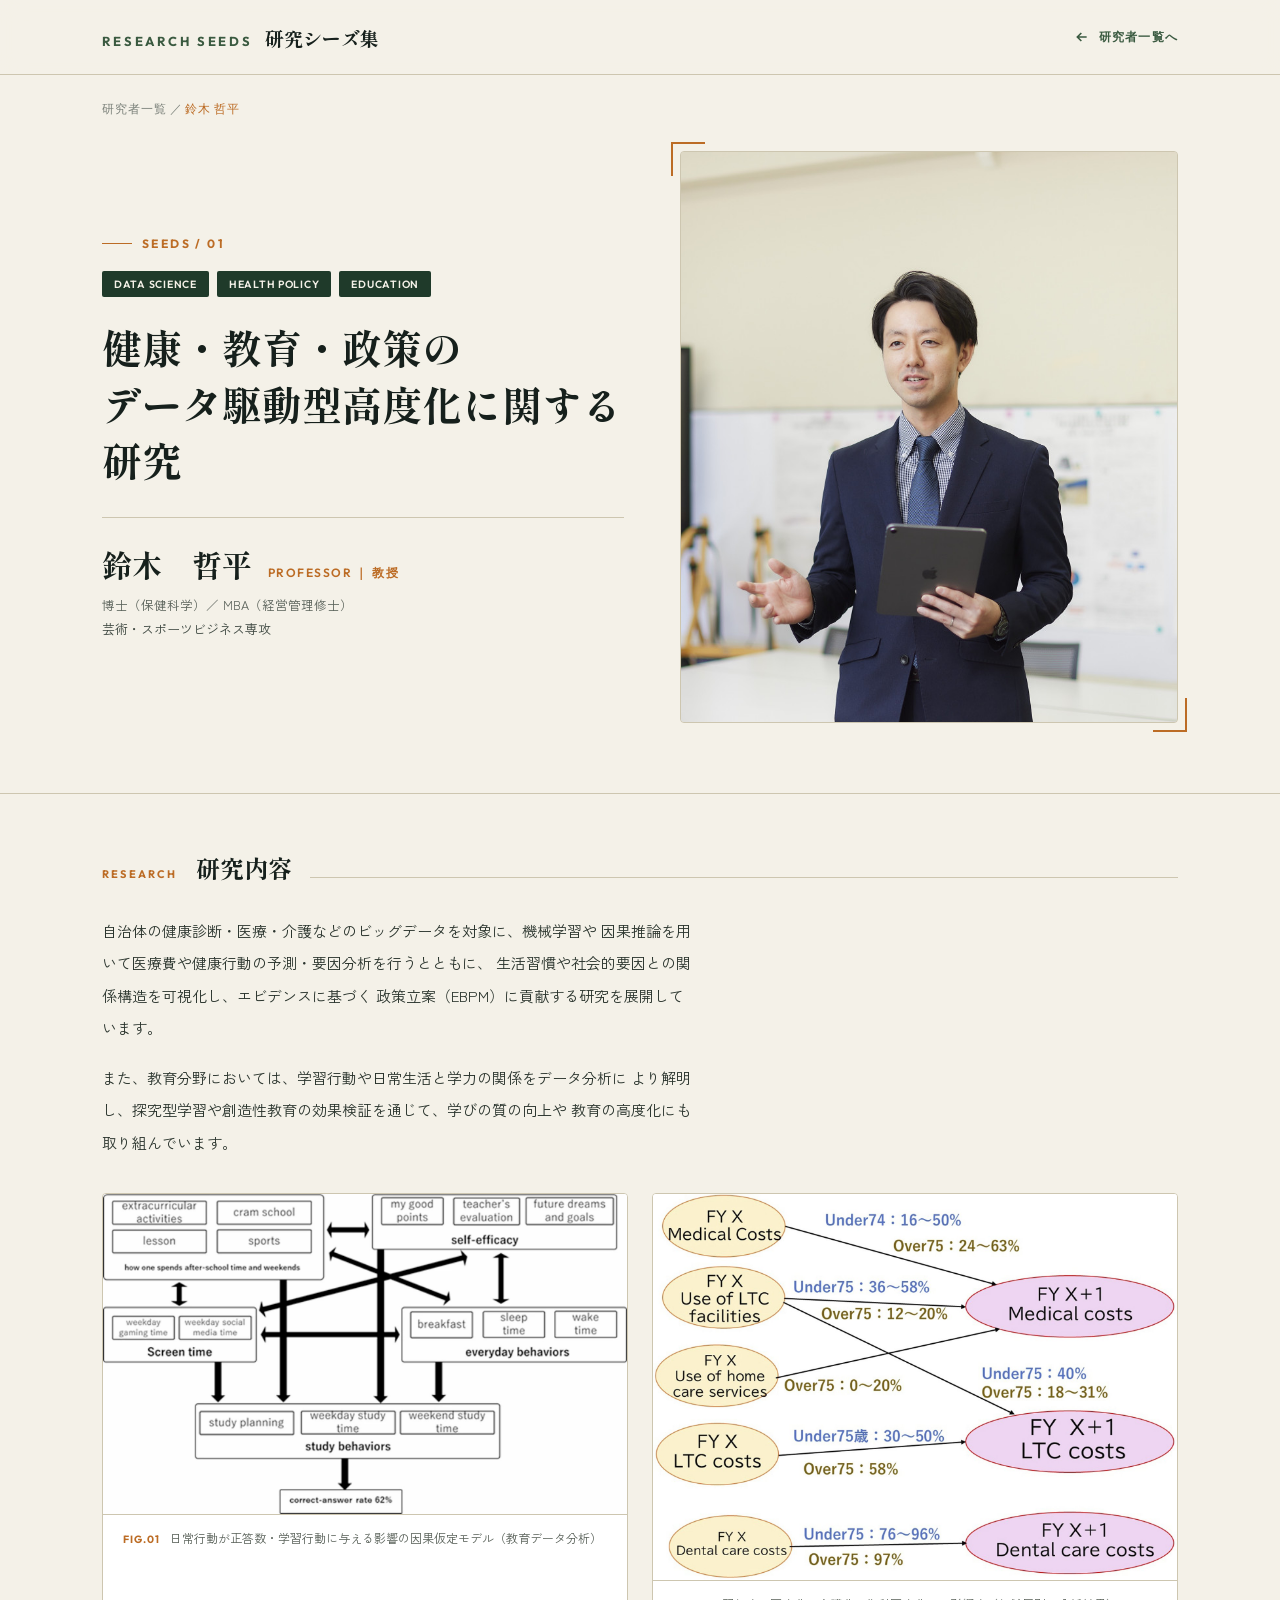
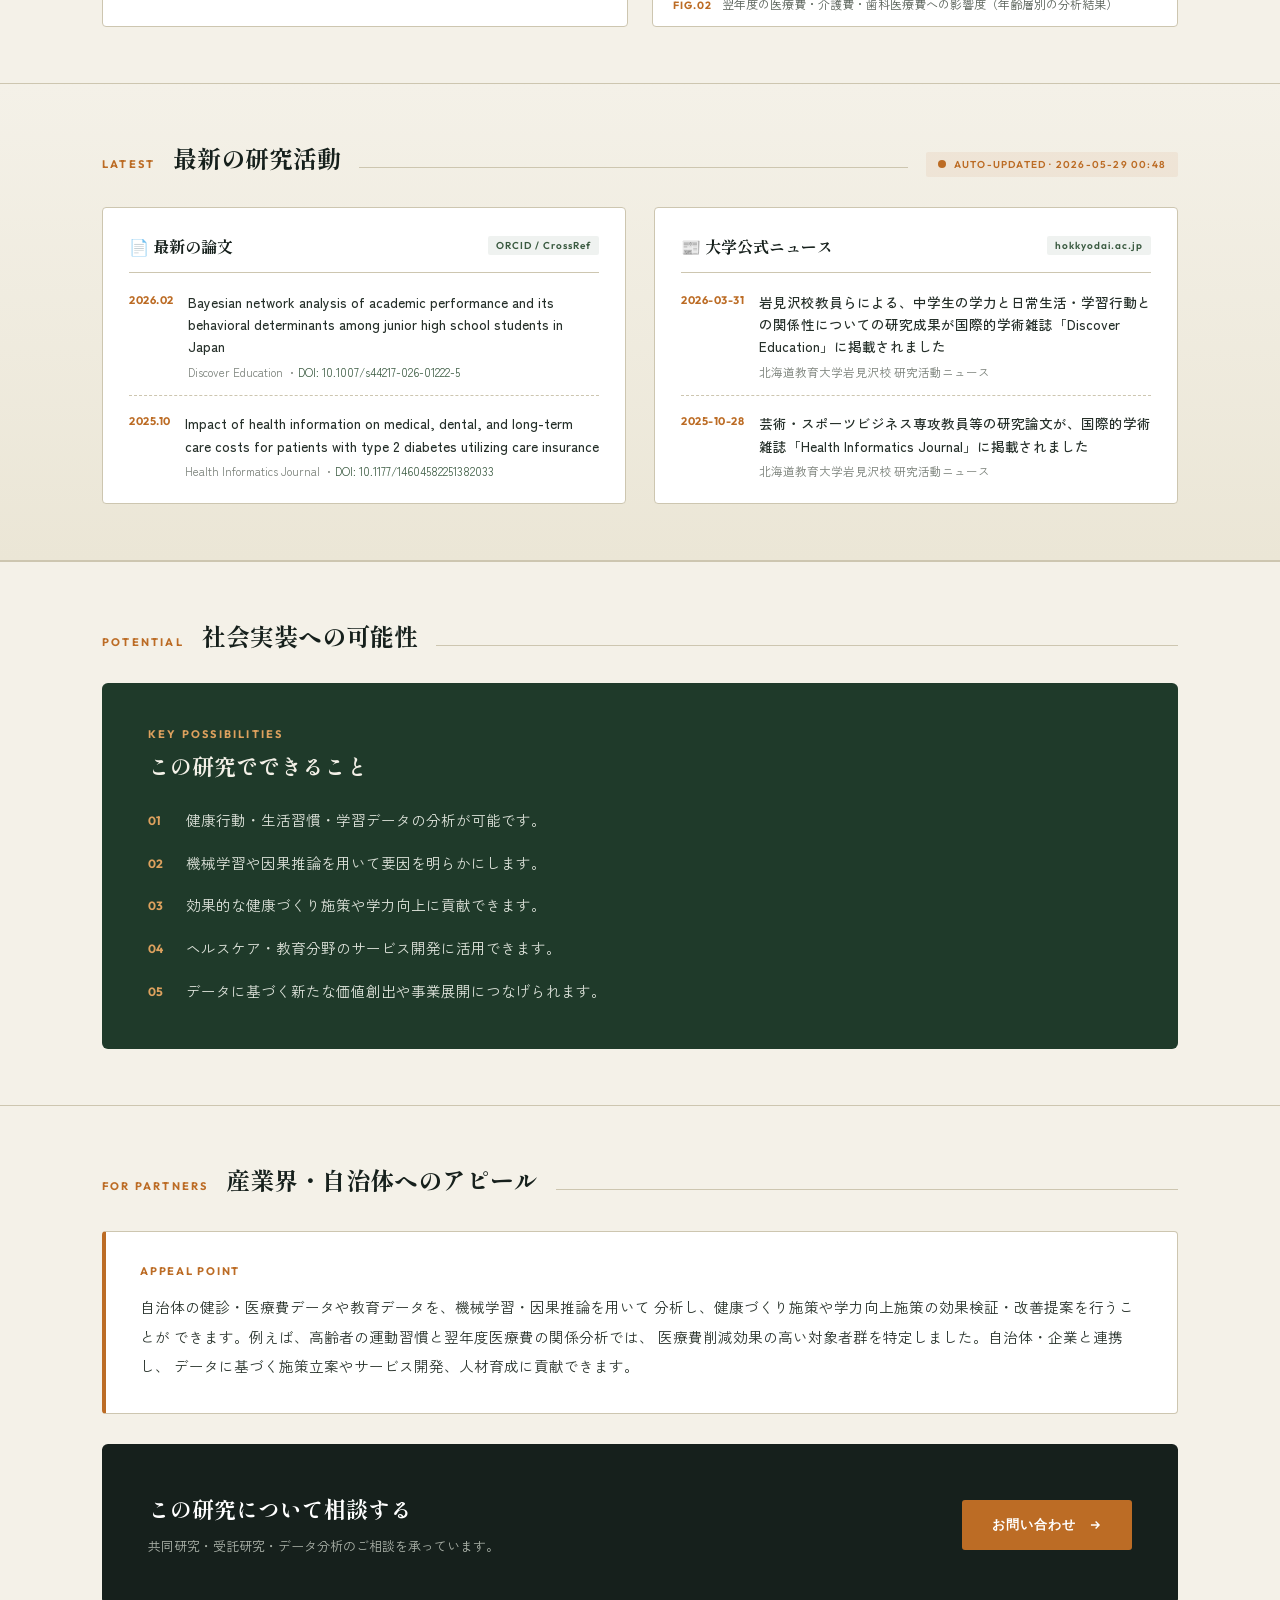
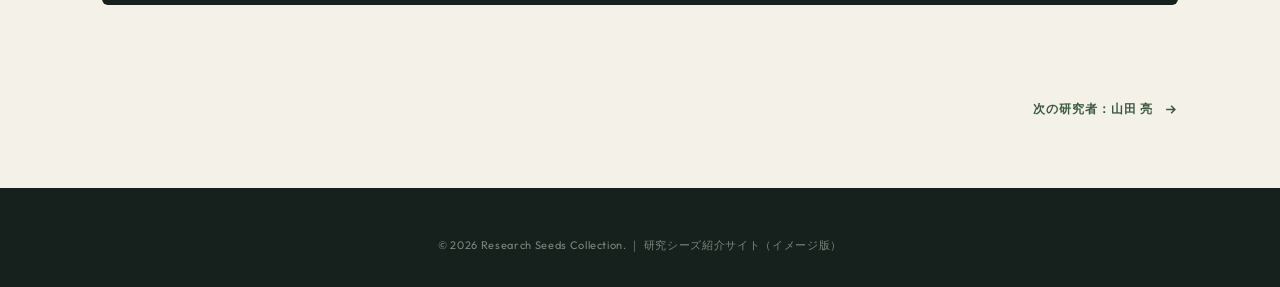
<file: suzuki.html>
<!DOCTYPE html>
<html lang="ja">
<head>
<meta charset="UTF-8">
<meta name="viewport" content="width=device-width, initial-scale=1">
<title>鈴木 哲平 ｜ 研究シーズ集</title>
<link rel="preconnect" href="https://fonts.googleapis.com">
<link rel="preconnect" href="https://fonts.gstatic.com" crossorigin>
<link href="https://fonts.googleapis.com/css2?family=Zen+Kaku+Gothic+New:wght@400;500;700;900&family=Shippori+Mincho:wght@600;700;800&family=Outfit:wght@300;400;500;600;700&display=swap" rel="stylesheet">
<link rel="stylesheet" href="researcher.css">
</head>
<body>

<header>
<div class="wrap nav">
  <a class="brand" href="index.html">
    <span class="mark">RESEARCH SEEDS</span>
    <span class="jp">研究シーズ集</span>
  </a>
  <a class="back" href="index.html">
    <svg width="16" height="16" viewBox="0 0 24 24" fill="none" stroke-width="2.4">
      <path d="M19 12H5M11 6l-6 6 6 6"/>
    </svg>
    研究者一覧へ
  </a>
</div>
</header>

<div class="wrap">
  <div class="crumb"><a href="index.html">研究者一覧</a> ／ <span>鈴木 哲平</span></div>
</div>

<!-- HERO -->
<section class="r-hero">
  <div class="wrap r-hero-grid">
    <div class="reveal">
      <div class="r-seedno">SEEDS / 01</div>
      <div class="r-fields">
        <span class="tag">DATA SCIENCE</span>
        <span class="tag">HEALTH POLICY</span>
        <span class="tag">EDUCATION</span>
      </div>
      <h1 class="r-title">健康・教育・政策の<br>データ駆動型高度化に関する研究</h1>
      <div class="r-name-line">
        <div>
          <div class="r-name">鈴木　哲平</div>
        </div>
        <div class="r-role">PROFESSOR ｜ 教授</div>
      </div>
      <div class="r-degree">博士（保健科学）／ MBA（経営管理修士）</div>
      <div class="r-affil">芸術・スポーツビジネス専攻</div>
    </div>
    <div class="r-photo reveal">
      <div class="frame">
        <img src="assets/suzuki.jpg" alt="鈴木 哲平 教授">
      </div>
      <span class="corner c1"></span>
      <span class="corner c2"></span>
    </div>
  </div>
</section>

<!-- 研究内容 -->
<section class="block">
  <div class="wrap">
    <div class="block-head reveal">
      <span class="en">RESEARCH</span>
      <span class="jp">研究内容</span>
      <span class="ln"></span>
    </div>
    <div class="body-text reveal">
      <p>
        自治体の健康診断・医療・介護などのビッグデータを対象に、機械学習や
        因果推論を用いて医療費や健康行動の予測・要因分析を行うとともに、
        生活習慣や社会的要因との関係構造を可視化し、エビデンスに基づく
        政策立案（EBPM）に貢献する研究を展開しています。
      </p>
      <p>
        また、教育分野においては、学習行動や日常生活と学力の関係をデータ分析に
        より解明し、探究型学習や創造性教育の効果検証を通じて、学びの質の向上や
        教育の高度化にも取り組んでいます。
      </p>
    </div>

    <div class="fig-duo reveal">
      <div class="figure">
        <img src="assets/suzuki_fig1.jpg" alt="日常行動が正答数・学習行動に与える因果仮定モデル">
        <div class="cap">
          <b>FIG.01</b>
          日常行動が正答数・学習行動に与える影響の因果仮定モデル（教育データ分析）
        </div>
      </div>
      <div class="figure">
        <img src="assets/suzuki_fig2.jpg" alt="翌年度の医療費・介護費・歯科費への影響度">
        <div class="cap">
          <b>FIG.02</b>
          翌年度の医療費・介護費・歯科医療費への影響度（年齢層別の分析結果）
        </div>
      </div>
    </div>
  </div>
</section>

<!-- AUTO_UPDATE_START -->
<section class="block au-block">
  <div class="wrap">
    <div class="block-head">
      <span class="en">LATEST</span>
      <span class="jp">最新の研究活動</span>
      <span class="ln"></span>
      <span class="au-stamp">AUTO-UPDATED · 2026-05-29 00:48</span>
    </div>

    <div class="au-grid">
      <div class="au-col">
        <div class="au-h">📄 最新の論文 <span class="au-src">ORCID / CrossRef</span></div>
        <ul class="au-list">
        <li class="au-item">
          <div class="au-date">2026.02</div>
          <div class="au-body">
            <div class="au-title">Bayesian network analysis of academic performance and its behavioral determinants among junior high school students in Japan</div>
            <div class="au-meta">Discover Education ・<a href="https://doi.org/10.1007/s44217-026-01222-5" target="_blank" rel="noopener">DOI: 10.1007/s44217-026-01222-5</a></div>
          </div>
        </li>
        <li class="au-item">
          <div class="au-date">2025.10</div>
          <div class="au-body">
            <div class="au-title">Impact of health information on medical, dental, and long-term care costs for patients with type 2 diabetes utilizing care insurance</div>
            <div class="au-meta">Health Informatics Journal ・<a href="https://doi.org/10.1177/14604582251382033" target="_blank" rel="noopener">DOI: 10.1177/14604582251382033</a></div>
          </div>
        </li></ul>
      </div>
      <div class="au-col">
        <div class="au-h">📰 大学公式ニュース <span class="au-src">hokkyodai.ac.jp</span></div>
        <ul class="au-list">
        <li class="au-item">
          <div class="au-date">2026-03-31</div>
          <div class="au-body">
            <div class="au-title"><a href="https://www.hokkyodai.ac.jp/info_topics_hue/iwa/detail/21136.html" target="_blank" rel="noopener">岩見沢校教員らによる、中学生の学力と日常生活・学習行動との関係性についての研究成果が国際的学術雑誌「Discover Education」に掲載されました</a></div>
            <div class="au-meta">北海道教育大学岩見沢校 研究活動ニュース</div>
          </div>
        </li>
        <li class="au-item">
          <div class="au-date">2025-10-28</div>
          <div class="au-body">
            <div class="au-title"><a href="https://www.hokkyodai.ac.jp/info_topics_hue/iwa/detail/20787.html" target="_blank" rel="noopener">芸術・スポーツビジネス専攻教員等の研究論文が、国際的学術雑誌「Health Informatics Journal」に掲載されました</a></div>
            <div class="au-meta">北海道教育大学岩見沢校 研究活動ニュース</div>
          </div>
        </li></ul>
      </div>
    </div>
  </div>
</section>
<!-- AUTO_UPDATE_END -->

<!-- 社会実装 -->
<section class="block">
  <div class="wrap">
    <div class="block-head reveal">
      <span class="en">POTENTIAL</span>
      <span class="jp">社会実装への可能性</span>
      <span class="ln"></span>
    </div>
    <div class="appeal reveal">
      <div class="ah">KEY POSSIBILITIES</div>
      <div class="aj">この研究でできること</div>
      <ul>
        <li><span class="n">01</span>健康行動・生活習慣・学習データの分析が可能です。</li>
        <li><span class="n">02</span>機械学習や因果推論を用いて要因を明らかにします。</li>
        <li><span class="n">03</span>効果的な健康づくり施策や学力向上に貢献できます。</li>
        <li><span class="n">04</span>ヘルスケア・教育分野のサービス開発に活用できます。</li>
        <li><span class="n">05</span>データに基づく新たな価値創出や事業展開につなげられます。</li>
      </ul>
    </div>
  </div>
</section>

<!-- アピールポイント -->
<section class="block">
  <div class="wrap">
    <div class="block-head reveal">
      <span class="en">FOR PARTNERS</span>
      <span class="jp">産業界・自治体へのアピール</span>
      <span class="ln"></span>
    </div>
    <div class="pitch reveal">
      <div class="ph">APPEAL POINT</div>
      <p>
        自治体の健診・医療費データや教育データを、機械学習・因果推論を用いて
        分析し、健康づくり施策や学力向上施策の効果検証・改善提案を行うことが
        できます。例えば、高齢者の運動習慣と翌年度医療費の関係分析では、
        医療費削減効果の高い対象者群を特定しました。自治体・企業と連携し、
        データに基づく施策立案やサービス開発、人材育成に貢献できます。
      </p>
    </div>

    <div class="cta reveal">
      <div class="ct">
        <h3>この研究について相談する</h3>
        <p>共同研究・受託研究・データ分析のご相談を承っています。</p>
      </div>
      <a class="btn" href="index.html#contact">
        お問い合わせ
        <svg width="14" height="14" viewBox="0 0 24 24" fill="none" stroke="#fff" stroke-width="2.4">
          <path d="M5 12h14M13 6l6 6-6 6"/>
        </svg>
      </a>
    </div>
  </div>
</section>

<div class="wrap">
  <div class="prevnext">
    <span></span>
    <a class="pn" href="yamada.html">
      次の研究者：山田 亮
      <svg width="15" height="15" viewBox="0 0 24 24" fill="none" stroke="currentColor" stroke-width="2.4">
        <path d="M5 12h14M13 6l6 6-6 6"/>
      </svg>
    </a>
  </div>
</div>

<footer>
  <div class="wrap">
    <div class="foot-bottom">© 2026 Research Seeds Collection. ｜ 研究シーズ紹介サイト（イメージ版）</div>
  </div>
</footer>

<script>
const io=new IntersectionObserver(es=>{
  es.forEach(e=>{if(e.isIntersecting){e.target.classList.add('in');io.unobserve(e.target)}});
},{threshold:.14});
document.querySelectorAll('.reveal').forEach(el=>io.observe(el));
</script>
</body>
</html>
</file>
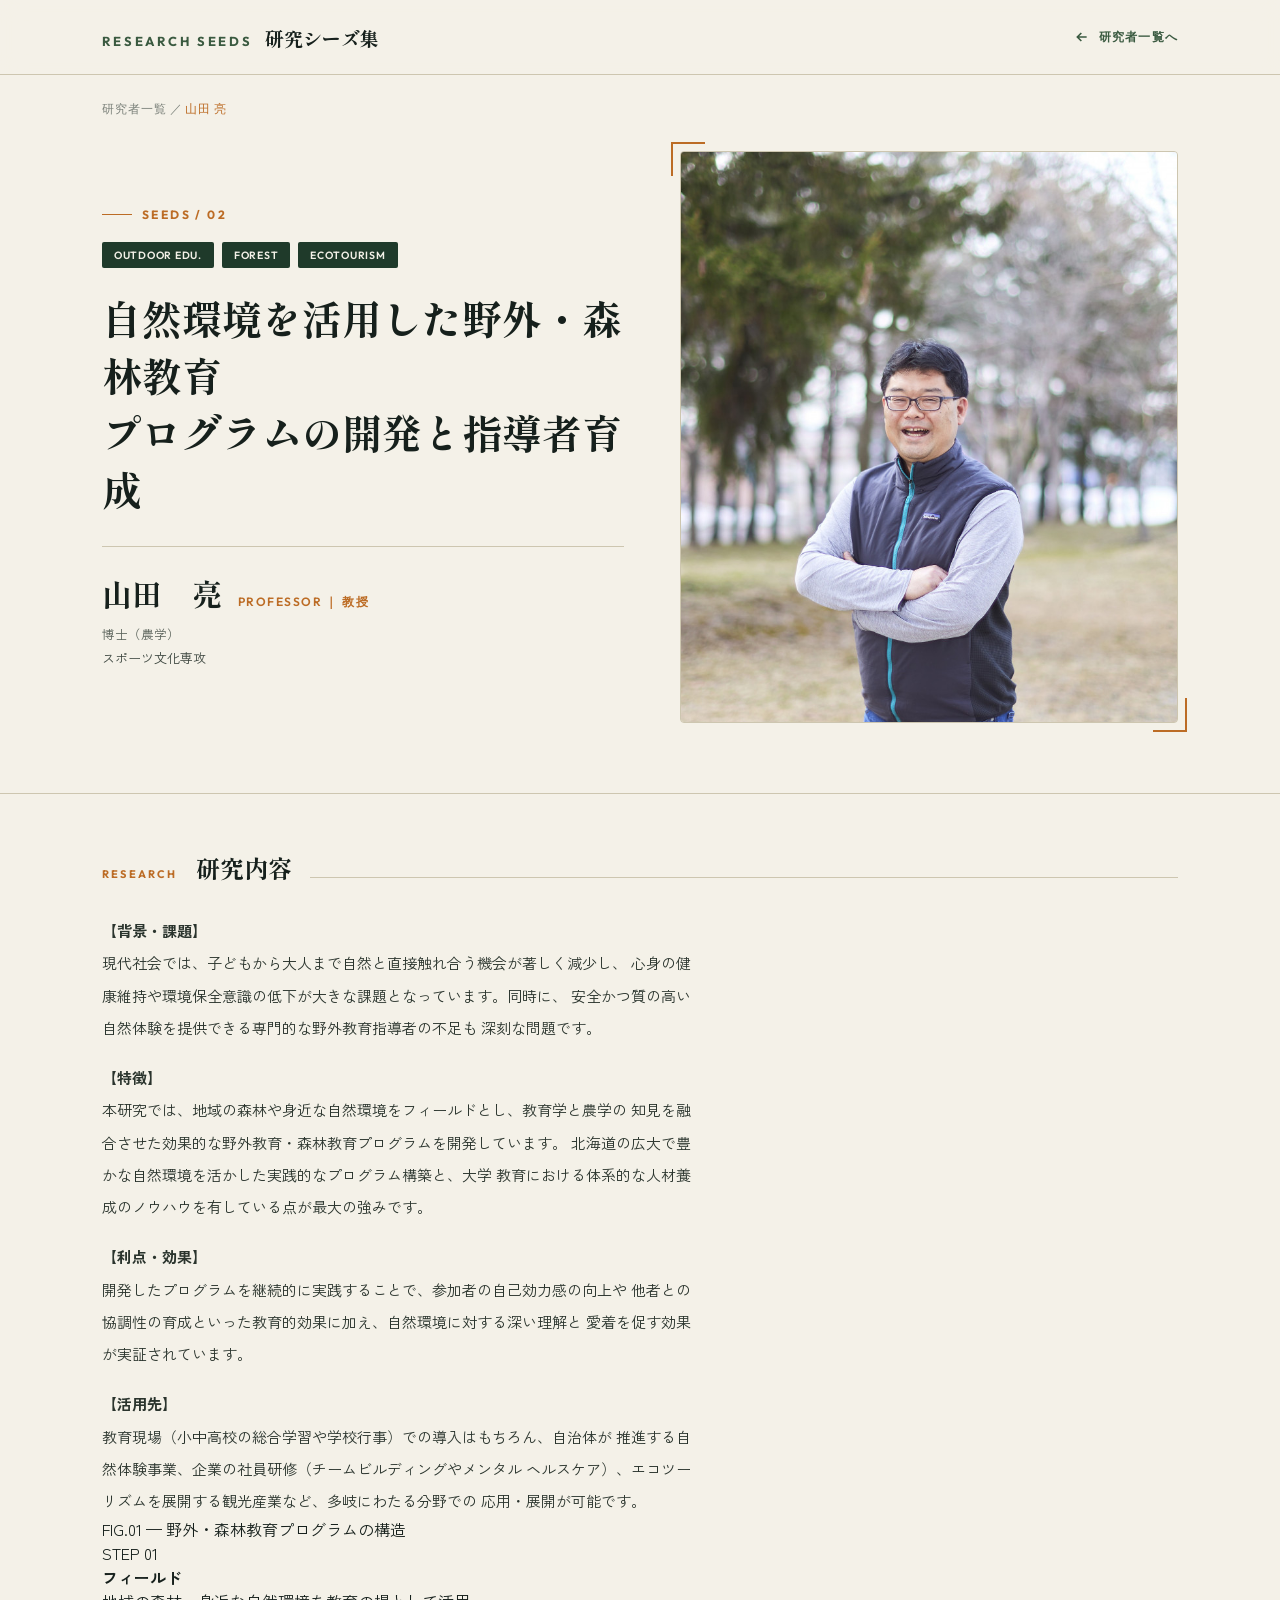
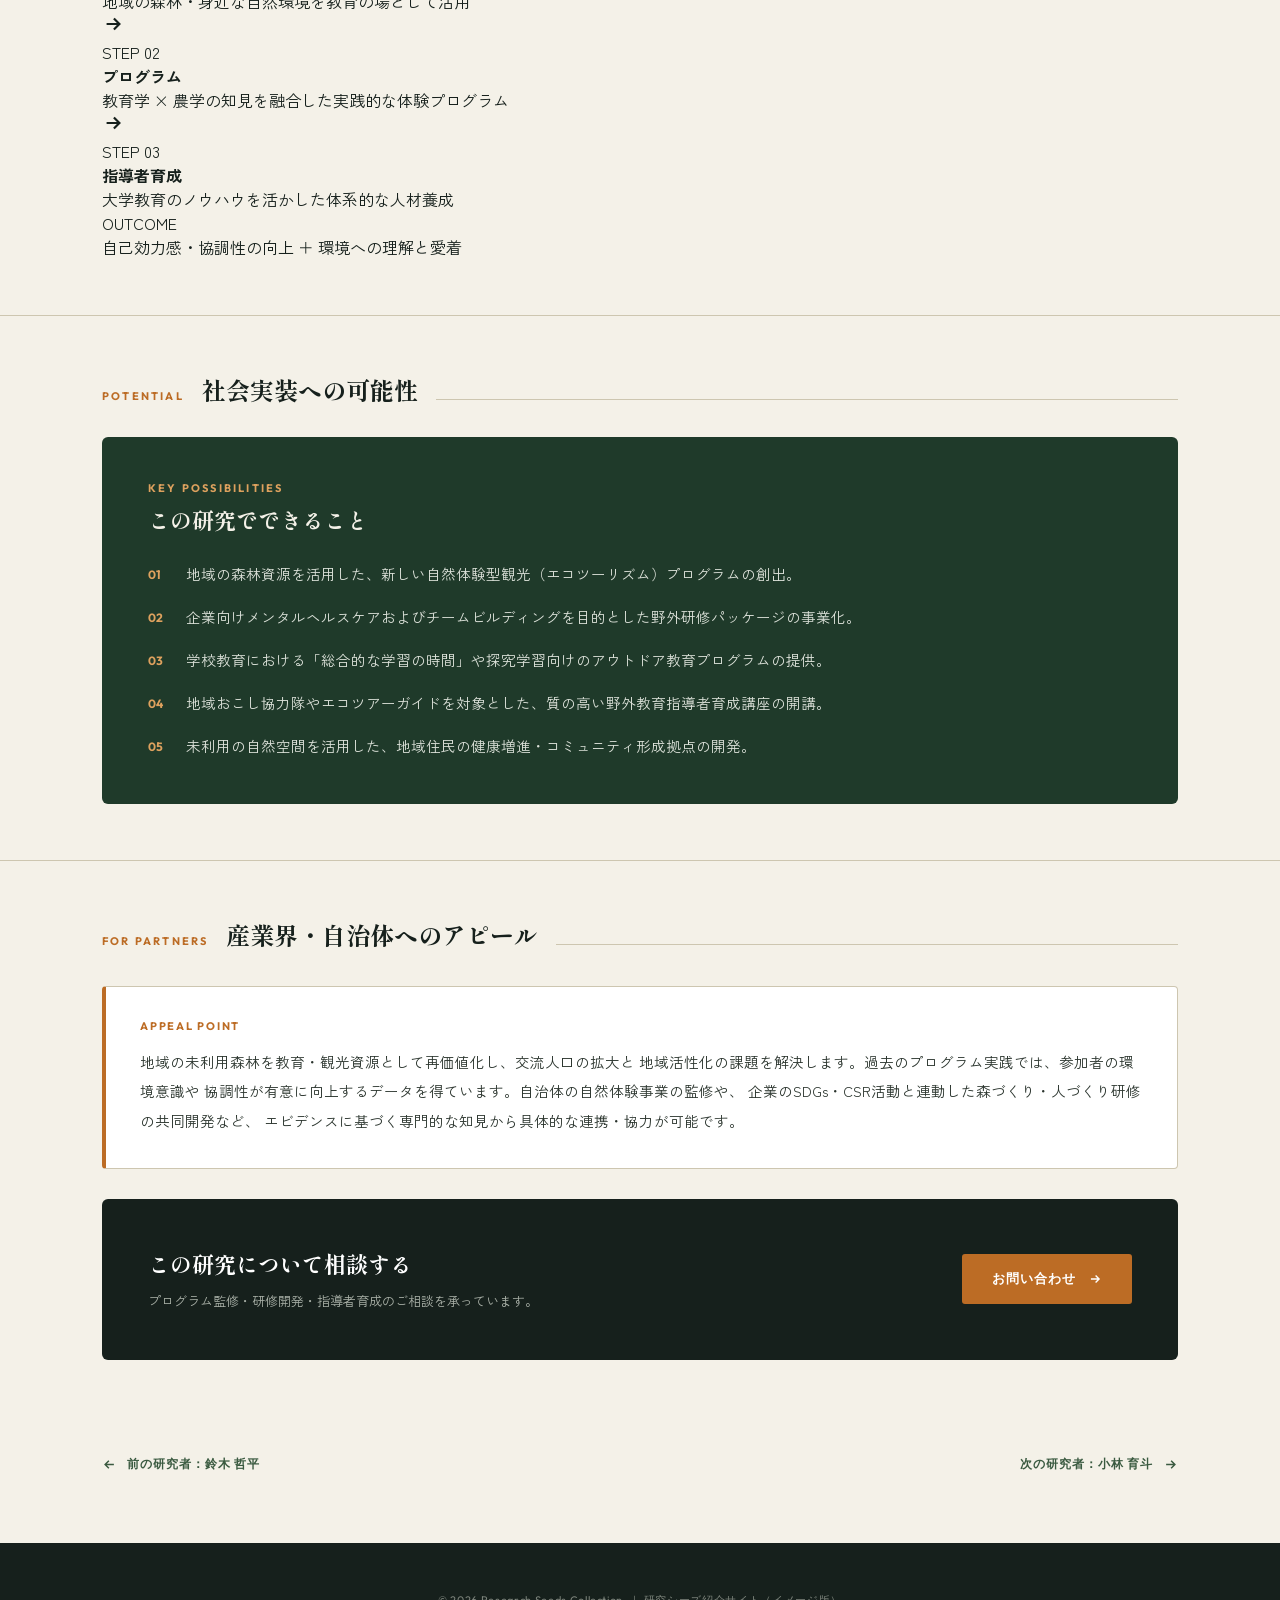
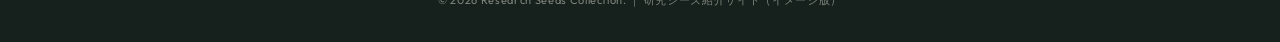
<file: yamada.html>
<!DOCTYPE html>
<html lang="ja">
<head>
<meta charset="UTF-8">
<meta name="viewport" content="width=device-width, initial-scale=1">
<title>山田 亮 ｜ 研究シーズ集</title>
<link rel="preconnect" href="https://fonts.googleapis.com">
<link rel="preconnect" href="https://fonts.gstatic.com" crossorigin>
<link href="https://fonts.googleapis.com/css2?family=Zen+Kaku+Gothic+New:wght@400;500;700;900&family=Shippori+Mincho:wght@600;700;800&family=Outfit:wght@300;400;500;600;700&display=swap" rel="stylesheet">
<link rel="stylesheet" href="researcher.css">

</head>
<body>

<header>
<div class="wrap nav">
  <a class="brand" href="index.html">
    <span class="mark">RESEARCH SEEDS</span>
    <span class="jp">研究シーズ集</span>
  </a>
  <a class="back" href="index.html">
    <svg width="16" height="16" viewBox="0 0 24 24" fill="none" stroke-width="2.4">
      <path d="M19 12H5M11 6l-6 6 6 6"/>
    </svg>
    研究者一覧へ
  </a>
</div>
</header>

<div class="wrap">
  <div class="crumb"><a href="index.html">研究者一覧</a> ／ <span>山田 亮</span></div>
</div>

<!-- HERO -->
<section class="r-hero">
  <div class="wrap r-hero-grid">
    <div class="reveal">
      <div class="r-seedno">SEEDS / 02</div>
      <div class="r-fields">
        <span class="tag">OUTDOOR EDU.</span>
        <span class="tag">FOREST</span>
        <span class="tag">ECOTOURISM</span>
      </div>
      <h1 class="r-title">自然環境を活用した野外・森林教育<br>プログラムの開発と指導者育成</h1>
      <div class="r-name-line">
        <div>
          <div class="r-name">山田　亮</div>
        </div>
        <div class="r-role">PROFESSOR ｜ 教授</div>
      </div>
      <div class="r-degree">博士（農学）</div>
      <div class="r-affil">スポーツ文化専攻</div>
    </div>
    <div class="r-photo reveal">
      <div class="frame">
        <img src="assets/yamada.jpg" alt="山田 亮 教授">
      </div>
      <span class="corner c1"></span>
      <span class="corner c2"></span>
    </div>
  </div>
</section>

<!-- 研究内容 -->
<section class="block">
  <div class="wrap">
    <div class="block-head reveal">
      <span class="en">RESEARCH</span>
      <span class="jp">研究内容</span>
      <span class="ln"></span>
    </div>
    <div class="body-text reveal">
      <p>
        <strong>【背景・課題】</strong><br>
        現代社会では、子どもから大人まで自然と直接触れ合う機会が著しく減少し、
        心身の健康維持や環境保全意識の低下が大きな課題となっています。同時に、
        安全かつ質の高い自然体験を提供できる専門的な野外教育指導者の不足も
        深刻な問題です。
      </p>
      <p>
        <strong>【特徴】</strong><br>
        本研究では、地域の森林や身近な自然環境をフィールドとし、教育学と農学の
        知見を融合させた効果的な野外教育・森林教育プログラムを開発しています。
        北海道の広大で豊かな自然環境を活かした実践的なプログラム構築と、大学
        教育における体系的な人材養成のノウハウを有している点が最大の強みです。
      </p>
      <p>
        <strong>【利点・効果】</strong><br>
        開発したプログラムを継続的に実践することで、参加者の自己効力感の向上や
        他者との協調性の育成といった教育的効果に加え、自然環境に対する深い理解と
        愛着を促す効果が実証されています。
      </p>
      <p>
        <strong>【活用先】</strong><br>
        教育現場（小中高校の総合学習や学校行事）での導入はもちろん、自治体が
        推進する自然体験事業、企業の社員研修（チームビルディングやメンタル
        ヘルスケア）、エコツーリズムを展開する観光産業など、多岐にわたる分野での
        応用・展開が可能です。
      </p>
    </div>

    <div class="flowfig reveal">
      <div class="ftt">FIG.01 — 野外・森林教育プログラムの構造</div>
      <div class="flow">
        <div class="flow-step">
          <div class="sn">STEP 01</div>
          <h4>フィールド</h4>
          <p>地域の森林・身近な自然環境を教育の場として活用</p>
        </div>
        <div class="flow-arrow">
          <svg width="22" height="22" viewBox="0 0 24 24" fill="none" stroke="currentColor" stroke-width="2.4"><path d="M5 12h14M13 6l6 6-6 6"/></svg>
        </div>
        <div class="flow-step">
          <div class="sn">STEP 02</div>
          <h4>プログラム</h4>
          <p>教育学 × 農学の知見を融合した実践的な体験プログラム</p>
        </div>
        <div class="flow-arrow">
          <svg width="22" height="22" viewBox="0 0 24 24" fill="none" stroke="currentColor" stroke-width="2.4"><path d="M5 12h14M13 6l6 6-6 6"/></svg>
        </div>
        <div class="flow-step">
          <div class="sn">STEP 03</div>
          <h4>指導者育成</h4>
          <p>大学教育のノウハウを活かした体系的な人材養成</p>
        </div>
      </div>
      <div class="flow-result">
        <div class="rl">OUTCOME</div>
        <div class="rt">自己効力感・協調性の向上 ＋ 環境への理解と愛着</div>
      </div>
    </div>
  </div>
</section>

<!-- 社会実装 -->
<section class="block">
  <div class="wrap">
    <div class="block-head reveal">
      <span class="en">POTENTIAL</span>
      <span class="jp">社会実装への可能性</span>
      <span class="ln"></span>
    </div>
    <div class="appeal reveal">
      <div class="ah">KEY POSSIBILITIES</div>
      <div class="aj">この研究でできること</div>
      <ul>
        <li><span class="n">01</span>地域の森林資源を活用した、新しい自然体験型観光（エコツーリズム）プログラムの創出。</li>
        <li><span class="n">02</span>企業向けメンタルヘルスケアおよびチームビルディングを目的とした野外研修パッケージの事業化。</li>
        <li><span class="n">03</span>学校教育における「総合的な学習の時間」や探究学習向けのアウトドア教育プログラムの提供。</li>
        <li><span class="n">04</span>地域おこし協力隊やエコツアーガイドを対象とした、質の高い野外教育指導者育成講座の開講。</li>
        <li><span class="n">05</span>未利用の自然空間を活用した、地域住民の健康増進・コミュニティ形成拠点の開発。</li>
      </ul>
    </div>
  </div>
</section>

<!-- アピールポイント -->
<section class="block">
  <div class="wrap">
    <div class="block-head reveal">
      <span class="en">FOR PARTNERS</span>
      <span class="jp">産業界・自治体へのアピール</span>
      <span class="ln"></span>
    </div>
    <div class="pitch reveal">
      <div class="ph">APPEAL POINT</div>
      <p>
        地域の未利用森林を教育・観光資源として再価値化し、交流人口の拡大と
        地域活性化の課題を解決します。過去のプログラム実践では、参加者の環境意識や
        協調性が有意に向上するデータを得ています。自治体の自然体験事業の監修や、
        企業のSDGs・CSR活動と連動した森づくり・人づくり研修の共同開発など、
        エビデンスに基づく専門的な知見から具体的な連携・協力が可能です。
      </p>
    </div>

    <div class="cta reveal">
      <div class="ct">
        <h3>この研究について相談する</h3>
        <p>プログラム監修・研修開発・指導者育成のご相談を承っています。</p>
      </div>
      <a class="btn" href="index.html#contact">
        お問い合わせ
        <svg width="14" height="14" viewBox="0 0 24 24" fill="none" stroke="#fff" stroke-width="2.4">
          <path d="M5 12h14M13 6l6 6-6 6"/>
        </svg>
      </a>
    </div>
  </div>
</section>

<div class="wrap">
  <div class="prevnext">
    <a class="pn" href="suzuki.html">
      <svg width="15" height="15" viewBox="0 0 24 24" fill="none" stroke="currentColor" stroke-width="2.4">
        <path d="M19 12H5M11 6l-6 6 6 6"/>
      </svg>
      前の研究者：鈴木 哲平
    </a>
    <a class="pn" href="kobayashi.html">
      次の研究者：小林 育斗
      <svg width="15" height="15" viewBox="0 0 24 24" fill="none" stroke="currentColor" stroke-width="2.4">
        <path d="M5 12h14M13 6l6 6-6 6"/>
      </svg>
    </a>
  </div>
</div>

<footer>
  <div class="wrap">
    <div class="foot-bottom">© 2026 Research Seeds Collection. ｜ 研究シーズ紹介サイト（イメージ版）</div>
  </div>
</footer>

<script>
const io=new IntersectionObserver(es=>{
  es.forEach(e=>{if(e.isIntersecting){e.target.classList.add('in');io.unobserve(e.target)}});
},{threshold:.14});
document.querySelectorAll('.reveal').forEach(el=>io.observe(el));
</script>
</body>
</html>
</file>
<file: style.css>
:root{
  --ink:#16201c;
  --paper:#f4f1e8;
  --paper-2:#ebe6d6;
  --moss:#3a5a40;
  --moss-deep:#1f3a2a;
  --clay:#bc6c25;
  --clay-soft:#dda15e;
  --line:#cdc6b0;
  --white:#ffffff;
  --hue-mirai:#2a4d8f;    /* 北教大・未来の学び協創研究センター */
  --hue-iwa:#3e7a5e;      /* 北教大・岩見沢校 */
  --tgu-inc:#7a3142;      /* 学芸大・教育インキュベーションセンター */
}
*{margin:0;padding:0;box-sizing:border-box}
html{scroll-behavior:smooth}
body{font-family:'Zen Kaku Gothic New','Outfit',sans-serif;background:var(--paper);
  color:var(--ink);-webkit-font-smoothing:antialiased;overflow-x:hidden}
a{color:inherit;text-decoration:none}
.wrap{max-width:1200px;margin:0 auto;padding:0 32px}

/* host site bar */
.host-bar{background:var(--moss-deep);color:#cfd4cc;font-size:11.5px;
  padding:8px 0;letter-spacing:.04em}
.host-bar .wrap{display:flex;align-items:center;gap:8px;flex-wrap:wrap}
.host-bar a{color:var(--clay-soft)}
.host-bar a:hover{color:#fff}
.host-bar .sep{opacity:.4}

/* header */
header{position:sticky;top:0;z-index:50;background:rgba(244,241,232,.92);
  backdrop-filter:blur(12px);border-bottom:1px solid var(--line)}
.nav{display:flex;align-items:center;justify-content:space-between;height:78px}
.brand{display:flex;flex-direction:column;line-height:1.2}
.brand .mark{font-family:'Outfit',sans-serif;font-weight:700;font-size:12px;
  letter-spacing:.22em;color:var(--moss)}
.brand .jp{font-family:'Shippori Mincho',serif;font-weight:800;font-size:18px;
  margin-top:4px}
.brand .sub{font-size:10.5px;color:#7a8079;margin-top:3px;letter-spacing:.04em}
.nav ul{display:flex;gap:30px;list-style:none}
.nav ul a{font-family:'Outfit',sans-serif;font-size:12.5px;font-weight:500;
  letter-spacing:.08em;position:relative;padding:6px 0}
.nav ul a::after{content:"";position:absolute;left:0;bottom:0;width:0;height:2px;
  background:var(--clay);transition:width .3s ease}
.nav ul a:hover::after{width:100%}
@media(max-width:840px){.nav ul{display:none}}

/* hero */
.hero{position:relative;padding:88px 0 76px;overflow:hidden}
.hero-grid{position:absolute;inset:0;
  background-image:linear-gradient(var(--line) 1px,transparent 1px),
    linear-gradient(90deg,var(--line) 1px,transparent 1px);
  background-size:64px 64px;opacity:.32;
  -webkit-mask-image:radial-gradient(ellipse 70% 60% at 70% 30%,#000,transparent);
  mask-image:radial-gradient(ellipse 70% 60% at 70% 30%,#000,transparent)}
.hero-inner{position:relative}
.eyebrow{display:inline-flex;align-items:center;gap:10px;
  font-family:'Outfit',sans-serif;font-size:12px;font-weight:600;
  letter-spacing:.2em;color:var(--clay);margin-bottom:24px}
.eyebrow::before{content:"";width:32px;height:1px;background:var(--clay)}
.hero h1{font-family:'Shippori Mincho',serif;font-weight:800;
  font-size:clamp(34px,5.4vw,68px);line-height:1.22;letter-spacing:.01em;max-width:20ch}
.hero h1 .accent{color:var(--moss);position:relative}
.hero h1 .accent::after{content:"";position:absolute;left:0;right:0;bottom:.08em;
  height:.18em;background:var(--clay-soft);opacity:.55;z-index:-1}
.hero p.lead{margin-top:28px;max-width:60ch;font-size:15.5px;line-height:2.05;color:#3c463f}

/* 3つの主催組織チップ */
.tri-orgs{display:grid;grid-template-columns:repeat(3,1fr);gap:14px;margin-top:38px}
@media(max-width:880px){.tri-orgs{grid-template-columns:1fr}}
.org-chip{
  display:flex;align-items:center;gap:13px;background:var(--white);
  border:1px solid var(--line);border-radius:4px;padding:16px 18px;
  transition:transform .3s cubic-bezier(.2,.7,.2,1),box-shadow .3s ease,border-color .3s ease;
  position:relative;color:inherit;
}
a.org-chip:hover{
  transform:translateY(-3px);
  box-shadow:0 14px 28px -16px rgba(31,58,42,.35);
  border-color:var(--clay);
}
.org-chip .ico{
  width:42px;height:42px;border-radius:50%;display:flex;align-items:center;
  justify-content:center;color:#fff;font-family:'Shippori Mincho',serif;
  font-weight:800;font-size:16px;flex-shrink:0;
}
.org-chip.o1 .ico{background:var(--hue-mirai)}
.org-chip.o2 .ico{background:var(--hue-iwa)}
.org-chip.o3 .ico{background:var(--tgu-inc)}
.org-chip .name .ja{font-family:'Shippori Mincho',serif;font-weight:700;font-size:13px;
  line-height:1.45}
.org-chip .name .univ{font-size:10.5px;color:#7a8079;margin-top:3px;
  font-family:'Outfit',sans-serif;letter-spacing:.04em}
.org-chip .ext{position:absolute;top:10px;right:10px;
  width:22px;height:22px;border-radius:50%;background:var(--paper-2);
  display:flex;align-items:center;justify-content:center;
  transition:background .3s ease}
a.org-chip:hover .ext{background:var(--clay)}
.org-chip .ext svg{stroke:var(--moss);transition:stroke .3s ease}
a.org-chip:hover .ext svg{stroke:#fff}

.hero-stats{display:flex;gap:44px;margin-top:42px;flex-wrap:wrap}
.hero-stats .stat .num{font-family:'Outfit',sans-serif;font-weight:700;
  font-size:38px;color:var(--moss-deep);line-height:1}
.hero-stats .stat .lab{font-size:11.5px;letter-spacing:.12em;color:#6a7068;
  margin-top:6px;font-family:'Outfit',sans-serif}

/* concept */
.concept{padding:68px 0;background:var(--paper-2)}
.concept-grid{display:grid;grid-template-columns:1.1fr 1.4fr;gap:48px;align-items:center}
@media(max-width:880px){.concept-grid{grid-template-columns:1fr;gap:32px}}
.concept-art{background:var(--white);border:1px solid var(--line);border-radius:4px;
  padding:34px;position:relative;aspect-ratio:5/4.4;
  display:flex;align-items:center;justify-content:center}
.concept-art svg{width:100%;height:100%;max-width:420px}
.concept-text .ev{font-family:'Outfit',sans-serif;font-weight:700;font-size:12px;
  letter-spacing:.2em;color:var(--clay);margin-bottom:14px}
.concept-text h2{font-family:'Shippori Mincho',serif;font-weight:800;
  font-size:clamp(24px,3vw,32px);line-height:1.5;margin-bottom:20px}
.concept-text p{font-size:14.5px;line-height:2.05;color:#3c463f;margin-bottom:14px}
.concept-text p:last-child{margin-bottom:0}

/* section */
.section{padding:90px 0}
.sec-head{display:flex;align-items:flex-end;justify-content:space-between;
  margin-bottom:38px;flex-wrap:wrap;gap:20px}
.sec-head .t .en{font-family:'Outfit',sans-serif;font-size:12px;font-weight:600;
  letter-spacing:.22em;color:var(--clay)}
.sec-head .t .jp{font-family:'Shippori Mincho',serif;font-weight:800;
  font-size:clamp(26px,3.4vw,36px);margin-top:10px}
.sec-head .desc{max-width:36ch;font-size:13px;line-height:1.95;color:#5a625a}

/* filter */
.filters{display:flex;gap:8px;margin-bottom:30px;flex-wrap:wrap;align-items:center}
.filters .fl{font-family:'Outfit',sans-serif;font-size:11px;font-weight:600;
  letter-spacing:.12em;color:#7a8079;margin-right:8px}
.fbtn{font-family:'Zen Kaku Gothic New',sans-serif;font-size:12.5px;font-weight:500;
  background:var(--white);border:1px solid var(--line);color:#3c463f;
  padding:9px 16px;border-radius:99px;cursor:pointer;transition:all .25s ease;
  display:inline-flex;align-items:center;gap:8px}
.fbtn:hover{border-color:var(--clay)}
.fbtn.active{background:var(--moss-deep);border-color:var(--moss-deep);color:#fff}
.fbtn .dot{width:8px;height:8px;border-radius:50%;display:inline-block}
.fbtn[data-f="o1"] .dot{background:var(--hue-mirai)}
.fbtn[data-f="o2"] .dot{background:var(--hue-iwa)}
.fbtn[data-f="o3"] .dot{background:var(--tgu-inc)}

/* cards */
.cards{display:grid;grid-template-columns:repeat(3,1fr);gap:24px}
@media(max-width:980px){.cards{grid-template-columns:repeat(2,1fr)}}
@media(max-width:640px){.cards{grid-template-columns:1fr}}
.card{background:var(--white);border:1px solid var(--line);border-radius:4px;
  overflow:hidden;display:flex;flex-direction:column;
  transition:transform .4s cubic-bezier(.2,.7,.2,1),box-shadow .4s ease,opacity .3s;
  position:relative}
.card:hover{transform:translateY(-6px);box-shadow:0 22px 44px -22px rgba(31,58,42,.4)}
.card.hidden{display:none}
.card-univ-bar{height:5px;background:var(--moss)}
.card[data-org="o1"] .card-univ-bar{background:var(--hue-mirai)}
.card[data-org="o2"] .card-univ-bar{background:var(--hue-iwa)}
.card[data-org="o3"] .card-univ-bar{background:var(--tgu-inc)}

.card-photo{position:relative;aspect-ratio:4/3.3;overflow:hidden;background:var(--paper-2)}
.card-photo img{width:100%;height:100%;object-fit:cover;object-position:center top;
  filter:saturate(.96);transition:transform .6s cubic-bezier(.2,.7,.2,1)}
.card:hover .card-photo img{transform:scale(1.05)}
.card-photo .placeholder{width:100%;height:100%;display:flex;align-items:center;
  justify-content:center;background:linear-gradient(135deg,var(--paper-2) 0%,#dcd5bf 100%)}
.card-photo .placeholder svg{width:42%;opacity:.45}
.card-no{position:absolute;top:12px;left:12px;
  font-family:'Outfit',sans-serif;font-weight:700;font-size:11px;
  letter-spacing:.1em;color:#fff;background:rgba(31,58,42,.78);
  padding:5px 11px;border-radius:2px}
.card-univ-badge{position:absolute;top:12px;right:12px;
  font-family:'Outfit',sans-serif;font-size:9.5px;font-weight:700;
  letter-spacing:.08em;color:#fff;padding:5px 9px;border-radius:2px;
  max-width:62%;text-align:right;line-height:1.3}
.card[data-org="o1"] .card-univ-badge{background:var(--hue-mirai)}
.card[data-org="o2"] .card-univ-badge{background:var(--hue-iwa)}
.card[data-org="o3"] .card-univ-badge{background:var(--tgu-inc)}
.card-field{position:absolute;bottom:12px;left:12px;right:12px;
  display:flex;flex-wrap:wrap;gap:5px}
.tag{font-family:'Outfit',sans-serif;font-size:10px;font-weight:600;
  letter-spacing:.05em;background:rgba(244,241,232,.94);color:var(--moss-deep);
  padding:4px 9px;border-radius:2px}
.card-body{padding:22px 22px 24px;display:flex;flex-direction:column;flex:1}
.card-role{font-family:'Outfit',sans-serif;font-size:10.5px;font-weight:600;
  letter-spacing:.13em;color:var(--clay)}
.card-name{font-family:'Shippori Mincho',serif;font-weight:800;font-size:22px;
  margin-top:6px}
.card-affil{font-size:11.5px;color:#6a7068;margin-top:5px;line-height:1.55}
.card-title{font-size:13.5px;line-height:1.7;font-weight:500;margin-top:14px;color:#26302a}
.card-link{margin-top:auto;padding-top:18px;display:flex;align-items:center;
  justify-content:space-between}
.card-link span{font-family:'Outfit',sans-serif;font-size:11.5px;font-weight:600;
  letter-spacing:.1em;color:var(--moss)}
.card-link .arr{width:32px;height:32px;border-radius:50%;border:1px solid var(--line);
  display:flex;align-items:center;justify-content:center;
  transition:background .3s,border-color .3s}
.card:hover .card-link .arr{background:var(--clay);border-color:var(--clay)}
.card-link .arr svg{stroke:var(--moss);transition:stroke .3s}
.card:hover .card-link .arr svg{stroke:#fff}

/* recruit */
.recruit{background:linear-gradient(135deg,var(--moss-deep) 0%,#13261b 100%);
  color:var(--paper)}
.recruit .wrap{padding:80px 32px}
.recruit-grid{display:grid;grid-template-columns:1fr 1.2fr;gap:56px;align-items:center}
@media(max-width:880px){.recruit-grid{grid-template-columns:1fr;gap:34px}}
.recruit h2{font-family:'Shippori Mincho',serif;font-weight:800;
  font-size:clamp(26px,3.4vw,36px);line-height:1.4;margin-bottom:18px}
.recruit h2 .hl{color:var(--clay-soft)}
.recruit .lead{font-size:14.5px;line-height:2;color:#c6cdc4;margin-bottom:24px}
.recruit-eyebrow{font-family:'Outfit',sans-serif;font-size:11px;font-weight:700;
  letter-spacing:.22em;color:var(--clay-soft);margin-bottom:18px;
  display:inline-flex;align-items:center;gap:10px}
.recruit-eyebrow::before{content:"";width:30px;height:1px;background:var(--clay-soft)}
.steps{display:flex;flex-direction:column;gap:14px}
.step{background:rgba(255,255,255,.05);border:1px solid rgba(255,255,255,.1);
  padding:18px 22px;border-radius:4px;display:grid;grid-template-columns:auto 1fr;
  gap:16px;align-items:flex-start}
.step .sn{font-family:'Outfit',sans-serif;font-weight:700;font-size:13px;
  color:var(--clay-soft);letter-spacing:.06em;padding-top:2px;min-width:30px}
.step h4{font-family:'Shippori Mincho',serif;font-weight:700;font-size:15px;margin-bottom:6px}
.step p{font-size:12.5px;line-height:1.8;color:#a8b1a6}
.recruit-cta{margin-top:24px;display:inline-flex;align-items:center;gap:12px;
  background:var(--clay);color:#fff;padding:15px 28px;border-radius:3px;
  font-family:'Outfit',sans-serif;font-weight:600;font-size:12.5px;letter-spacing:.08em;
  transition:background .3s,transform .3s}
.recruit-cta:hover{background:var(--clay-soft);transform:translateY(-3px)}

/* contact section */
.contact-block{padding:70px 0;background:var(--white);border-top:1px solid var(--line)}
.contact-grid{display:grid;grid-template-columns:1fr 1fr;gap:48px;align-items:start}
@media(max-width:760px){.contact-grid{grid-template-columns:1fr;gap:30px}}
.contact-eyebrow{font-family:'Outfit',sans-serif;font-size:11px;font-weight:700;
  letter-spacing:.22em;color:var(--clay);margin-bottom:14px}
.contact-block h2{font-family:'Shippori Mincho',serif;font-weight:800;
  font-size:clamp(24px,3vw,30px);line-height:1.45;margin-bottom:16px}
.contact-block p{font-size:13.5px;line-height:1.95;color:#3c463f}
.contact-card{background:var(--paper);border:1px solid var(--line);border-radius:4px;
  padding:28px 32px}
.contact-card .ck{font-family:'Outfit',sans-serif;font-size:10.5px;font-weight:700;
  letter-spacing:.16em;color:var(--moss);margin-bottom:10px}
.contact-card .cn{font-family:'Shippori Mincho',serif;font-weight:700;font-size:17px;
  margin-bottom:6px}
.contact-card .ca{font-size:12.5px;color:#5a625a;line-height:1.7;margin-bottom:14px}
.contact-card a.cl{display:inline-flex;align-items:center;gap:8px;
  font-family:'Outfit',sans-serif;font-size:12px;font-weight:600;
  letter-spacing:.08em;color:var(--clay)}
.contact-card a.cl:hover{color:var(--moss-deep)}

/* partners */
.partners{padding:60px 0;background:var(--paper-2);border-top:1px solid var(--line)}
.partners h3{font-family:'Shippori Mincho',serif;font-weight:700;font-size:18px;
  text-align:center;margin-bottom:8px}
.partners .sub{text-align:center;font-size:12px;color:#7a8079;margin-bottom:32px}
.partners-list{display:flex;justify-content:center;gap:48px;flex-wrap:wrap;align-items:center}
.partner{font-family:'Shippori Mincho',serif;font-weight:700;font-size:15px;color:#7a8079}

/* footer */
footer{background:var(--ink);color:#cfd4cc;padding:58px 0 36px}
.foot-top{display:grid;grid-template-columns:1.4fr 2fr;gap:48px;
  padding-bottom:34px;border-bottom:1px solid #2c352f}
@media(max-width:760px){.foot-top{grid-template-columns:1fr;gap:32px}}
.foot-brand .jp{font-family:'Shippori Mincho',serif;font-weight:800;font-size:18px;color:#fff}
.foot-brand .en{font-family:'Outfit',sans-serif;font-size:10.5px;letter-spacing:.2em;
  color:var(--clay-soft);margin-top:7px}
.foot-brand .meta{font-size:11.5px;color:#8a9189;margin-top:14px;line-height:1.8}
.foot-orgs{display:grid;grid-template-columns:1fr 1fr 1fr;gap:18px}
@media(max-width:600px){.foot-orgs{grid-template-columns:1fr}}
.foot-org{background:rgba(255,255,255,.04);border:1px solid #2c352f;
  border-radius:4px;padding:16px 18px}
.foot-org .lk{font-family:'Outfit',sans-serif;font-size:9.5px;font-weight:700;
  letter-spacing:.14em;color:var(--clay-soft);margin-bottom:8px}
.foot-org .ln{font-family:'Shippori Mincho',serif;font-weight:700;font-size:13px;
  color:#fff;line-height:1.5;margin-bottom:8px}
.foot-org a{font-size:11px;color:#a8b1a6;display:inline-flex;align-items:center;gap:6px}
.foot-org a:hover{color:var(--clay-soft)}
.foot-bottom{padding-top:26px;display:flex;justify-content:space-between;flex-wrap:wrap;
  gap:14px;font-family:'Outfit',sans-serif;font-size:11px;
  letter-spacing:.06em;color:#7d847c}
.foot-bottom a{color:#7d847c}
.foot-bottom a:hover{color:var(--clay-soft)}

/* reveal */
.reveal{opacity:0;transform:translateY(28px);
  transition:opacity .7s ease,transform .7s cubic-bezier(.2,.7,.2,1)}
.reveal.in{opacity:1;transform:none}
</file>
<file: researcher.css>
:root{
  --ink:#16201c;
  --paper:#f4f1e8;
  --paper-2:#ebe6d6;
  --moss:#3a5a40;
  --moss-deep:#1f3a2a;
  --clay:#bc6c25;
  --clay-soft:#dda15e;
  --line:#cdc6b0;
  --white:#ffffff;
}
*{margin:0;padding:0;box-sizing:border-box}
html{scroll-behavior:smooth}
body{
  font-family:'Zen Kaku Gothic New','Outfit',sans-serif;
  background:var(--paper);color:var(--ink);
  -webkit-font-smoothing:antialiased;overflow-x:hidden;
}
a{color:inherit;text-decoration:none}
.wrap{max-width:1140px;margin:0 auto;padding:0 32px}

/* header */
header{
  position:sticky;top:0;z-index:50;
  background:rgba(244,241,232,.88);backdrop-filter:blur(12px);
  border-bottom:1px solid var(--line);
}
.nav{display:flex;align-items:center;justify-content:space-between;height:74px}
.brand{display:flex;align-items:baseline;gap:12px}
.brand .mark{font-family:'Outfit',sans-serif;font-weight:700;font-size:13px;
  letter-spacing:.22em;color:var(--moss)}
.brand .jp{font-family:'Shippori Mincho',serif;font-weight:800;font-size:19px}
.back{
  display:inline-flex;align-items:center;gap:9px;
  font-family:'Outfit',sans-serif;font-size:12px;font-weight:600;
  letter-spacing:.1em;color:var(--moss);
}
.back svg{stroke:var(--moss);transition:transform .3s ease}
.back:hover svg{transform:translateX(-4px)}

/* breadcrumb */
.crumb{padding:26px 0 0;font-family:'Outfit',sans-serif;font-size:11.5px;
  letter-spacing:.08em;color:#7a8079}
.crumb a:hover{color:var(--clay)}
.crumb span{color:var(--clay)}

/* hero */
.r-hero{padding:34px 0 70px;position:relative}
.r-hero-grid{
  display:grid;grid-template-columns:1.05fr 1fr;gap:56px;align-items:center;
}
@media(max-width:880px){.r-hero-grid{grid-template-columns:1fr;gap:34px}}
.r-seedno{
  font-family:'Outfit',sans-serif;font-weight:700;font-size:12px;
  letter-spacing:.2em;color:var(--clay);margin-bottom:20px;
  display:flex;align-items:center;gap:10px;
}
.r-seedno::before{content:"";width:30px;height:1px;background:var(--clay)}
.r-fields{display:flex;gap:8px;flex-wrap:wrap;margin-bottom:22px}
.r-fields .tag{
  font-family:'Outfit',sans-serif;font-size:10.5px;font-weight:600;
  letter-spacing:.07em;background:var(--moss-deep);color:var(--paper);
  padding:6px 12px;border-radius:2px;
}
.r-title{
  font-family:'Shippori Mincho',serif;font-weight:800;
  font-size:clamp(26px,3.5vw,40px);line-height:1.42;
}
.r-name-line{
  margin-top:28px;display:flex;align-items:baseline;gap:16px;flex-wrap:wrap;
  padding-top:24px;border-top:1px solid var(--line);
}
.r-name{font-family:'Shippori Mincho',serif;font-weight:800;font-size:30px}
.r-role{font-family:'Outfit',sans-serif;font-size:12px;font-weight:600;
  letter-spacing:.12em;color:var(--clay)}
.r-degree{font-size:12.5px;color:#5a625a;margin-top:8px;line-height:1.7}
.r-affil{font-size:13px;color:#3c463f;margin-top:4px}

.r-photo{position:relative}
.r-photo .frame{
  position:relative;border-radius:4px;overflow:hidden;
  border:1px solid var(--line);background:var(--paper-2);
  aspect-ratio:4/4.6;
}
.r-photo .frame img{width:100%;height:100%;object-fit:cover;object-position:center top}
.r-photo .corner{
  position:absolute;width:34px;height:34px;border:2px solid var(--clay);
}
.r-photo .c1{top:-9px;left:-9px;border-right:0;border-bottom:0}
.r-photo .c2{bottom:-9px;right:-9px;border-left:0;border-top:0}

/* section blocks */
.block{padding:56px 0;border-top:1px solid var(--line)}
.block-head{display:flex;align-items:baseline;gap:18px;margin-bottom:30px}
.block-head .en{
  font-family:'Outfit',sans-serif;font-size:11px;font-weight:700;
  letter-spacing:.2em;color:var(--clay);white-space:nowrap;
}
.block-head .jp{
  font-family:'Shippori Mincho',serif;font-weight:800;font-size:24px;
}
.block-head .ln{flex:1;height:1px;background:var(--line)}
.body-text{font-size:15px;line-height:2.15;color:#2a342d;max-width:74ch}
.body-text p+p{margin-top:18px}

/* figure */
.figure{
  margin-top:34px;background:var(--white);border:1px solid var(--line);
  border-radius:4px;overflow:hidden;
}
.figure img{width:100%;display:block;background:var(--white)}
.figure .cap{
  padding:14px 20px;font-size:12px;color:#5a625a;
  border-top:1px solid var(--line);display:flex;gap:10px;align-items:baseline;
}
.figure .cap b{
  font-family:'Outfit',sans-serif;font-size:10.5px;letter-spacing:.1em;
  color:var(--clay);font-weight:700;
}
.fig-duo{display:grid;grid-template-columns:1fr 1fr;gap:24px;margin-top:34px}
@media(max-width:760px){.fig-duo{grid-template-columns:1fr}}
.fig-duo .figure{margin-top:0}

/* appeal list */
.appeal{
  background:var(--moss-deep);color:var(--paper);border-radius:6px;
  padding:44px 46px;
}
@media(max-width:600px){.appeal{padding:34px 26px}}
.appeal .ah{
  font-family:'Outfit',sans-serif;font-size:11px;font-weight:700;
  letter-spacing:.2em;color:var(--clay-soft);margin-bottom:8px;
}
.appeal .aj{
  font-family:'Shippori Mincho',serif;font-weight:700;font-size:22px;
  margin-bottom:26px;
}
.appeal ul{list-style:none;display:grid;gap:16px}
.appeal li{
  display:flex;gap:14px;font-size:14.5px;line-height:1.85;color:#dde2da;
}
.appeal li .n{
  font-family:'Outfit',sans-serif;font-weight:700;font-size:12px;
  color:var(--clay-soft);flex-shrink:0;padding-top:3px;min-width:24px;
}

/* pitch box */
.pitch{
  margin-top:34px;background:var(--white);border:1px solid var(--line);
  border-left:4px solid var(--clay);border-radius:4px;padding:32px 34px;
}
.pitch .ph{
  font-family:'Outfit',sans-serif;font-size:11px;font-weight:700;
  letter-spacing:.16em;color:var(--clay);margin-bottom:14px;
}
.pitch p{font-size:14.5px;line-height:2.05;color:#2a342d}

/* cta */
.cta{
  margin:30px 0 0;background:var(--ink);border-radius:6px;
  padding:48px 46px;display:flex;align-items:center;justify-content:space-between;
  gap:30px;flex-wrap:wrap;
}
.cta .ct h3{font-family:'Shippori Mincho',serif;font-weight:700;
  font-size:22px;color:#fff}
.cta .ct p{font-size:13px;color:#aab1a8;margin-top:10px;line-height:1.8}
.cta a.btn{
  display:inline-flex;align-items:center;gap:12px;
  background:var(--clay);color:#fff;padding:16px 30px;border-radius:3px;
  font-family:'Outfit',sans-serif;font-weight:600;font-size:13px;
  letter-spacing:.08em;transition:background .3s ease,transform .3s ease;
}
.cta a.btn:hover{background:var(--clay-soft);transform:translateY(-3px)}

/* prevnext */
.prevnext{display:flex;justify-content:space-between;
  padding:40px 0 70px;gap:20px;flex-wrap:wrap}
.pn{
  font-family:'Outfit',sans-serif;font-size:12px;font-weight:600;
  letter-spacing:.08em;color:var(--moss);display:flex;align-items:center;gap:10px;
}
.pn:hover{color:var(--clay)}

/* footer */
footer{background:var(--ink);color:#cfd4cc;padding:50px 0 34px}
.foot-bottom{font-family:'Outfit',sans-serif;font-size:11px;
  letter-spacing:.06em;color:#7d847c;text-align:center}

/* auto-update section */
.au-block{background:linear-gradient(180deg,var(--paper) 0%,var(--paper-2) 100%);
  border-top:1px solid var(--line);border-bottom:1px solid var(--line)}
.au-stamp{
  margin-left:auto;font-family:'Outfit',sans-serif;font-size:10px;
  font-weight:600;letter-spacing:.12em;color:var(--clay);
  background:rgba(188,108,37,.08);padding:6px 12px;border-radius:2px;
  display:inline-flex;align-items:center;gap:8px;
}
.au-stamp::before{
  content:"";width:8px;height:8px;border-radius:50%;background:var(--clay);
  animation:pulse 2s ease-in-out infinite;
}
@keyframes pulse{
  0%,100%{opacity:1;transform:scale(1)}
  50%{opacity:.45;transform:scale(.78)}
}
.au-grid{display:grid;grid-template-columns:1fr 1fr;gap:28px}
@media(max-width:760px){.au-grid{grid-template-columns:1fr}}
.au-col{background:var(--white);border:1px solid var(--line);border-radius:4px;
  padding:26px 26px 22px}
.au-h{font-family:'Shippori Mincho',serif;font-weight:700;font-size:16px;
  margin-bottom:18px;padding-bottom:14px;border-bottom:1px solid var(--line);
  display:flex;align-items:center;gap:10px;flex-wrap:wrap}
.au-h .au-src{font-family:'Outfit',sans-serif;font-size:10px;font-weight:600;
  letter-spacing:.1em;color:var(--moss);background:rgba(58,90,64,.08);
  padding:3px 8px;border-radius:2px;margin-left:auto}
.au-list{list-style:none;display:flex;flex-direction:column;gap:16px}
.au-item{display:grid;grid-template-columns:auto 1fr;gap:14px;
  padding-bottom:14px;border-bottom:1px dashed var(--line)}
.au-item:last-child{border-bottom:0;padding-bottom:0}
.au-date{font-family:'Outfit',sans-serif;font-size:11px;font-weight:700;
  color:var(--clay);letter-spacing:.05em;white-space:nowrap;padding-top:2px}
.au-title{font-size:13.5px;line-height:1.65;font-weight:500;color:#26302a}
.au-title a{color:#26302a;border-bottom:1px solid transparent;transition:border-color .3s}
.au-title a:hover{border-color:var(--clay)}
.au-meta{font-size:11.5px;color:#7a8079;margin-top:6px;line-height:1.55}
.au-meta a{color:var(--moss);text-decoration:none}
.au-meta a:hover{color:var(--clay)}
.au-empty{color:#9a9d96;font-style:italic;font-size:12px;display:block}

/* reveal */
.reveal{opacity:0;transform:translateY(26px);
  transition:opacity .7s ease,transform .7s cubic-bezier(.2,.7,.2,1)}
.reveal.in{opacity:1;transform:none}

/* placeholder photo (when real photo not yet uploaded) */


.r-photo .frame.placeholder{
  background:linear-gradient(135deg,var(--paper-2) 0%,#dcd5bf 100%);
  display:flex;align-items:center;justify-content:center;
}
.r-photo .frame.placeholder svg{
  width:55%;height:55%;opacity:.45;
}
.r-photo .frame.placeholder::after{
  content:"PHOTO TO BE UPLOADED";
  position:absolute;bottom:20px;left:0;right:0;text-align:center;
  font-family:'Outfit',sans-serif;font-size:10px;letter-spacing:.18em;
  color:var(--moss-deep);opacity:.65;
}




.quote-block{
  margin-top:34px;background:var(--white);border-left:4px solid var(--moss);
  border-top:1px solid var(--line);border-right:1px solid var(--line);
  border-bottom:1px solid var(--line);padding:30px 36px;border-radius:0 4px 4px 0;
  position:relative;
}
.quote-block::before{
  content:"\201C";
  position:absolute;top:6px;left:18px;font-family:'Shippori Mincho',serif;
  font-size:64px;color:var(--clay-soft);opacity:.5;line-height:1;
}
.quote-block .ql{
  font-family:'Outfit',sans-serif;font-size:10.5px;font-weight:700;
  letter-spacing:.18em;color:var(--moss);margin-bottom:14px;padding-left:32px;
}
.quote-block p{
  padding-left:32px;font-size:15px;line-height:2.05;color:#26302a;
  font-family:'Shippori Mincho',serif;font-weight:500;
}



/* placeholder note */


.tbd{
  background:repeating-linear-gradient(
    45deg, rgba(188,108,37,.04), rgba(188,108,37,.04) 6px,
    rgba(188,108,37,.07) 6px, rgba(188,108,37,.07) 12px
  );
  border:1px dashed var(--clay);border-radius:4px;
  padding:18px 22px;color:#7a6248;font-size:13px;line-height:1.85;
  font-style:italic;
}
.tbd b{color:var(--clay);font-style:normal;font-weight:700;
  font-family:'Outfit',sans-serif;font-size:11px;letter-spacing:.1em;
  display:inline-block;margin-right:8px}

/* placeholder photo */


.r-photo .frame.placeholder{
  background:linear-gradient(135deg,var(--paper-2) 0%,#dcd5bf 100%);
  display:flex;align-items:center;justify-content:center;
}
.r-photo .frame.placeholder svg{width:55%;height:55%;opacity:.45}
.r-photo .frame.placeholder::after{
  content:"PHOTO TO BE UPLOADED";
  position:absolute;bottom:20px;left:0;right:0;text-align:center;
  font-family:'Outfit',sans-serif;font-size:10px;letter-spacing:.18em;
  color:var(--moss-deep);opacity:.65;
}




.areas{display:grid;grid-template-columns:repeat(3,1fr);gap:16px;margin-top:30px}
@media(max-width:760px){.areas{grid-template-columns:1fr 1fr}}
@media(max-width:480px){.areas{grid-template-columns:1fr}}
.area{
  background:var(--white);border:1px solid var(--line);border-radius:4px;
  padding:22px 20px;position:relative;transition:transform .3s ease;
}
.area:hover{transform:translateY(-4px)}
.area .num{
  font-family:'Outfit',sans-serif;font-weight:700;font-size:11px;
  color:var(--clay);letter-spacing:.1em;
}
.area h4{font-family:'Shippori Mincho',serif;font-weight:700;font-size:15px;
  margin:8px 0 10px;line-height:1.5}
.area p{font-size:12px;line-height:1.75;color:#5a625a}




.roles{display:grid;grid-template-columns:1fr 1fr;gap:14px;margin-top:24px}
@media(max-width:600px){.roles{grid-template-columns:1fr}}
.role-item{
  background:var(--paper-2);border-left:3px solid var(--moss);
  padding:14px 18px;font-size:13px;line-height:1.7;color:#26302a;
}
.role-item b{
  font-family:'Outfit',sans-serif;font-size:10px;letter-spacing:.12em;
  color:var(--moss);font-weight:700;display:block;margin-bottom:4px;
}
</file>
